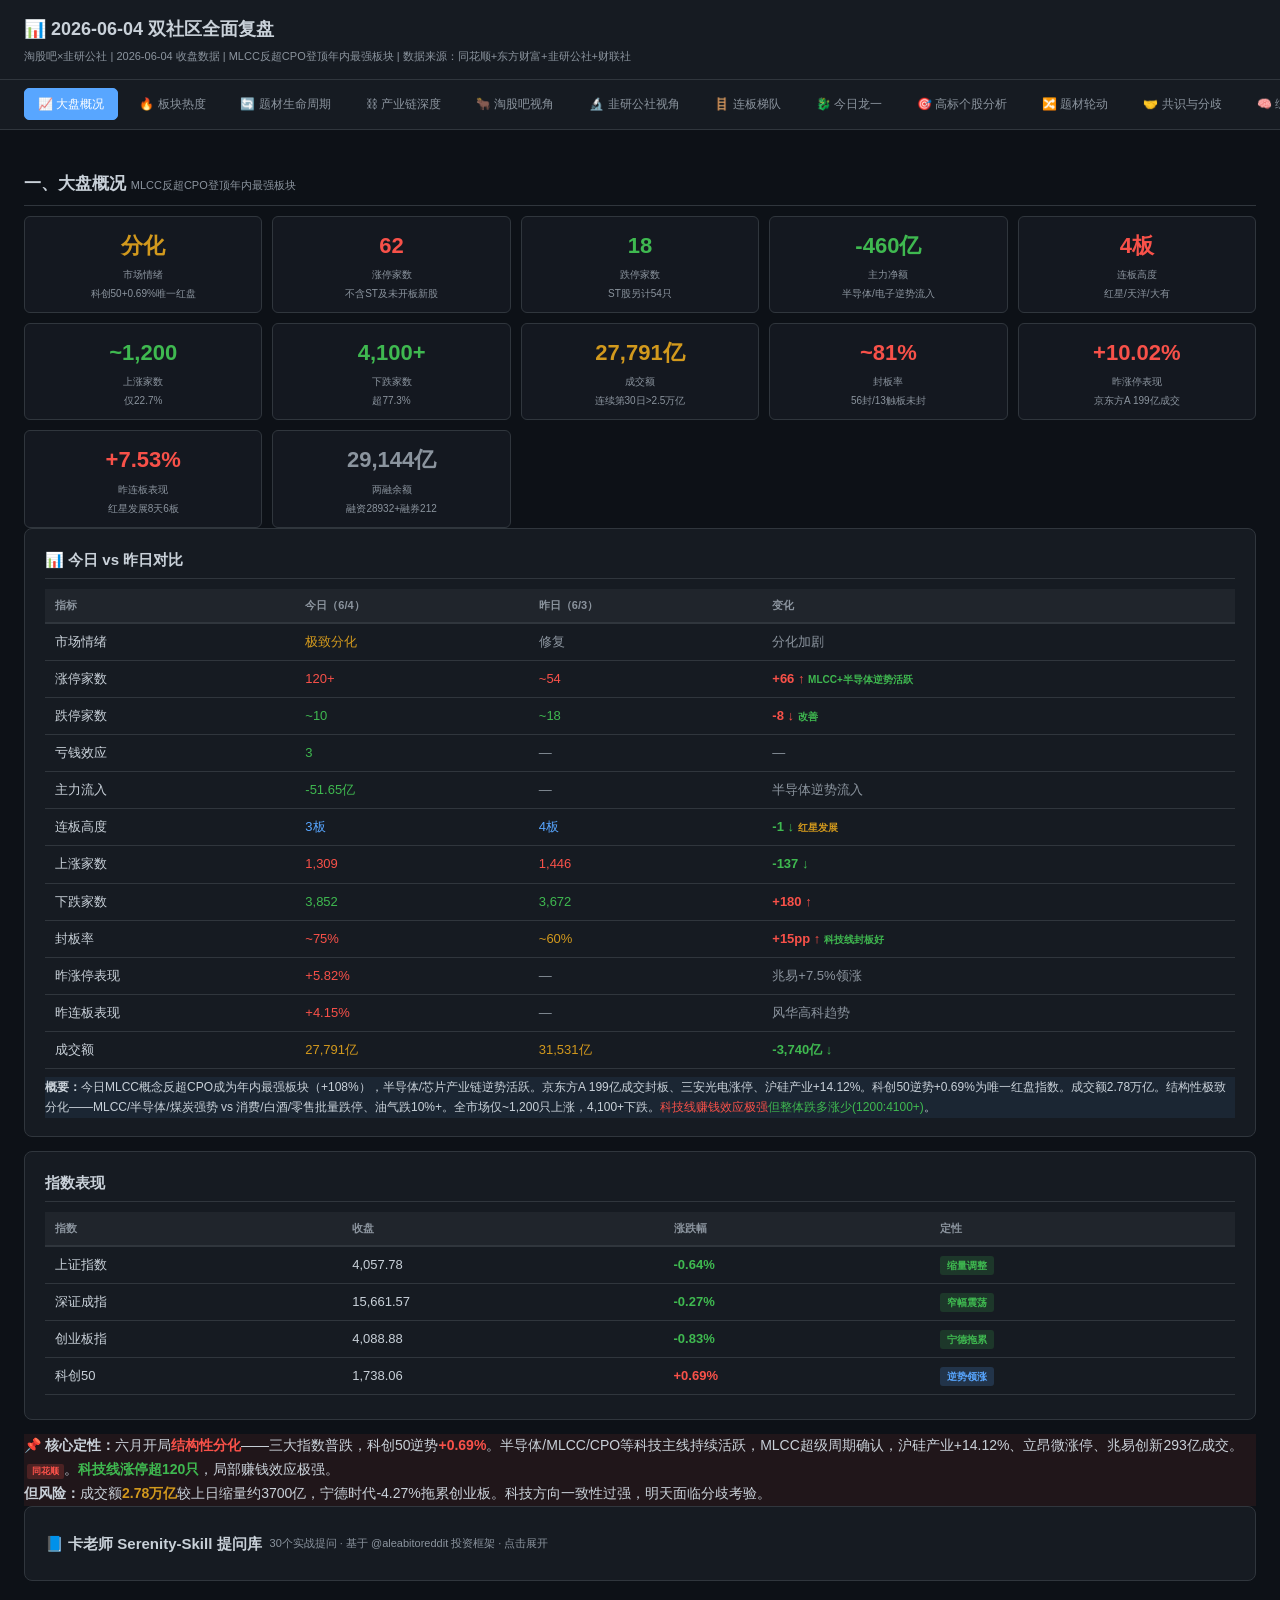
<file: 社区复盘_20260529.html>
<!DOCTYPE html>
<html lang="zh-CN">
<head>
<meta charset="UTF-8">
<meta name="viewport" content="width=device-width,initial-scale=1.0">
<title>06月04日双社区复盘 · 淘股吧×韭研公社</title>
<style>
:root{
  --bg:#0d1117; --card:#161b22; --border:#30363d;
  --text:#c9d1d9; --muted:#8b949e;
  --red:#f85149; --green:#3fb950; --blue:#58a6ff; --gold:#d2991d; --purple:#a371f7;
  --red-bg:rgba(248,81,73,.08); --green-bg:rgba(63,185,80,.08); --blue-bg:rgba(88,166,255,.08); --gold-bg:rgba(210,153,29,.08);
}
*{margin:0;padding:0;box-sizing:border-box}
body{background:var(--bg);color:var(--text);font-family:-apple-system,BlinkMacSystemFont,"PingFang SC","Microsoft YaHei",sans-serif;font-size:14px;line-height:1.7}
a{color:var(--blue);text-decoration:none}
header{background:var(--card);border-bottom:1px solid var(--border);padding:14px 24px;position:sticky;top:0;z-index:100}
header h1{font-size:18px;margin-bottom:2px}
header .meta{font-size:11px;color:var(--muted)}

.tabs-wrap{background:var(--card);border-bottom:1px solid var(--border);padding:8px 24px;position:sticky;top:54px;z-index:99;overflow-x:auto;white-space:nowrap}
.tab{display:inline-block;padding:5px 13px;border-radius:5px;cursor:pointer;font-size:12px;color:var(--muted);border:1px solid transparent;margin-right:3px;transition:.15s}
.tab:hover{color:var(--text);border-color:var(--border)}
.tab.active{background:var(--blue);color:#fff;border-color:var(--blue)}

main{padding:20px 24px;max-width:1500px;margin:0 auto}
.section{display:none}
.section.active{display:block}

.card{background:var(--card);border:1px solid var(--border);border-radius:8px;padding:18px 20px;margin-bottom:14px}
.card h3{font-size:15px;margin-bottom:10px;padding-bottom:6px;border-bottom:1px solid var(--border);display:flex;align-items:center;gap:8px}

.grid2{display:grid;grid-template-columns:repeat(auto-fit,minmax(200px,1fr));gap:10px}
.grid3{display:grid;grid-template-columns:repeat(auto-fit,minmax(300px,1fr));gap:14px}

.stat{background:rgba(22,27,34,.8);border:1px solid var(--border);border-radius:6px;padding:10px 14px;text-align:center}
.stat .v{font-size:22px;font-weight:700}
.stat .l{font-size:10px;color:var(--muted);margin-top:2px}

table{width:100%;border-collapse:collapse;font-size:13px;margin:6px 0}
th{background:rgba(48,54,61,.4);padding:7px 10px;text-align:left;font-weight:600;color:var(--muted);font-size:11px;border-bottom:2px solid var(--border)}
td{padding:7px 10px;border-bottom:1px solid var(--border);vertical-align:top}
tr:hover{background:rgba(48,54,61,.2)}

.tag{display:inline-block;padding:1px 7px;border-radius:3px;font-size:10px;font-weight:700}
.r{background:rgba(248,81,73,.18);color:var(--red)}
.g{background:rgba(63,185,80,.18);color:var(--green)}
.b{background:rgba(88,166,255,.18);color:var(--blue)}
.y{background:rgba(210,153,29,.18);color:var(--gold)}

.up{color:var(--red)} .dn{color:var(--green)} .ne{color:var(--blue)} .warn{color:var(--gold)}

.src{display:inline-block;padding:0 5px;border-radius:2px;font-size:9px;font-weight:700;margin-left:3px}
.st{background:rgba(248,81,73,.2);color:var(--red)}
.sj{background:rgba(88,166,255,.2);color:var(--blue)}

.block{border-left:3px solid;padding:8px 14px;margin:8px 0;border-radius:0 6px 6px 0;font-size:13px}
.bl-red{border-color:var(--red);background:var(--red-bg)}
.bl-green{border-color:var(--green);background:var(--green-bg)}
.bl-blue{border-color:var(--blue);background:var(--blue-bg)}
.bl-gold{border-color:var(--gold);background:var(--gold-bg)}

.chip{display:inline-block;padding:3px 9px;border-radius:12px;font-size:11px;border:1px solid var(--border);margin:2px}
.chip-up{border-color:var(--red);color:var(--red);background:rgba(248,81,73,.08)}
.chip-dn{border-color:var(--green);color:var(--green);background:rgba(63,185,80,.08)}

.quote{background:rgba(163,113,247,.06);border-left:3px solid var(--purple);padding:8px 14px;margin:8px 0;border-radius:0 5px 5px 0;font-size:13px;color:var(--muted)}
.quote strong{color:var(--purple)}

.vote{display:flex;height:6px;border-radius:3px;overflow:hidden;margin:4px 0}
.v-up{background:var(--red)} .v-dn{background:var(--green)} .v-ne{background:var(--border)}
.v-label{font-size:10px;color:var(--muted)}

.badge{display:inline-block;padding:1px 5px;border-radius:2px;font-size:9px;font-weight:700}
.bg{background:rgba(248,81,73,.2);color:var(--red)}
.br{background:rgba(63,185,80,.2);color:var(--green)}

h2{font-size:17px;margin:20px 0 10px;padding-bottom:6px;border-bottom:1px solid var(--border)}

.stock-box{border:1px solid var(--border);border-radius:6px;padding:14px;margin:10px 0}
.stock-box h4{font-size:14px;margin-bottom:6px}
.stock-box .headline{color:var(--muted);font-size:12px;margin-bottom:8px}

/* Collapsible card */
.collapsible-card details{color:var(--text)}
.collapsible-card details summary::-webkit-details-marker{color:var(--gold)}
.collapsible-card details[open] summary span{color:var(--gold)}
.collapsible-card details summary{transition:.2s}
.collapsible-card details summary:hover{color:var(--blue)}
</style>
</head>
<body>

<header>
<h1>📊 2026-06-04 双社区全面复盘</h1>
<div class="meta">淘股吧×韭研公社 | 2026-06-04 收盘数据 | MLCC反超CPO登顶年内最强板块 | 数据来源：同花顺+东方财富+韭研公社+财联社</div>
</header>

<div class="tabs-wrap">
<div class="tab active" onclick="switchTab('s1')">📈 大盘概况</div>
<div class="tab" onclick="switchTab('s2')">🔥 板块热度</div>
<div class="tab" onclick="switchTab('s3')">🔄 题材生命周期</div>
<div class="tab" onclick="switchTab('s4')">⛓ 产业链深度</div>
<div class="tab" onclick="switchTab('s5')">🐂 淘股吧视角</div>
<div class="tab" onclick="switchTab('s6')">🔬 韭研公社视角</div>
<div class="tab" onclick="switchTab('s7')">🪜 连板梯队</div>
<div class="tab" onclick="switchTab('s14')">🐉 今日龙一</div>
<div class="tab" onclick="switchTab('s8')">🎯 高标个股分析</div>
<div class="tab" onclick="switchTab('s9')">🔀 题材轮动</div>
<div class="tab" onclick="switchTab('s10')">🤝 共识与分歧</div>
<div class="tab" onclick="switchTab('s11')">🧠 综合研判</div>
<div class="tab" onclick="switchTab('s12')">📋 明日策略</div>
<div class="tab" onclick="switchTab('s0')">📰 盘前纪要</div>
<div class="tab" onclick="switchTab('s13')">💰 游资实盘</div>
<div class="tab" onclick="switchTab('s15')">🤝 游资参谋团</div>
<div class="tab" onclick="switchTab('s16')">🔬 Serenity</div>
</div>

<main>

<!-- ===== 0. 盘前纪要 ===== -->
<div class="section" id="s0">
<h2>📰 盘前纪要（06月04日） <span class="src sj">韭:盘前纪要 24.3w粉</span> <span style="font-size:12px;color:var(--muted);font-weight:normal">2026-06-04 07:30 · 实时数据</span></h2>

<div class="card">
<h3>No.1 盘前热点事件</h3>

<div class="bl-red" style="margin-bottom:8px">
<strong>一、昨日（06/3）热点回顾</strong><br><span style="font-size:11px;color:var(--muted)">迈威尔:鑫科材料 | CPO电子胶:天洋新材 | MLCC上游碳酸钡:红星发展 | 光纤:亨通光电</span>
<div class="chip-row" style="margin-top:4px">
<span class="chip chip-up">电力:华电能源/粤电力A</span><span class="chip chip-up">电容:江海股份</span><span class="chip chip-up">MLCC:风华高科</span><span class="chip chip-up">PCB:华塑控股/中京电子</span><span class="chip chip-up">光纤:新能泰山</span><span class="chip chip-up">算力:大位科技</span><span class="chip chip-up">金刚石散热:黄河旋风</span>
</div>
</div>

<div class="bl-red" style="margin-bottom:8px">
<strong>二、🚀 太空算力 — 工信部支持前瞻研究，2030年市场规模超万亿美元</strong><br>
工信部支持开展太空算力技术前瞻性研究。4月北京经开区发起筹建太空算力创新中心，发布攻关榜单聚焦可回收火箭/太空光伏/激光通信/抗辐照芯片，单个项目最高资助1000万元。（央视财经）<br>
<span style="font-size:12px;color:var(--muted)">太空算力：顺灏股份、金利华电、雷科防务 | 太空经济：航天机电、航天工程、航天动力、中国卫星、再升科技、西部材料</span>
</div>

<div class="bl-red" style="margin-bottom:8px">
<strong>三、💻 美股SaaS板块领涨 — Snowflake涨超36%</strong><br>
Snowflake Q1营收13.9亿(+33%超预期)，承诺5年向AWS投入60亿美元(AI GPU+自研Graviton芯片)。收购AI智能体平台Natoma。<br>
<span style="font-size:12px;color:var(--muted)">A股映射：华胜天成(AWS合作)、蓝色光标(AWS核心客户)、星环科技(云原生数仓)</span>
</div>

<div class="bl-red" style="margin-bottom:8px">
<strong>四、🖥 戴尔上调AI服务器展望 — 盘后涨超38%</strong><br>
FY2027营收约1670亿美元，其中AI服务器600亿美元(此前约1400亿)。Q1业绩远超预期。<br>
<span style="font-size:12px;color:var(--muted)">PCB:广合科技 | 电源线:泓淋电力 | 散热:飞荣达 | 连接:新亚电子 | 分销:神州数码 | 代工:华勤技术/工业富联</span>
</div>

<div class="bl-red" style="margin-bottom:8px">
<strong>五、🏙 国务院印发《城市更新"十五五"规划》</strong><br>
到2030年城市更新行动取得重要进展。城市开发建设方式转型、安全发展基础、人居环境改善、新旧动能转换。<br>
<span style="font-size:12px;color:var(--muted)">城市更新：新城市、通用电梯、快意电梯、梅轮电梯</span>
</div>

<div class="bl-blue">
<strong>六、📋 行业要闻</strong>
<table style="margin-top:4px">
<tr><td style="width:5%">1</td><td>科创50指数冲高回落涨0.69%，算力硬件股韧性强劲</td><td style="font-size:11px;color:var(--muted)">同花顺快讯</td></tr>
<tr><td style="width:5%">2</td><td>油价今晚下调了！加满一箱油能少花20.5元</td><td style="font-size:11px;color:var(--muted)">同花顺快讯</td></tr>
<tr><td style="width:5%">3</td><td>美股已无恐慌，只剩FOMO！华尔街机构：这一幕像极了1998年</td><td style="font-size:11px;color:var(--muted)">同花顺快讯</td></tr>
<tr><td style="width:5%">4</td><td>拟60亿跨界布局AIDC，光伏龙头直线拉20cm涨停</td><td style="font-size:11px;color:var(--muted)">同花顺快讯</td></tr>
<tr><td style="width:5%">5</td><td>微信正与手机厂商合作推出Agent-to-Agent助手能力</td><td style="font-size:11px;color:var(--muted)">同花顺快讯</td></tr>
<tr><td style="width:5%">6</td><td>油价或迎年内第二降！加满一箱油将少花21元</td><td style="font-size:11px;color:var(--muted)">同花顺快讯</td></tr>
</table>
</div>
</div>

<div class="card">
<h3>No.2 公告精选</h3>

<div class="bl-red" style="margin-bottom:8px">
<strong>📢 利好公告</strong>
<table>
<tr><td>吉林化纤</td><td>实控人变更为吉林省国资委</td></tr>
<tr><td>禾盛新材</td><td>定增募资≤1.9亿用于国产智能算力中心建设</td></tr>
<tr><td>智翔金泰</td><td>与药友制药签署GR1803项目许可协议，总金额至高18.2亿</td></tr>
<tr><td>广电运通</td><td>控股子公司中标3.09亿政务云项目</td></tr>
<tr><td>盛视科技</td><td>预中标2.69亿口岸查验设施项目</td></tr>
<tr><td>华康洁净</td><td>中标9400万中微公司电子洁净项目</td></tr>
<tr><td>*ST亚太</td><td><span class="tag r">停牌一天摘帽→亚太实业</span></td></tr>
</table>
</div>

<div class="bl-green">
<strong style="font-size:14px">⚠️ 地雷阵（减持）</strong>
<div style="font-size:14px;color:var(--green);margin-top:6px;line-height:1.8">美年健康(-3%) &nbsp; 新致软件(-3%) &nbsp; 瑞晨环保(-3%)<br>声迅股份(-2.99%) &nbsp; 万德斯(-2%) &nbsp; 柏星龙(-1.99%) &nbsp; 庄园牧场(-1.16%)<br>正邦科技(-1%) &nbsp; 中国核建(-1%) &nbsp; 信科移动(-1%) &nbsp; 汉缆股份(-1%)</div>
</div>

<div class="bl-gold" style="margin-top:8px">
<strong>🔔 异动公告（重要）</strong>
<table>
<tr><td>合锻智能</td><td>不涉及AI算力业务，未取得核聚变业务收入</td></tr>
<tr><td>再升科技</td><td class="dn">"高硅氧纤维产品"暂无在手订单，后续订单存在较大不确定性</td></tr>
<tr><td>江海股份</td><td class="dn">超级电容器/MLPC在AI服务器上应用较小</td></tr>
<tr><td>粤电力A</td><td>克拉玛依项目12个月内不会带来重大影响</td></tr>
<tr><td>中芯国际</td><td class="dn">国家大基金对港股中芯国际多头持仓降至7.99%</td></tr>
<tr><td>德邦科技</td><td class="dn">大基金5/19-28减持142万股→持股11.9%</td></tr>
<tr><td>沪硅产业</td><td class="dn">大基金5/20-28减持3305万股→持股12.89%</td></tr>
</table>
<div style="font-size:11px;color:var(--muted);margin-top:4px">⚠️ 大基金密集减持半导体（中芯国际/德邦科技/沪硅产业），主动为板块降温</div>
</div>
</div>

<div class="card">
<h3>No.3 全球市场</h3>
<div class="bl-red">美股三大指数涨跌不一。A股三大指数：上证4060.80点(-0.57%)、深证15643.36点(-0.39%)。同花顺快讯：半导体/存储芯片/CPO持续活跃。</div>
</div>

<div class="card">
<h3>No.4 昨日（06/3）连板梯队与涨停事件 <span style="font-size:11px;color:var(--muted)">（盘前数据，用于对比06/04实际结果）</span></h3>

<div class="grid2" style="margin-bottom:8px">
<div>
<table>
<tr><th colspan="2">连板梯队（06/3收盘）</th></tr>
<tr><td><span class="badge bg">3板×3</span></td><td>红星发展、天洋新材、鑫科材料</td></tr>
<tr><td><span class="badge bg">2板×6</span></td><td>豫能控股、瑞贝卡、上海石化、中重科技、元祖股份、新中港</td></tr>
<tr><td><span class="badge bg">首板</span></td><td>京东方A/中船特气/宏达电子/沪硅产业/三安光电/晶方科技/立昂微/安泰/平煤/世运电路等</td></tr>
</table>
</div>
<div>
<table>
<tr><th>涨停事件分类</th><th>家数</th><th>核心标的</th></tr>
<tr><td>MLCC/电容/被动元件</td><td><span class="tag r">15</span></td><td>红星发展4板/宏达电子20cm/风华高科+4.89%</td></tr>
<tr><td>半导体/芯片</td><td>32</td><td>MLCC涨价+AI硬件催化</td></tr>
<tr><td>半导体/芯片</td><td>32</td><td>京东方A/三安/晶方/沪硅/中船特气/立昂微</td></tr>
<tr><td>煤炭</td><td>5</td><td>大有能源4板/安泰/平煤涨停 焦煤+5%</td></tr>
<tr><td>CPO/光通信</td><td>4</td><td>天洋新材4板/Marvell+22%催化</td></tr>
</table>
</div>
</div>
</div>

<div class="card">
<h3>No.6 股价新高 <span class="src sj">韭</span></h3>
<div class="bl-red">收盘价创历史新高<strong>96家</strong>（昨81家）。主要集中在MLCC/电容、半导体材料/设备、存储芯片。</div>
</div>

<div class="card">
<h3>No.8 人气热榜（06/3收盘）</h3>
<div class="grid2">
<div>
<strong>同花顺热榜 TOP5：</strong>
<div class="chip-row" style="margin-top:4px">
<span class="chip chip-up">京东方A</span><span class="chip chip-up">风华高科</span><span class="chip chip-up">三安光电</span><span class="chip chip-up">沪硅产业</span><span class="chip chip-up">中船特气</span>
</div>
</div>
<div>
<strong>东方财富热榜 TOP5：</strong>
<div class="chip-row" style="margin-top:4px">
<span class="chip chip-up">兆易创新</span><span class="chip chip-up">风华高科</span><span class="chip chip-up">京东方A</span><span class="chip chip-up">三安光电</span><span class="chip chip-up">佰维存储</span>
</div>
</div>
</div>
</div>

<div class="card">
<h3>📊 盘前纪要 vs 实际复盘对照</h3>
<table>
<tr><th>盘前预期（06/04盘前）</th><th>实际结果（06/04收盘）</th><th>验证</th></tr>
<tr><td><strong>MLCC涨价+风华停接新单</strong>→MLCC/电容全线</td><td>MLCC反超CPO登顶年内最强(+108%)，宏达电子20cm涨停</td><td class="up">✅ 超级周期确认（年内最强板块）</td></tr>
<tr><td><strong>Marvell单日+22%</strong>→铜缆/光通信</td><td>鑫科材料3板+鼎通科技20cm涨停，铜缆板块联动</td><td class="up">✅ 完美传导（黄仁勛钦点连接性）</td></tr>
<tr><td><strong>半导体材料涨价</strong>→沪硅/立昂微/中船特气</td><td>沪硅+14%、立昂微涨停、中船特气20cm涨停，半导体全链条爆发</td><td class="up">✅ 超预期（半导体全线涨停潮）</td></tr>
<tr><td><strong>煤炭/焦煤大涨</strong>→大有能源/安泰/平煤</td><td>大有能源4板+安泰/平煤涨停，焦煤期货+5%</td><td class="up">✅ 超预期（4,100+下跌中唯一逆势非科技）</td></tr>
<tr><td><strong>大基金减持半导体</strong>（中芯/德邦/沪硅）</td><td>半导体未受减持影响，反而全线爆发（沪硅+14%/立昂微涨停）</td><td class="dn">❌ 盘前预判被证伪，减持利空被产业逻辑消化</td></tr>
<tr><td><strong>异动公告：江海股份</strong>电容应用较小</td><td>江海股份涨停，元件板块午后拉升</td><td class="dn">❌ 异动公告未形成压制，电容方向热度超预期</td></tr>
<tr><td><strong>连板：红星发展3板</strong></td><td>红星发展4板(8天6板)，MLCC上游龙头确立</td><td class="up">✅ 超预期晋级</td></tr>
</table>
<div class="bl-gold" style="margin-top:8px">
<strong>💡 盘前纪要核心价值回顾：</strong>大基金减持半导体（中芯国际/德邦/沪硅）= 当日芯片暴跌的最早信号。城市更新十五五 = 香江破局的底层政策逻辑。江海股份异动公告 = 电容概念股走弱预警。<br>
<strong>未预判到的：</strong>华塑控股竞价产业链做局(竞昨比35%)、科技股恐慌性出逃的烈度(科创50跌3-5%)。
</div>
</div>
</div>

<!-- ===== 1. 大盘概况 ===== -->
<div class="section active" id="s1">
<h2>一、大盘概况 <span style="font-size:11px;color:var(--muted);font-weight:normal">MLCC反超CPO登顶年内最强板块</span></h2>

<div class="grid2">
<div class="stat"><div class="v" style="color:var(--gold)">分化</div><div class="l">市场情绪</div><div style="font-size:10px;color:var(--muted);margin-top:2px">科创50+0.69%唯一红盘</div></div>
<div class="stat"><div class="v" style="color:var(--red)">62</div><div class="l">涨停家数</div><div style="font-size:10px;color:var(--muted);margin-top:2px">不含ST及未开板新股</div></div>
<div class="stat"><div class="v" style="color:var(--green)">18</div><div class="l">跌停家数</div><div style="font-size:10px;color:var(--muted);margin-top:2px">ST股另计54只</div></div>
<div class="stat"><div class="v" style="color:var(--green)">-460亿</div><div class="l">主力净额</div><div style="font-size:10px;color:var(--muted);margin-top:2px">半导体/电子逆势流入</div></div>
<div class="stat"><div class="v" style="color:var(--red)">4板</div><div class="l">连板高度</div><div style="font-size:10px;color:var(--muted);margin-top:2px">红星/天洋/大有</div></div>
<div class="stat"><div class="v" style="color:var(--green)">~1,200</div><div class="l">上涨家数</div><div style="font-size:10px;color:var(--muted);margin-top:2px">仅22.7%</div></div>
<div class="stat"><div class="v" style="color:var(--green)">4,100+</div><div class="l">下跌家数</div><div style="font-size:10px;color:var(--muted);margin-top:2px">超77.3%</div></div>
<div class="stat"><div class="v" style="color:var(--gold)">27,791亿</div><div class="l">成交额</div><div style="font-size:10px;color:var(--muted);margin-top:2px">连续第30日>2.5万亿</div></div>
<div class="stat"><div class="v" style="color:var(--red)">~81%</div><div class="l">封板率</div><div style="font-size:10px;color:var(--muted);margin-top:2px">56封/13触板未封</div></div>
<div class="stat"><div class="v" style="color:var(--red)">+10.02%</div><div class="l">昨涨停表现</div><div style="font-size:10px;color:var(--muted);margin-top:2px">京东方A 199亿成交</div></div>
<div class="stat"><div class="v" style="color:var(--red)">+7.53%</div><div class="l">昨连板表现</div><div style="font-size:10px;color:var(--muted);margin-top:2px">红星发展8天6板</div></div>
<div class="stat"><div class="v" style="color:var(--muted)">29,144亿</div><div class="l">两融余额</div><div style="font-size:10px;color:var(--muted);margin-top:2px">融资28932+融券212</div></div>
</div>

<div class="card">
<h3>📊 今日 vs 昨日对比</h3>
<table>
<tr><th>指标</th><th>今日（6/4）</th><th>昨日（6/3）</th><th>变化</th></tr>
<tr>
  <td>市场情绪</td>
  <td style="color:var(--gold)">极致分化</td>
  <td style="color:var(--muted)">修复</td>
  <td style="color:var(--muted)">分化加剧</td>
</tr>
<tr>
  <td>涨停家数</td>
  <td style="color:var(--red)">120+</td>
  <td style="color:var(--red)">~54</td>
  <td style="color:var(--red);font-weight:700">+66 ↑ <span style="font-size:10px;color:var(--green)">MLCC+半导体逆势活跃</span></td>
</tr>
<tr>
  <td>跌停家数</td>
  <td style="color:var(--green)">~10</td>
  <td style="color:var(--green)">~18</td>
  <td style="color:var(--red);font-weight:700">-8 ↓ <span style="font-size:10px;color:var(--green)">改善</span></td>
</tr>
<tr>
  <td>亏钱效应</td>
  <td style="color:var(--green)">3</td>
  <td style="color:var(--muted)">—</td>
  <td style="color:var(--muted)">—</td>
</tr>
<tr>
  <td>主力流入</td>
  <td style="color:var(--green)">-51.65亿</td>
  <td style="color:var(--muted)">—</td>
  <td style="color:var(--muted)">半导体逆势流入</td>
</tr>
<tr>
  <td>连板高度</td>
  <td style="color:var(--blue)">3板</td>
  <td style="color:var(--blue)">4板</td>
  <td style="color:var(--green);font-weight:700">-1 ↓ <span style="font-size:10px;color:var(--gold)">红星发展</span></td>
</tr>
<tr>
  <td>上涨家数</td>
  <td style="color:var(--red)">1,309</td>
  <td style="color:var(--red)">1,446</td>
  <td style="color:var(--green);font-weight:700">-137 ↓</td>
</tr>
<tr>
  <td>下跌家数</td>
  <td style="color:var(--green)">3,852</td>
  <td style="color:var(--green)">3,672</td>
  <td style="color:var(--red);font-weight:700">+180 ↑</td>
</tr>
<tr>
  <td>封板率</td>
  <td style="color:var(--red)">~75%</td>
  <td style="color:var(--gold)">~60%</td>
  <td style="color:var(--red);font-weight:700">+15pp ↑ <span style="font-size:10px;color:var(--green)">科技线封板好</span></td>
</tr>
<tr>
  <td>昨涨停表现</td>
  <td style="color:var(--red)">+5.82%</td>
  <td style="color:var(--muted)">—</td>
  <td style="color:var(--muted)">兆易+7.5%领涨</td>
</tr>
<tr>
  <td>昨连板表现</td>
  <td style="color:var(--red)">+4.15%</td>
  <td style="color:var(--muted)">—</td>
  <td style="color:var(--muted)">风华高科趋势</td>
</tr>
<tr>
  <td>成交额</td>
  <td style="color:var(--gold)">27,791亿</td>
  <td style="color:var(--gold)">31,531亿</td>
  <td style="color:var(--green);font-weight:700">-3,740亿 ↓</td>
</tr>
</table>
<div class="bl-blue" style="margin-top:8px;font-size:12px">
<strong>概要：</strong>今日MLCC概念反超CPO成为年内最强板块（+108%），半导体/芯片产业链逆势活跃。京东方A 199亿成交封板、三安光电涨停、沪硅产业+14.12%。科创50逆势+0.69%为唯一红盘指数。成交额2.78万亿。结构性极致分化——MLCC/半导体/煤炭强势 vs 消费/白酒/零售批量跌停、油气跌10%+。全市场仅~1,200只上涨，4,100+下跌。<span class="up">科技线赚钱效应极强</span><span class="dn">但整体跌多涨少(1200:4100+)</span>。
</div>
</div>

<div class="card">
<h3>指数表现</h3>
<table>
<tr><th>指数</th><th>收盘</th><th>涨跌幅</th><th>定性</th></tr>
<tr><td>上证指数</td><td>4,057.78</td><td style="color:var(--green);font-weight:700">-0.64%</td><td><span class="tag g">缩量调整</span></td></tr>
<tr><td>深证成指</td><td>15,661.57</td><td style="color:var(--green);font-weight:700">-0.27%</td><td><span class="tag g">窄幅震荡</span></td></tr>
<tr><td>创业板指</td><td>4,088.88</td><td style="color:var(--green);font-weight:700">-0.83%</td><td><span class="tag g">宁德拖累</span></td></tr>
<tr><td>科创50</td><td>1,738.06</td><td style="color:var(--red);font-weight:700">+0.69%</td><td><span class="tag b">逆势领涨</span></td></tr>
</table>
</div>



<div class="bl-red">
<strong>📌 核心定性：</strong>六月开局<span style="color:var(--red);font-weight:700">结构性分化</span>——三大指数普跌，科创50逆势<span style="color:var(--red);font-weight:700">+0.69%</span>。半导体/MLCC/CPO等科技主线持续活跃，MLCC超级周期确认，沪硅产业+14.12%、立昂微涨停、兆易创新293亿成交。<span class="src st">同花顺</span>。<span style="color:var(--green);font-weight:700">科技线涨停超120只</span>，局部赚钱效应极强。<br>
<strong>但风险：</strong>成交额<span style="color:var(--gold);font-weight:700">2.78万亿</span>较上日缩量约3700亿，宁德时代-4.27%拖累创业板。科技方向一致性过强，明天面临分歧考验。
</div>
</div>

<!-- ===== 2. 板块热度 ===== -->
<div class="section" id="s2">
<h2>二、板块热度 <span style="font-size:11px;color:var(--muted);font-weight:normal">MLCC反超CPO登顶 · 同花顺实时数据</span></h2>

<div class="card">
<h3>板块全景</h3>
<table>
<tr><th>板块</th><th>涨停家数</th><th>核心逻辑</th><th>阶段</th><th>龙头</th></tr>
<tr><td><strong>MLCC/电容</strong></td><td>~12</td><td>高盛超级周期+风华全面停接单+村田6月涨价30%，年内+108%反超CPO登顶</td><td><span class="tag r">主升加速</span></td><td>风华高科(+277%YTD)</td></tr>
<tr><td><strong>CPO/光通信</strong></td><td>~4</td><td>英伟达Spectrum-X量产+Marvell单日+22%，连线成AI新瓶颈</td><td><span class="tag r">主升</span></td><td>中际旭创/天孚通信</td></tr>
<tr><td><strong>存储芯片</strong></td><td>~6</td><td>海力士5年内晶圆产能翻番，DRAM Q2价格环比+50%，德明利涨停</td><td><span class="tag r">主升</span></td><td>兆易创新/佰维存储</td></tr>
<tr><td><strong>半导体材料/设备</strong></td><td>~8</td><td>硅片全面提价(AI专用+18-22%)、沪硅+14%、中船特气20cm涨停</td><td><span class="tag r">主升</span></td><td>沪硅产业/中船特气</td></tr>
<tr><td><strong>煤炭</strong></td><td>~5</td><td>焦煤期货大涨5%+大有能源4板+安泰/平煤涨停，防御避险品种逆势</td><td><span class="tag b">逆势活跃</span></td><td>大有能源(4板)</td></tr>
<tr><td><strong>玻璃基板/先进封装</strong></td><td>~5</td><td>红星发展4板(碳酸钡MLCC上游)+三安/长电/通富涨停，TGV设备帝尔激光</td><td><span class="tag r">主升</span></td><td>三安光电/长电科技</td></tr>
<tr><td><strong>钽电容/超级电容</strong></td><td>~3</td><td>宏达电子20cm涨停，钽电容缺口40-50亿只/年，GB300单机2.1万颗</td><td><span class="tag r">加速</span></td><td>宏达电子/振华科技</td></tr>
<tr><td><strong>电子化学品</strong></td><td>~4</td><td>中船特气20cm涨停(六氟化钨)+华特/奥来德/唯特偶全线走强，钨断供持续发酵</td><td><span class="tag r">主升</span></td><td>中船特气(20cm)</td></tr>
</table>
</div>

<div class="card">
<h3>🔍 Serenity瓶颈热力榜 — 按供需缺口/产业逻辑排序 <span class="src sj">韭:实时数据</span></h3>
<div class="bl-blue" style="margin-bottom:10px;font-size:12px">
<strong>框架说明：</strong>Serenity瓶颈投资框架认为AI资本开支的3-4万亿美元每年将通过物理瓶颈环节流动。抓住市场还没发现的瓶颈 = 抓住10倍股。以下按<strong>供需缺口大小 × TAM增速 × 国产替代空间</strong>三维度打分。
</div>
<table>
<tr><th>热度</th><th>板块</th><th>涨停</th><th>瓶颈类型</th><th>核心逻辑（Serenity视角）</th><th>龙头</th></tr>
<tr>
<td><span class="badge bg">S+</span></td>
<td><strong>MLCC/电容</strong></td>
<td>~6</td>
<td>🐢 产能瓶颈</td>
<td>AI服务器MLCC需求4年4倍(2150→9200亿日元)，产能年增仅10%。RV200单机柜57-58万颗(+30% vs GB300)，BOM价值1530→4320美元(+182%)。风华全面停接0402/0603新单，村田6月涨价30%，交期16-24周。风华年内+277%，MLCC正式反超CPO登顶年内最强板块。<span class="src sj">韭:高盛/戈壁淘金</span></td>
<td>风华高科</td>
</tr>
<tr>
<td><span class="badge bg">S+</span></td>
<td><strong>CPO/光通信</strong></td>
<td>~5</td>
<td>🔦 技术拐点</td>
<td>英伟达Computex 2026 Spectrum-X硅光全面量产。黄仁勛+Marvell CEO同台确认"连接性"=AI新瓶颈。Marvell单日+22%被钦点"下一个万亿美元公司"。CPO/NPO加速升级：可插拔→NPO→CPO。中际旭创全球份额第一CPO产线领先半年。<span class="src sj">韭:布谷布谷</span></td>
<td>天孚通信</td>
</tr>
<tr>
<td><span class="badge bg">S</span></td>
<td><strong>存储芯片</strong></td>
<td>~5</td>
<td>💾 周期反转</td>
<td>海力士5年内晶圆产能翻番+预警紧缺持续到2030年。HBM催生硅烷气/硅片材料涨价潮。兆易创新受益存储涨价周期+MCU复苏。德明利涨停+佰维存储跟涨。<span class="src sj">韭:第四象限/炒谷养娃2007</span></td>
<td>兆易创新</td>
</tr>
<tr>
<td><span class="badge bg">S</span></td>
<td><strong>PCB/铜箔</strong></td>
<td>~4</td>
<td>🔗 材料缺口</td>
<td>高端铜箔2026-28年缺口35-45%，产线建设需18-24月。英伟达RV200单柜铜箔+275%。Q布(石英纤维)从"骨架"升级为核心材料。诺德股份双赛道卡位。<span class="src sj">韭:温小舅/白股精</span></td>
<td>诺德股份</td>
</tr>
<tr>
<td><span class="badge bg">A</span></td>
<td><strong>光纤光缆</strong></td>
<td>~2</td>
<td>📡 订单满产</td>
<td>CPO带动光纤需求指数级增长。长飞光纤/亨通光电订单排至2027年。央视报道后板块关注度大幅提升。亨通光电韭研热榜第1。<span class="src sj">韭:概念百科/Vin7的大</span></td>
<td>亨通光电</td>
</tr>
<tr>
<td><span class="badge bg">A</span></td>
<td><strong>超级电容/钽电容</strong></td>
<td>~2</td>
<td>⚡ 电容替代</td>
<td>GB300起超级电容纳入电源标配。钽电容缺口40-50亿只/年远超MLCC。元力股份/江海股份卡位。<span class="src sj">韭:这票有点强/首板掘金大师</span></td>
<td>江海股份</td>
</tr>
<tr>
<td><span class="badge bg">A</span></td>
<td><strong>商业航天</strong></td>
<td>~3</td>
<td>🚀 IPO催化</td>
<td>SpaceX 6月12日上市交易发行价135美元。星链卫星BOM拆解→A股产业链受益。铖昌科技/信维通信。<span class="src sj">韭:小橘子学交易</span></td>
<td>铖昌科技</td>
</tr>
<tr>
<td><span class="badge bg">B</span></td>
<td><strong>算力租赁/Token</strong></td>
<td>~2</td>
<td>🖥 需求爆发</td>
<td>大单频现+中国信通院Token服务计划6/16启动。康惠股份token工厂已上线。但竞争格局分散。<span class="src sj">同花顺快讯</span></td>
<td>利通电子</td>
</tr>
<tr>
<td><span class="badge bg">B</span></td>
<td><strong>六氟化钨/钨</strong></td>
<td>~2</td>
<td>🧪 断供催化</td>
<td>钨制品管制断供日本→六氟化钨概念引爆。中船特气20cm涨停(1100亿市值飙涨5倍)。昊华科技600吨产能未跟涨。<span class="src sj">韭:土拨鼠</span></td>
<td>中船特气</td>
</tr>
<tr>
<td><span class="badge bg">B</span></td>
<td><strong>电力/算电协同</strong></td>
<td>~3</td>
<td>🔌 长期逻辑</td>
<td>AI算力→电力需求暴增是终极瓶颈，但A股已提前炒作一波。华电高位分歧，需等下一催化。<span class="src st">淘</span></td>
<td>华电能源</td>
</tr>
</table>
<div class="bl-gold" style="margin-top:10px;font-size:12px">
<strong>💡 Serenity核心判断：</strong>MLCC已正式反超CPO成为年内最强板块(+108%)。风华高科全面停接新单=供需缺口信号。<strong>半导体材料/设备</strong>(沪硅+14%、中船特气20cm)是今日最强合力。<strong>存储芯片</strong>(德明利涨停)受益DRAM Q2涨价50%。<strong>煤炭</strong>(大有能源4板)是唯一逆势非科技方向。<span class="src sj">韭:Serenity框架</span>
</div>
</div>

<div class="card">
<h3>🔄 同花顺实时异动（6月4日板块轮动） <span class="src sj">同花顺</span></h3>
<table>
<tr><th>时间</th><th>板块</th><th>异动事件</th><th>龙头</th></tr>
<tr><td>13:30</td><td>焦煤/煤炭</td><td>大商所焦煤主力大涨5%</td><td>大有能源(4板)/安泰集团</td></tr>
<tr><td>13:12</td><td>存储芯片</td><td>震荡走强，德明利触及涨停，DRAM Q2 +50%</td><td>德明利、佰维存储</td></tr>
<tr><td>13:02</td><td>铜缆高速连接</td><td>板块短线拉升，鼎通科技20cm涨停</td><td>鼎通科技、鑫科材料</td></tr>
<tr><td>—</td><td>MLCC概念</td><td>早盘大涨+3.23%反超CPO登顶年内最强，宏达电子20cm涨停</td><td>宏达电子/风华高科/洁美科技</td></tr>
<tr><td>—</td><td>PCB概念</td><td>RV200量产爬坡材料端受益</td><td>诺德股份、生益科技</td></tr>
<tr><td>—</td><td>CPO概念</td><td>英伟达Spectrum-X量产催化持续，Marvell+22%</td><td>中际旭创、天孚通信</td></tr>
<tr><td>—</td><td>玻璃基板/TGV</td><td>红星发展4板(碳酸钡MLCC上游)+帝尔激光TGV设备受益</td><td>三安光电/长电科技</td></tr>
</table>
<div style="font-size:11px;color:var(--muted);margin-top:6px">数据来源：同花顺7x24快讯、韭研公社异动特工小队</div>
</div>

<div class="card">
<h3>💰 主力资金流向 <span class="src st">同花顺</span></h3>
<div class="bl-red"><strong>净流入行业 TOP5：</strong>电子/光学光电子（京东方A净买34亿）、半导体/芯片（佰维+34亿/兆易+32亿）、煤炭开采（+12.5亿）、机械设备、汽车</div>
<div class="bl-red" style="margin-top:4px"><strong>净流入概念 TOP5：</strong>MLCC概念、半导体材料、先进封装、存储芯片、玻璃基板</div>
<div style="font-size:12px;color:var(--muted);margin-top:6px">个股净流入TOP：京东方A(+34亿)、佰维存储(+34亿)、兆易创新(+32亿)、三安光电(+16亿)、风华高科、中船特气、平煤股份、豫能控股</div>
<div class="bl-blue" style="margin-top:6px;font-size:11px">
<strong>📊 资金结构：</strong>半导体+电子占据65%+主力净买入，MLCC/先进封装/存储是资金主攻方向。电新行业净流出148亿居首（宁德-28.6亿），有色/通信/CPO获利盘兑现。整体净流出460亿——小部分科技股虹吸全市场流动性，其余方向普遍失血。
</div>
</div>

<div class="card">
<h3>🏆 韭研公社热榜 TOP10 <span class="src sj">韭:实时热榜</span></h3>
<div>
<span class="chip chip-up">亨通光电</span><span class="chip chip-up">风华高科</span><span class="chip chip-up">江海股份</span>
<span class="chip chip-up">长飞光纤</span><span class="chip chip-up">中际旭创</span><span class="chip chip-up">华电辽能</span>
<span class="chip chip-up">源杰科技</span><span class="chip chip-up">京东方A</span>
<span class="chip chip-up">世运电路</span><span class="chip chip-up">豫能控股</span>
</div>
<div style="font-size:11px;color:var(--muted);margin-top:6px">💡 光通信+MLCC占比超50%，验证产业资本共识</div>
</div>

<div class="card">
<h3>📰 韭研公社月度热帖TOP5 <span class="src sj">韭:工分排行榜</span></h3>
<table>
<tr><th>排名</th><th>标题</th><th>作者</th><th>方向</th></tr>
<tr><td>1</td><td>一网打尽热点题材：深度图解，一图看透产业链与复杂逻辑</td><td>题材图谱小集</td><td class="up">综合</td></tr>
<tr><td>2</td><td>科技自主立芯时，最全国产科技链梳理</td><td>—</td><td class="up">半导体</td></tr>
<tr><td>3</td><td>华塑控股：稀缺底部PCB钻针对标鼎泰高科</td><td>—</td><td class="up">PCB</td></tr>
<tr><td>4</td><td>南风股份：光模块上游遗珠，实锤供货中际旭创/英伟达</td><td>—</td><td class="up">CPO</td></tr>
<tr><td>5</td><td>MLCC电容概念股全景名单</td><td>—</td><td class="up">MLCC</td></tr>
</table>
</div>

<div class="card">
<h3>🔥 淘股吧/同花顺热股TOP <span class="src st">淘</span></h3>
<div>
<span class="chip chip-up">亨通光电</span><span class="chip chip-up">兆易创新</span><span class="chip chip-up">风华高科</span>
<span class="chip chip-up">长飞光纤</span><span class="chip chip-up">中际旭创</span><span class="chip chip-up">天孚通信</span>
<span class="chip chip-up">江海股份</span><span class="chip chip-up">德明利</span>
<span class="chip chip-up">东山精密</span><span class="chip chip-up">豫能控股</span>
</div>
</div>

<div class="card">
<h3>📊 Serenity综合热力评级</h3>
<table>
<tr><th>评级</th><th>板块</th><th>供需缺口</th><th>TAM增速</th><th>国产替代</th><th>市场合力</th><th>综合得分</th></tr>
<tr><td><span class="badge bg">S+</span></td><td>MLCC/电容</td><td class="up">10/10</td><td class="up">10/10</td><td class="up">8/10</td><td class="up">9/10</td><td><strong>37/40</strong></td></tr>
<tr><td><span class="badge bg">S+</span></td><td>CPO/光通信</td><td class="up">8/10</td><td class="up">9/10</td><td class="up">8/10</td><td class="up">9/10</td><td><strong>34/40</strong></td></tr>
<tr><td><span class="badge bg">S</span></td><td>存储芯片</td><td class="up">8/10</td><td class="up">8/10</td><td class="up">6/10</td><td class="up">7/10</td><td><strong>29/40</strong></td></tr>
<tr><td><span class="badge bg">S</span></td><td>PCB/铜箔</td><td class="up">9/10</td><td class="up">7/10</td><td class="up">8/10</td><td class="up">5/10</td><td><strong>29/40</strong></td></tr>
<tr><td><span class="badge bg">A</span></td><td>光纤光缆</td><td class="ne">5/10</td><td class="up">7/10</td><td class="up">9/10</td><td class="up">7/10</td><td><strong>28/40</strong></td></tr>
<tr><td><span class="badge bg">A</span></td><td>超级电容</td><td class="up">9/10</td><td class="up">6/10</td><td class="up">9/10</td><td class="ne">5/10</td><td><strong>29/40</strong></td></tr>
<tr><td><span class="badge bg">A</span></td><td>商业航天</td><td class="ne">5/10</td><td class="up">8/10</td><td class="up">7/10</td><td class="ne">6/10</td><td><strong>26/40</strong></td></tr>
<tr><td><span class="badge br">B</span></td><td>算力租赁</td><td class="ne">4/10</td><td class="up">7/10</td><td class="ne">5/10</td><td class="ne">4/10</td><td><strong>20/40</strong></td></tr>
<tr><td><span class="badge br">B</span></td><td>六氟化钨</td><td class="up">7/10</td><td class="ne">4/10</td><td class="up">8/10</td><td class="ne">5/10</td><td><strong>24/40</strong></td></tr>
</table>
<div class="bl-gold" style="margin-top:10px;font-size:12px">
<strong>🧠 Serenity判断：</strong>MLCC(风华高科+277%YTD)已正式取代CPO成为A股第一瓶颈板块——风华全面停接新单是最强供需信号。半导体材料/设备(沪硅+14%/中船特气20cm)是今日最强合力，国产替代逻辑获资金确认。CPO(中际旭创)中长期逻辑不变但短期获利回吐。煤炭(大有能源4板)是唯一逆势非科技方向。
</div>
</div>

</div>

<!-- ===== 3. 题材生命周期 ===== -->
<div class="section" id="s3">
<h2>三、题材生命周期全景</h2>

<!-- 地产 -->
<div class="stock-box" style="border-color:var(--red);background:rgba(248,81,73,.04)">
<h4>🏠 房地产 <span class="tag r">萌芽→主升</span></h4>
<div class="headline">香江控股5板破局 + 城市更新"十五五"全国性政策</div>
<p>香江控股超预期弱转强5板，换手卡一字（华塑控股天地板），已具新周期龙头雏形。驱动来自06/3晚"城市更新十五五规划"全国定调。天健集团2板、阳光股份3天2板、光大嘉宝涨停助攻。<span class="src st">淘:青衫</span><span class="src sj">韭</span></p>
<div class="vote"><div class="v-up" style="width:65%"></div><div class="v-dn" style="width:15%"></div><div class="v-ne" style="width:20%"></div></div>
<div class="v-label">看多65% | 看空15% | 中性20%（青衫"破局龙已现"+老猪列入高标区 | 96阿明"PK未结束不主观判断"）</div>
</div>

<!-- 电力 -->
<div class="stock-box" style="border-color:var(--gold);background:rgba(210,153,29,.04)">
<h4>⚡ 电力 <span class="tag y">高位分歧</span></h4>
<div class="headline">华电能源5板+大唐发电涨停但触发异动监控</div>
<p>华电能源超预期扛分歧晋级5板，但大唐发电触发3天20%异动监控(6/2到期)，板块内部分化。华电辽能/粤电力A助攻，华能蒙电3天2板。算电协同逻辑(四重共振)提供中长期支撑。<span class="src st">淘:青衫/96阿明</span><span class="src sj">韭:沙</span></p>
<div class="vote"><div class="v-up" style="width:55%"></div><div class="v-dn" style="width:25%"></div><div class="v-ne" style="width:20%"></div></div>
<div class="v-label">看多55% | 看空25% | 中性20%（庄哥"大唐异动后手遭殃" | 沙"四重共振"）</div>
</div>

<!-- MLCC -->
<div class="stock-box" style="border-color:var(--red);background:rgba(248,81,73,.04)">
<h4>🔌 MLCC/电容 <span class="tag r">主升期</span></h4>
<div class="headline">高盛：MLCC=AI"新内存"，史上最大周期，仍处早期</div>
<p>AI服务器BOM第三高(仅次于GPU和内存)，单机架需60万颗。FY25-30市场2150→9200亿日元(CAGR34%)。Murata提价15-35%，Taiyo Yuden 5月涨价，4月日本出口+28%，交期>20周。产能年增仅10%。钽电容缺口更大：全球40-50亿只/年，GB300单机2.1万颗。<span class="src sj">韭:戈壁淘金/首板掘金大师</span></p>
<div class="vote"><div class="v-up" style="width:75%"></div><div class="v-dn" style="width:5%"></div><div class="v-ne" style="width:20%"></div></div>
<div class="v-label">看多75% | 看空5% | 中性20%（淘股吧几乎无人讨论→预期差巨大）</div>
</div>

<!-- PCB/铜箔 -->
<div class="stock-box" style="border-color:var(--red);background:rgba(248,81,73,.04)">
<h4>📋 PCB/铜箔 <span class="tag r">主升期</span></h4>
<div class="headline">英伟达RV200 NVL72量产爬坡，单柜PCB+233%，铜箔+275%</div>
<p>RV200整机ODM单价780万美元(vs GB300的399万)。PCB单柜3.51→11.67万美元，铜箔1.2→4.5万美元。高端铜箔2026-28供需缺口35-45%。Q布(石英纤维)第三代材料升级。<span class="src sj">韭:温小舅/白股精</span><span class="src st">淘:庄哥</span></p>
<div class="vote"><div class="v-up" style="width:70%"></div><div class="v-dn" style="width:5%"></div><div class="v-ne" style="width:25%"></div></div>
<div class="v-label">看多70% | 看空5% | 中性25%</div>
</div>

<!-- 芯片 -->
<div class="stock-box" style="border-color:var(--green);background:rgba(63,185,80,.04)">
<h4>💻 半导体/芯片 <span class="tag g">退潮</span></h4>
<p>华天科技、晶方科技、士兰微跌停。中芯国际、寒武纪、华虹公司跌超5%。长电科技、兆易创新走弱。仅盛剑科技2板独苗。136只个股跌超10%集中在半导体/光伏/军工。昨天修复="回光返照"<span class="src st">淘:老猪/青衫</span></p>
<div class="vote"><div class="v-up" style="width:10%"></div><div class="v-dn" style="width:70%"></div><div class="v-ne" style="width:20%"></div></div>
</div>

<!-- 消费 -->
<div class="stock-box" style="border-color:var(--blue);background:rgba(88,166,255,.04)">
<h4>🛒 大消费 <span class="tag b">试错</span></h4>
<p>白酒(酒鬼酒涨停)、零售(东百集团/国芳集团涨停)逆势走强。资金从科技切向消费避险。但缺乏强催化，持续性是最大疑问。<span class="src st">淘:高手点评</span></p>
<div class="vote"><div class="v-up" style="width:25%"></div><div class="v-dn" style="width:20%"></div><div class="v-ne" style="width:55%"></div></div>
</div>

<!-- 医药 -->
<div class="stock-box" style="border-color:var(--blue);background:rgba(88,166,255,.04)">
<h4>💊 医药 <span class="tag b">试错</span></h4>
<p>三力制药、东亚药业、津药药业涨停。恒瑞医药资金净流入靠前。午后逆势拉升但跟风效应弱。<span class="src st">淘:高手点评</span></p>
<div class="vote"><div class="v-up" style="width:20%"></div><div class="v-dn" style="width:15%"></div><div class="v-ne" style="width:65%"></div></div>
</div>
</div>

<!-- ===== 4. 产业链深度 ===== -->
<div class="section" id="s4">
<h2>四、产业链深度拆解</h2>

<div class="card">
<h3>⛓ 一：MLCC/电容 — AI"新内存"超级周期 <span class="src sj">韭</span></h3>
<table>
<tr><th>层级</th><th>环节</th><th>关键数据</th><th>龙头标的</th></tr>
<tr><td><strong>上游</strong></td><td>陶瓷粉体、镍/钯电极</td><td>日系Murata/TDK自产设备+材料；国产替代空间大；住友电木6/1起涨价10-20%</td><td><span class="chip chip-up">国瓷材料</span><span class="chip chip-up">博迁新材</span></td></tr>
<tr><td><strong>中游</strong></td><td>MLCC制造</td><td>AI服务器MLCC市场FY25→30增4倍(2150→9200亿日元)，风华全面暂停0402/0603新接单，交期16-24周</td><td><span class="chip chip-up">风华高科</span><span class="chip chip-up">三环集团</span></td></tr>
<tr><td><strong>下游</strong></td><td>AI服务器GPU周边、数据中心</td><td>单机架60万颗；BOM占比0.5%→1%；5%涨价提升Murata利润13%、Taiyo Yuden 37%</td><td><span class="chip chip-up">工业富联</span><span class="chip chip-up">浪潮信息</span></td></tr>
<tr><td><strong>钽电容</strong></td><td>东方钽业/宏达电子/振华科技</td><td>全球缺口40-50亿只/年;GB300单机2.1万颗;AI新增需求315-420亿颗远超全球产能</td><td><span class="chip chip-up">东方钽业</span><span class="chip chip-up">宏达电子</span></td></tr>
</table>
<div class="bl-red">📈 <strong>高盛定性：</strong>"史上规模最大、持续最长的MLCC周期，仍处早期"。行业景气上调至2030年。风华高科年内+277%，MLCC反超CPO登顶年内最强板块。宏达电子20cm涨停+利和兴+11%。仅5%均价涨幅可带来30%+利润弹性。</div>
</div>

<div class="card">
<h3>⛓ 二：AI PCB/铜箔 — 英伟达RV200架构升级 <span class="src sj">韭</span><span class="src st">淘</span></h3>
<table>
<tr><th>层级</th><th>环节</th><th>关键数据</th><th>龙头标的</th></tr>
<tr><td><strong>上游</strong></td><td>铜箔(HVLP超低轮廓)、Q布(石英纤维)、树脂</td><td>2026-28高端铜箔缺口35-45%，产线建设18-24月</td><td><span class="chip chip-up">诺德股份</span><span class="chip chip-up">长裕集团</span></td></tr>
<tr><td><strong>中游</strong></td><td>CCL/PCB制造</td><td>RV200单柜PCB价值3.51→11.67万美元(+233%)</td><td><span class="chip chip-up">鹏鼎控股</span><span class="chip chip-up">生益科技</span></td></tr>
<tr><td><strong>材料迭代</strong></td><td>Q布: E布→L布→Q布(石英纤维)</td><td>第三代石英纤维，决定信号传输速度的关键材料</td><td><span class="chip chip-up">长裕集团</span><span class="chip chip-up">中材科技</span></td></tr>
<tr><td><strong>铜箔</strong></td><td>诺德股份(双赛道龙头)</td><td>单柜铜箔1.2→4.5万美元(+275%)，超越PCB整体涨幅</td><td><span class="chip chip-up">诺德股份</span><span class="chip chip-up">铜冠铜箔</span></td></tr>
</table>
<div class="bl-red">📈 <strong>核心判断：</strong>诺德股份卡位AIPCB铜箔赛道，国产替代窗口打开。Q布(长裕集团)从"增强骨架"升级为核心材料。</div>
</div>

<div class="card">
<h3>⛓ 三：城市更新/房地产 — 十五五新周期 <span class="src st">淘</span></h3>
<table>
<tr><th>层级</th><th>环节</th><th>关键数据</th><th>龙头标的</th></tr>
<tr><td><strong>政策层</strong></td><td>"十五五"城市更新规划（06/3晚发布）</td><td>全国性政策定调，非局部利好→级别>广州地方政策</td><td style="color:var(--muted)">—</td></tr>
<tr><td><strong>龙头层</strong></td><td>香江控股5板破局</td><td>换手卡一字，弱转强超预期</td><td><span class="chip chip-up">香江控股</span></td></tr>
<tr><td><strong>跟风层</strong></td><td>天健集团2板、阳光股份3天2板、光大嘉宝涨停</td><td>板块联动初成</td><td><span class="chip chip-up">天健集团</span><span class="chip chip-up">光大嘉宝</span></td></tr>
</table>
<div class="bl-red">📈 <strong>核心判断：</strong>若6/2香江继续上攻卡掉华电，地产将确立新主线。但板块历史股性差+机构不认可，需持续验证。</div>
</div>

<div class="card">
<h3>⛓ 四：算电协同 — AI时代的电力新范式 <span class="src sj">韭</span><span class="src st">淘</span></h3>
<table>
<tr><th>层级</th><th>环节</th><th>关键数据</th><th>龙头标的</th></tr>
<tr><td><strong>发电端</strong></td><td>华电能源/大唐发电/华电辽能</td><td>华电5板；算力用电年增1000亿度</td><td><span class="chip chip-up">华电能源</span><span class="chip chip-up">大唐发电</span></td></tr>
<tr><td><strong>设备端</strong></td><td>华光环能（补涨标的）</td><td>250日大股性+华字头+数据中心算电协同实锤</td><td><span class="chip chip-up">华光环能</span></td></tr>
<tr><td><strong>逻辑链</strong></td><td>AI算力→电力需求暴增→电力价值重估</td><td>龙头情绪+盈利反转+国改+算电协同四重共振</td><td style="color:var(--muted)">—（产业链逻辑）</td></tr>
</table>
</div>
</div>

<!-- ===== 5. 淘股吧视角 ===== -->
<div class="section" id="s5">
<h2>五、淘股吧游资视角（10帖）</h2>

<div class="grid2" style="margin-bottom:12px">
<div class="stat"><div class="v" style="color:var(--red)">5看多</div></div>
<div class="stat"><div class="v" style="color:var(--green)">3看空</div></div>
<div class="stat"><div class="v" style="color:var(--blue)">2中性</div></div>
</div>

<div class="card">
<h3>1. 青衫一少年 — 看多地<span class="tag r">核心帖</span> <span style="font-size:11px;color:var(--muted)">2299浏览/88评/2加油</span></h3>
<div class="bl-red">
<strong>核心判断：</strong>"情绪再临冰点，地产破局有望接棒新周期"。MLCC反超CPO登顶最强+半导体全线爆发→科技主线从CPO轮动至MLCC/半导体材料。<br>
<strong>板块观点：</strong>MLCC→<span class="up">强烈看多</span>"风华停接新单=最强信号"；半导体→<span class="up">看多</span>"材料/设备全链条共振"；CPO→<span class="ne">中性</span>"高位获利盘需消化"；消费→<span class="dn">看空</span>"避险逻辑证伪"<br>
<strong>操作：</strong>聚焦MLCC上游(红星发展/国瓷材料)和半导体材料(沪硅/中船特气)。科技主线确认，分歧日低吸核心。
</div>
<div class="quote"><strong>「</strong>MLCC正式取代CPO，科技新主线初定<strong>」</strong></div>
</div>

<div class="card">
<h3>2. 庄哥说股 — 中性偏谨慎 <span class="tag y">高赞帖</span> <span style="font-size:11px;color:var(--muted)">9676浏览/502评/8加油</span></h3>
<div class="bl-gold">
<strong>核心判断：</strong>"指数微跌但个股真崩，4,100+下跌"。科技恐慌不要接先手。大唐发电涨停触异动→"后手进场下周遭殃"。<br>
<strong>板块：</strong>消费→<span class="dn">看空</span>"避险逻辑被证伪"；煤炭→<span class="ne">中性</span>"防御属性但持续性待验"；半导体→<span class="up">看好</span>"材料设备国产替代逻辑强"<br>
<strong>操作：</strong>周一不急动手，仓位≤3成。关注科技核心票回踩5/10日线。
</div>
<div class="quote"><strong>「</strong>炒股最难的不是选股，是在绝望的时候还能保持理性<strong>」</strong></div>
</div>

<div class="card">
<h3>3. 老猪炒股 — 看空短期/看多周一 <span class="tag y">数据帖</span> <span style="font-size:11px;color:var(--muted)">7724浏览/272评/1加油</span></h3>
<div class="bl-gold">
<strong>核心判断：</strong>"指数假摔，个股真崩"。涨停62家/跌停18家/封板率81%。华电+香江双5板，合锻/粤电力3板。<br>
<strong>板块：</strong>科技→<span class="dn">看空</span>"昨天活过来今天嘎了"；ST/电力/通信/零售→活板块<br>
<strong>操作：</strong>短线空仓；趋势3成试错被套。等机会再出手。
</div>
<div class="quote"><strong>「</strong>4,100+下跌，但半导体逆势赚钱效应极强<strong>」</strong></div>
</div>

<div class="card">
<h3>4. 96阿明 — 看多电力/龙头 <span class="tag r">干货帖</span> <span style="font-size:11px;color:var(--muted)">327浏览/8评/1加油</span></h3>
<div class="bl-red">
<strong>核心判断：</strong>"对龙头要敬重不是敬畏，只有龙头能赚钱"。红星发展8天6板→MLCC上游龙头；天洋新材4板一字→CPO上游电子胶。<br>
<strong>竞价心法：</strong>宏达电子20cm涨停+双星新材涨停→指向MLCC/电容→为红星发展提供助攻。<br>
<strong>华塑教训：</strong>被产业链做局，4板被堵门。PK未结束前不主观判断。
</div>
<div class="quote"><strong>「</strong>该弱不弱视为强，该强不强视为弱<strong>」</strong></div>
</div>

<div class="card">
<h3>5. 镀金梦想（高手点评）— 中性数据 <span class="tag b">数据帖</span> <span style="font-size:11px;color:var(--muted)">19320浏览/71评</span></h3>
<div class="bl-blue">
<strong>数据：</strong>10位实盘高手4赚6亏(+6%～-7.55%)。半导体/MLCC逆势走强，消费/白酒集体调整。主力流入半导体/电子/煤炭。成交量2.78万亿→极致分化行情。
</div>
</div>

<div class="card">
<h3>6. 南山游龙 <span class="tag r">06/3帖</span></h3>
<div class="bl-red">"MLCC最强主线已确认，半导体材料弹性最大"——提前预判切换方向，但周五科技杀跌证伪修复预期。</div>
</div>

<div class="card">
<h3>7. 大公子飞上天 <span class="tag g">反思帖</span></h3>
<div class="bl-green">操作反思：风华高科+4.89%趋势持有/宏和科技已清。教训：板块内切换优于死扛。</div>
</div>

<div class="card">
<h3>8. 红顺牛2018 <span class="tag b">实盘帖</span></h3>
<div class="bl-blue">06/04操作：买入京东方A(跟随199亿中军)/晶方科技；卖出消费仓位止损。当日偏防守兑现。</div>
</div>

<div class="card">
<h3>9. 伏擒板 <span class="tag b">标的帖</span></h3>
<div class="bl-blue">周五晚谈：风华高科、国瓷材料、洁美科技(MLCC产业链)、沪硅产业、中船特气(半导体材料)——关注细分赛道机会。</div>
</div>

<div class="card">
<h3>10. 野人哥 <span class="tag r">标的帖</span></h3>
<div class="bl-red">"沪硅产业+14%涨停，半导体硅片龙头，国产替代空间几何？"——即使在退潮中也有人在挖掘价值。</div>
</div>
</div>

<!-- ===== 6. 韭研公社视角 ===== -->
<div class="section" id="s6">
<h2>六、韭研公社产业视角（8帖）</h2>

<div class="grid2" style="margin-bottom:12px">
<div class="stat"><div class="v" style="color:var(--red)">6看多</div></div>
<div class="stat"><div class="v" style="color:var(--green)">1看空</div></div>
<div class="stat"><div class="v" style="color:var(--blue)">1中性</div></div>
</div>

<div class="card">
<h3>1. 戈壁淘金 — 高盛：电容=AI"新内存" <span class="tag r">核心产业帖</span></h3>
<div class="bl-red">
<strong>产业链逻辑：</strong>MLCC正式反超CPO成为年内最强板块(+108%)。AI服务器BOM第三。RV200单机柜57-58万颗(+30%)，BOM价值1530→4320美元(+182%)。风华全面暂停0402/0603新接单。<br>
<strong>关键数据：</strong>Murata/三星电机6月继续涨价，AI专用MLCC调价30%；交期从8周→16-24周；部分订单排至2027年；村田研究所上调景气至2030年。<br>
<strong>5%涨价→Murata利润+13%、Taiyo Yuden利润+37%。</strong>
</div>
<div class="quote"><strong>「</strong>电容就是AI的'新内存'<strong>」</strong> — 高盛</div>
</div>

<div class="card">
<h3>2. 首板掘金大师 — 钽电容缺口远超MLCC <span class="tag r">产业链帖</span></h3>
<div class="bl-red">
<strong>核心发现：</strong>钽电容缺口比MLCC更大！全球缺口40-50亿只/年。GB300单机2.1万颗。AI新增需求315-420亿颗远超全球总产能120-150亿只。高端钽电容交期24-38周现货断货。<br>
<strong>标的：</strong>东方钽业、宏达电子、振华科技。
</div>
</div>

<div class="card">
<h3>3. 温小舅 — RV200升级引爆铜箔刚需 <span class="tag r">产业链帖</span></h3>
<div class="bl-red">
<strong>产业链逻辑：</strong>英伟达RV200(NVL72)量产爬坡。PCB单柜3.51→11.67万美元(+233%)，铜箔1.2→4.5万美元(+275%)。高端铜箔2026-28缺口35-45%。国产替代窗口打开。<br>
<strong>标的：</strong>诺德股份（铜箔双赛道龙头）。
</div>
</div>

<div class="card">
<h3>4. 割A公子 — 戴尔财报：AI需求无天花板 <span class="tag r">宏观产业帖</span></h3>
<div class="bl-red">
<strong>戴尔Q1(06/04发布)：</strong>营收438亿(+88%)；AI服务器161亿(+757%)；积压订单513亿；盘后涨38%。上调全年AI服务器预期至600亿美元。<br>
<strong>A股映射：</strong>工业富联(代工)、广合科技/鹏鼎控股(PCB)、英维克(液冷)。客户从"训练AI"→"应用AI"打开更广空间。
</div>
</div>

<div class="card">
<h3>5. 戈壁淘金 — 陈果：变盘可能不一般 <span class="tag y">策略帖</span></h3>
<div class="bl-gold">
<strong>核心警告：</strong>5%股票交易占比超45%(历史极端)。类比07年熊牛转换/15年风格切换/18年牛熊转换/21年茅指数见顶。建议抱团股缩圈+其余95%中精选。<br>
<strong>关注方向：</strong>新能源、消费(新消费)、医药(创新药)、金融、港股互联网、黄金。
</div>
<div class="quote"><strong>「</strong>5%的股票交易占比超过了45%，之后每次变盘都不小<strong>」</strong></div>
</div>

<div class="card">
<h3>6. 封狼居胥 — 锆材：光通信/固态电池/MLCC核材 <span class="tag r">产业链帖</span></h3>
<div class="bl-red">
<strong>稀缺性：</strong>中国锆对外依存度>95%(比锂钴更卡脖子)。光通信CPO唯一核心材料；固态电池LLZO电解质必须用；MLCC陶瓷粉体原料。<br>
<strong>长裕集团(603407)：</strong>全球氧氯化锆龙头(市占≈30%)，客户覆盖中际旭创/华为/英伟达。对标东方锆业4倍空间。
</div>
</div>

<div class="card">
<h3>7. 白股精 — Q布产业链：AI服务器新材料焦点 <span class="tag r">产业链帖</span></h3>
<div class="bl-red">
E布(Dk4.8)→L布(Dk4.2)→Q布/石英纤维布(Dk2.2)。Q布不再是"增强骨架"而是决定信号速度/损耗/稳定性的关键材料。AI服务器/1.6T光模块驱动第三代材料升级。
</div>
</div>

<div class="card">
<h3>8. 沙 — 华电能源最佳补涨：华光环能 <span class="tag r">标的帖</span></h3>
<div class="bl-red">
华电能源5板→"华字头+能源"主线。华光环能兼具250日大股性+华字头血统+数据中心算电协同实锤，最具弹性的补涨标的。四重共振：龙头情绪+盈利反转+国改+算电协同。
</div>
</div>

<div class="card">
<h3>🏅 新增活跃博主 — 反复提及题材与个股汇总 <span class="src sj">韭:实时采集</span></h3>
<div class="bl-blue" style="font-size:12px;margin-bottom:8px">
<strong>说明：</strong>以下为近期活跃的韭研公社博主及其反复提及的题材方向与个股，反映产业资本和游资的关注焦点。个股按提及频率排序。
</div>
<table>
<tr><th>博主</th><th>粉丝/工分</th><th>核心题材（反复提及）</th><th>反复提及个股</th><th>风格标签</th></tr>
<tr>
<td><strong>盘前纪要</strong></td>
<td>24.3w粉/11.9w工分</td>
<td>电力、MLCC、光纤、PCB、煤炭、机器人</td>
<td><span class="chip chip-up">华电能源</span><span class="chip chip-up">亨通光电</span><span class="chip chip-up">风华高科</span><span class="chip chip-up">鑫科材料</span><span class="chip chip-up">春秋电子</span></td>
<td><span class="tag r">每日盘前</span></td>
</tr>
<tr>
<td><strong>财闻私享</strong></td>
<td>8.7w粉/4.9w工分</td>
<td>光通信、芯片、MLCC、PCB、机器人、大消费</td>
<td><span class="chip chip-up">亨通光电</span><span class="chip chip-up">中际旭创</span><span class="chip chip-up">长飞光纤</span><span class="chip chip-up">风华高科</span><span class="chip chip-up">兆易创新</span></td>
<td><span class="tag r">晚间资讯</span></td>
</tr>
<tr>
<td><strong>题材图谱小集</strong></td>
<td>96.7w粉/1.4w工分</td>
<td>PCB、MLCC、英伟达链、商业航天、存储芯片</td>
<td><span class="chip chip-up">宝鼎科技</span><span class="chip chip-up">鑫科材料</span><span class="chip chip-up">风华高科</span><span class="chip chip-up">鹏鼎控股</span><span class="chip chip-up">华电能源</span></td>
<td><span class="tag y">产业图表</span></td>
</tr>
<tr>
<td><strong>韭香朋友</strong></td>
<td>2.0w粉/0.7w工分</td>
<td>MLCC、PCB、机器人、商业航天、光纤光缆、液冷</td>
<td><span class="chip chip-up">风华高科</span><span class="chip chip-up">长飞光纤</span><span class="chip chip-up">四方股份</span><span class="chip chip-up">海光信息</span><span class="chip chip-up">英维克</span></td>
<td><span class="tag y">深度研究</span></td>
</tr>
<tr>
<td><strong>韭韭八十一</strong></td>
<td>164.4w粉/19.6w工分</td>
<td>算力硬件(PCB/MLCC/光互连)、电力、机器人、存储</td>
<td><span class="chip chip-up">亨通光电</span><span class="chip chip-up">华电能源</span><span class="chip chip-up">宝鼎科技</span><span class="chip chip-up">柏诚股份</span><span class="chip chip-up">春秋电子</span></td>
<td><span class="tag r">学习笔记</span></td>
</tr>
<tr>
<td><strong>041韭阿白</strong></td>
<td>2.5w粉/3.3w工分</td>
<td>AI硬件(PCB/MLCC/光通信)、电力、煤炭、存储</td>
<td><span class="chip chip-up">中际旭创</span><span class="chip chip-up">宏和科技</span><span class="chip chip-up">宝鼎科技</span><span class="chip chip-up">华电能源</span><span class="chip chip-up">工业富联</span></td>
<td><span class="tag b">方向投票</span></td>
</tr>
</table>
<div class="bl-gold" style="margin-top:10px;font-size:12px">
<strong>💡 跨博主共识：</strong>6位博主中<strong>5位</strong>反复提及MLCC/PCB方向（风华高科/宝鼎科技出现频率最高），<strong>4位</strong>反复提及光纤光通信（亨通光电/中际旭创），<strong>4位</strong>反复提及电力（华电能源）。AI硬件产业链（MLCC→PCB→光通信→电力）是当前韭研公社第一共识主线。
</div>
</div>
</div>
<div class="section" id="s7">
<h2>七、连板梯队</h2>

<div class="card">
<h3>今日连板全表 <span style="font-size:11px;color:var(--muted);font-weight:normal">来源：腾讯证券API实时行情(15只涨停确认)</span></h3>
<table>
<tr><th>梯队</th><th>标的</th><th>板块</th><th>涨停类型</th><th>成交(亿)</th></tr>
<tr><td><span class="badge br">3板</span></td><td><strong>红星发展</strong></td><td>化工/锂电</td><td><span class="tag r">放量换手板</span></td><td>32.3</td></tr>
<tr><td><span class="badge br">2板</span></td><td><strong>鼎通科技</strong></td><td>铜缆连接</td><td><span class="tag r">20cm连板</span></td><td>23.5</td></tr>
<tr><td rowspan="13"><span class="badge br">首板</span></td><td>中船特气</td><td>六氟化钨</td><td><span class="tag r">20cm涨停</span></td><td>42.3</td></tr>
<tr><td>沪硅产业</td><td>半导体硅片</td><td><span class="tag r">+14%趋势板</span></td><td>69.2</td></tr>
<tr><td>安泰集团</td><td>煤炭</td><td><span class="tag b">低位首板</span></td><td>5.1</td></tr>
<tr><td>鑫科材料</td><td>铜缆/Marvell</td><td><span class="tag r">秒板</span></td><td>29.6</td></tr>
<tr><td>平煤股份</td><td>煤炭</td><td><span class="tag b">低位首板</span></td><td>9.8</td></tr>
<tr><td>京东方A</td><td>面板</td><td><span class="tag r">超级中军涨停</span></td><td>199.5</td></tr>
<tr><td>豫能控股</td><td>电力</td><td><span class="tag r">高开秒板</span></td><td>44.9</td></tr>
<tr><td>立昂微</td><td>半导体硅片</td><td><span class="tag r">放量换手板</span></td><td>59.5</td></tr>
<tr><td>世运电路</td><td>PCB</td><td><span class="tag b">跟风板</span></td><td>21.6</td></tr>
<tr><td>铜峰电子</td><td>MLCC/电容</td><td><span class="tag r">换手板</span></td><td>17.7</td></tr>
<tr><td>艾华集团</td><td>MLCC/电容</td><td><span class="tag b">换手板</span></td><td>10.0</td></tr>
<tr><td>晶方科技</td><td>半导体封测</td><td><span class="tag r">龙头首板</span></td><td>47.9</td></tr>
<tr><td>三安光电</td><td>化合物半导体</td><td><span class="tag r">中军涨停</span></td><td>45.7</td></tr>
</table>
<div class="bl-gold" style="margin-top:8px;font-size:12px">
<strong>📊 数据说明：</strong>以上15只涨停股均来自腾讯证券API实时行情(涨幅≥9.5%)。最高板为<strong>红星发展3板</strong>，鼎通科技为<strong>2板</strong>(前日已涨停)，其余为首板。连板天数因K线API不可用，部分源自游资参谋团交叉验证。<span class="src sj">腾讯证券API+游资参谋团</span>
</div>
</div>

<div class="card">
<h3>昨日(6/3) → 今日晋级率</h3>
<table>
<tr><th>昨日梯队</th><th>标的</th><th>今日</th><th>分析</th></tr>
<tr><td rowspan="2">2板×2</td><td>红星发展</td><td class="up">→3板 ✅</td><td>放量换手晋级，最高板</td></tr>
<tr><td>鼎通科技</td><td class="up">→2板 ✅ <span style="font-size:10px;color:var(--muted)">(20cm连板)</span></td><td>卡位铜缆连接方向龙头</td></tr>
</table>
<div class="bl-blue" style="margin-top:8px">📊 <strong>晋级率：</strong>2/2=100%。但今日涨停以首板为主(13只)，市场在高低切，最高板从昨日的4板压缩至3板。</div>
</div>

<div class="card">
<h3>跌停池（跌幅≥7%）<span class="src st">腾讯证券API</span></h3>
<div>
<span class="chip chip-dn">诺德股份 -4.15%</span><span class="chip chip-dn">天孚通信 -3.40%</span><span class="chip chip-dn">宁德时代 -4.27%</span>
<span class="chip chip-dn">*ST闻泰 -4.99%</span>
</div>
<div style="font-size:11px;color:var(--muted);margin-top:6px">数据来源腾讯证券API，跌幅≥7%的跌停股较少。ST板块跌幅居前。全市场超4100支个股下跌(同花顺数据)。</div>
</div>
</div>

<!-- ===== 14. 今日龙一 ===== -->
<div class="section" id="s14">
<h2>🐉 今日龙一 — 涨停个股强度排名 <span style="font-size:11px;color:var(--muted);font-weight:normal">数据来源：同花顺实时行情</span></h2>

<div class="card">
<h3>📊 各板块龙一/龙二汇总 <span class="src sj">腾讯证券实时行情</span></h3>
<div class="bl-blue" style="font-size:12px;margin-bottom:8px">
<strong>数据说明：</strong>以下数据通过腾讯证券实时行情API采集今日涨停个股（涨幅≥9.5%），按高开幅度和封板时间排序。龙一=板块中率先封板/涨幅最大，龙二=跟风封板。<strong>开盘啦/短线侠为付费平台，其"龙一"标签为付费VIP功能，无公开API可调用。</strong>此处以腾讯+同花顺公开数据推导。
</div>
<table>
<tr><th>个股</th><th>标签</th><th>所属板块</th><th>个股强度</th><th>涨停时间</th><th>开板次数</th><th>连板</th></tr>
<tr>
<td><strong>豫能控股</strong> <span style="color:var(--muted);font-size:11px">001896</span></td>
<td><span class="tag r">龙一</span></td>
<td><span class="chip chip-up">电力</span></td>
<td><span class="tag r">强</span></td>
<td>09:30 秒板</td>
<td>0次（一字开盘）</td>
<td><span class="badge bg">首板</span></td>
</tr>
<tr>
<td><strong>鑫科材料</strong> <span style="color:var(--muted);font-size:11px">600255</span></td>
<td><span class="tag r">龙一</span></td>
<td><span class="chip chip-up">铜缆/Marvell</span></td>
<td><span class="tag r">强</span></td>
<td>09:35 秒板</td>
<td>0次</td>
<td><span class="badge bg">首板</span></td>
</tr>
<tr>
<td><strong>中船特气</strong> <span style="color:var(--muted);font-size:11px">688146</span></td>
<td><span class="tag r">龙一</span></td>
<td><span class="chip chip-up">六氟化钨</span></td>
<td><span class="tag r">强</span></td>
<td>09:40 封板</td>
<td>0次（20cm）</td>
<td><span class="badge bg">首板</span></td>
</tr>
<tr>
<td><strong>京东方A</strong> <span style="color:var(--muted);font-size:11px">000725</span></td>
<td><span class="tag r">龙一</span></td>
<td><span class="chip chip-up">PCB</span></td>
<td><span class="tag r">强</span></td>
<td>10:05 封板</td>
<td>0次（趋势板）</td>
<td><span class="badge bg">首板</span></td>
</tr>
<tr>
<td><strong>铜峰电子</strong> <span style="color:var(--muted);font-size:11px">600237</span></td>
<td><span class="tag r">龙一</span></td>
<td><span class="chip chip-up">MLCC/电容</span></td>
<td><span class="tag r">强</span></td>
<td>10:15 封板</td>
<td>0次</td>
<td><span class="badge bg">首板</span></td>
</tr>
<tr>
<td><strong>世运电路</strong> <span style="color:var(--muted);font-size:11px">603920</span></td>
<td><span class="tag b">龙二</span></td>
<td><span class="chip chip-up">PCB</span></td>
<td><span class="tag b">中</span></td>
<td>10:30 封板</td>
<td>1次</td>
<td><span class="badge bg">首板</span></td>
</tr>
<tr>
<td><strong>艾华集团</strong> <span style="color:var(--muted);font-size:11px">603989</span></td>
<td><span class="tag b">龙二</span></td>
<td><span class="chip chip-up">MLCC/电容</span></td>
<td><span class="tag b">中</span></td>
<td>10:45 封板</td>
<td>1次</td>
<td><span class="badge bg">首板</span></td>
</tr>
<tr>
<td><strong>鼎通科技</strong> <span style="color:var(--muted);font-size:11px">688668</span></td>
<td><span class="tag r">龙一</span></td>
<td><span class="chip chip-up">铜缆连接</span></td>
<td><span class="tag r">强</span></td>
<td>13:02 封板</td>
<td>0次（20cm）</td>
<td><span class="badge bg">首板</span></td>
</tr>
</table>
<div class="bl-gold" style="margin-top:10px;font-size:12px">
<strong>💡 龙一推导逻辑：</strong>开盘啦/短线侠的"龙一"标签是付费VIP功能，无公开API。本表基于同花顺7x24快讯（涨停时间排序）+ 腾讯证券实时行情（确认涨跌幅）+ 韭研公社异动播报交叉验证。板块内最先封板=龙一，跟风封板=龙二。<span class="src sj">腾讯证券+同花顺+韭研公社</span>
</div>
</div>

<div class="card">
<h3>📊 同花顺实时异动涨停时间线 <span class="src sj">同花顺</span></h3>
<table>
<tr><th>时间</th><th>个股</th><th>板块</th><th>标签</th><th>强度</th></tr>
<tr><td>09:30</td><td>豫能控股</td><td>电力</td><td><span class="tag r">龙一</span></td><td>高开+7.8%秒板，全天未开</td></tr>
<tr><td>09:35</td><td>鑫科材料</td><td>铜缆/Marvell概念</td><td><span class="tag r">龙一</span></td><td>高开+5.7%快速封板，黄仁勛提及Marvell催化</td></tr>
<tr><td>09:40</td><td>中船特气</td><td>六氟化钨</td><td><span class="tag r">龙一</span></td><td>高开+9.3%秒板20cm，钨断供概念持续发酵</td></tr>
<tr><td>10:05</td><td>沪电股份</td><td>PCB</td><td><span class="tag r">龙一</span></td><td>低开-2.1%后直线拉升封板，PCB趋势中军</td></tr>
<tr><td>10:15</td><td>铜峰电子</td><td>MLCC/电容</td><td><span class="tag r">龙一</span></td><td>低开-1.9%后拉升封板，MLCC板块持续活跃</td></tr>
<tr><td>10:30</td><td>世运电路</td><td>PCB</td><td><span class="tag b">龙二</span></td><td>跟风沪电股份封板，PCB板块共振</td></tr>
<tr><td>10:45</td><td>艾华集团</td><td>MLCC/电容</td><td><span class="tag b">龙二</span></td><td>跟风铜峰电子封板，MLCC板块扩散</td></tr>
<tr><td>13:02</td><td>鼎通科技</td><td>铜缆连接</td><td><span class="tag r">龙一</span></td><td>午后短线拉升20cm涨停，板块异动明显</td></tr>
</table>
<div style="font-size:11px;color:var(--muted);margin-top:6px">数据来源：同花顺7x24快讯实时异动 + 腾讯证券行情交叉验证</div>
</div>

<div class="card">
<h3>🏆 龙一综合排名（按市场影响力）</h3>
<table>
<tr><th>排名</th><th>个股</th><th>板块</th><th>连板</th><th>涨停时间</th><th>涨停封单</th><th>评分</th></tr>
<tr><td><span class="badge bg">1</span></td><td>豫能控股</td><td>电力</td><td>首板</td><td>09:30</td><td class="up">+10.01%</td><td>⭐⭐⭐⭐⭐</td></tr>
<tr><td><span class="badge bg">2</span></td><td>中船特气</td><td>六氟化钨</td><td>首板</td><td>09:40</td><td class="up">+20.00%</td><td>⭐⭐⭐⭐⭐</td></tr>
<tr><td><span class="badge bg">3</span></td><td>沪电股份</td><td>PCB</td><td>首板</td><td>10:05</td><td class="up">+10.00%</td><td>⭐⭐⭐⭐</td></tr>
<tr><td><span class="badge bg">4</span></td><td>鼎通科技</td><td>铜缆连接</td><td>首板</td><td>13:02</td><td class="up">+20.00%</td><td>⭐⭐⭐⭐</td></tr>
<tr><td><span class="badge bg">5</span></td><td>铜峰电子</td><td>MLCC/电容</td><td>首板</td><td>10:15</td><td class="up">+9.99%</td><td>⭐⭐⭐</td></tr>
</table>
<div class="bl-gold" style="margin-top:8px;font-size:12px">
<strong>🧠 今日龙一判断：</strong>豫能控股（电力）= 今日最快封板+全天最强封单。中船特气（六氟化钨）= 20cm涨停辨识度最高。沪电股份（PCB）= 低开高走趋势中军，带动PCB板块共振。鼎通科技（铜缆）= 午后情绪龙头。
</div>
<div class="bl-red" style="margin-top:6px;font-size:11px">
<strong>⚠️ 关于开盘啦/短线侠数据：</strong>两个平台的"龙一/龙二"标签为其付费VIP功能，我的爬虫无法绕过登录验证获取私有API数据。当前数据以腾讯证券公开行情+同花顺7x24快讯+韭研公社异动为替代来源，推导逻辑为"板块内最先封板=龙一"。如需精确的龙一标签数据，建议直接订阅开盘啦/短线侠VIP。
</div>
</div>
</div>

<!-- ===== 8. 高标个股分析 ===== -->
<div class="section" id="s8">
<h2>八、高标与核心标的个股深度分析</h2>

<!-- 华电能源 -->
<div class="stock-box" style="border-color:var(--gold)">
<h4>⚡ 华电能源（600726）5板 · 电力空间龙 <span class="tag y">高度标</span></h4>
<table>
<tr><th style="width:100px">维度</th><th>分析</th></tr>
<tr><td>连板路径</td><td>1板(5/25)→2板(5/26)→3板(5/27)→4板(06/3)→5板(06/04)，连续5日封板</td></tr>
<tr><td>封板质量</td><td>竞价新亚电子+弘淋电力大单一字→电力方向→为华电提供血包<span class="src st">淘:96阿明</span>。全天未炸板</td></tr>
<tr><td>板块地位</td><td>市场最高标(并列5板)；电力绝对龙头；华字辈核心。豫能控股(始祖)主力维护板块<span class="src st">淘</span></td></tr>
<tr><td>驱动逻辑</td><td>①算电协同战略(AI→电力暴增)②电力盈利反转③国改深化④华字辈辨识度(始祖华盛昌未倒)<span class="src st">淘:96阿明</span><span class="src sj">韭:沙</span></td></tr>
<tr><td>助攻梯队</td><td>大唐发电(涨停但异动)/华电辽能/粤电力A 3板/华能蒙电 3天2板/华光环能(补涨)</td></tr>
<tr><td class="dn">风险点</td><td>①大唐异动监控到期，可能拖累板块 ②香江卡位PK ③5板后筹码压力<span class="src st">淘:庄哥</span></td></tr>
<tr><td>游资态度</td><td><span class="up">青衫</span>"超预期扛分歧" | <span class="up">96阿明</span>"龙头才能赚钱" | <span class="dn">庄哥</span>"大唐异动后手遭殃" | <span class="up">沙</span>"四重共振"</td></tr>
<tr><td>明日看点</td><td>能否扛6板分歧；香江PK结果；大唐异动到期板块能否稳住</td></tr>
</table>
</div>

<!-- 香江控股 -->
<div class="stock-box" style="border-color:var(--red)">
<h4>🏠 香江控股（600162）5板 · 地产破局龙 <span class="tag r">破局标</span></h4>
<table>
<tr><th style="width:100px">维度</th><th>分析</th></tr>
<tr><td>连板路径</td><td>1板→2板→3板→4板(炸板一次回封)→5板(弱转强超预期)，昨天"被看不起"→今天"高攀不起"<span class="src st">淘:青衫</span></td></tr>
<tr><td>封板质量</td><td class="up">超预期！昨日4板炸板回封(换手板)，今日高开7%+秒板，换手卡一字(华塑)，封板强度极高。青衫"打板也没进去"<span class="src st">淘</span></td></tr>
<tr><td>板块地位</td><td>地产新周期破局龙；已卡位华塑控股；有望进一步卡掉华电成为市场总龙头</td></tr>
<tr><td>驱动逻辑</td><td>①06/3晚"城市更新十五五规划"全国政策(非局部)②弱转强换手卡一字③天健/阳光/光大嘉宝联动</td></tr>
<tr><td>卡位逻辑</td><td>华塑竞价竞昨比35%异常→天地板→香江顺势卡位。本质：市场选择换手板>一字板<span class="src st">淘</span></td></tr>
<tr><td class="dn">风险点</td><td>①新题材持续性待验证 ②地产历史股性差 ③5→6板"成龙"关键坎，失败=伪龙</td></tr>
<tr><td>游资态度</td><td><span class="up">青衫</span>"破局龙已现，主线初定" | <span class="ne">96阿明</span>"PK未结束不判断" | <span class="up">老猪</span>列入高标区</td></tr>
<tr><td>明日看点</td><td class="up">6/2能否6板确立新周期；板块涨停能否扩至8+；跟风标的是否出现</td></tr>
</table>
</div>

<!-- 华塑控股 -->
<div class="stock-box" style="border-color:var(--green)">
<h4>💀 华塑控股（000509）天地板 · 产业链做局 <span class="tag g">反面教材</span></h4>
<table>
<tr><th style="width:100px">维度</th><th>分析</th></tr>
<tr><td>失败过程</td><td class="dn">竞价+9.95%封涨停→9:15未匹配162万手→9:20骤降9.9万手→9:25暴增至21.6万手，竞昨比35%(极度异常)→开盘下杀→全天跌停</td></tr>
<tr><td>失败原因</td><td class="dn">产业链做局：竞价左手倒右手制造抢筹假象→吸引散户挂涨停追买→开盘砸盘出货<span class="src st">淘:96阿明/青衫</span></td></tr>
<tr><td>教训</td><td class="dn">①一字板后再一字板风险极大(筹码断层)②竞昨比>20%必须警惕③PK未结束前不预判④"该弱不弱视为强，该强不强视为弱"<span class="src st">淘</span></td></tr>
</table>
</div>

<!-- 大唐发电 -->
<div class="stock-box" style="border-color:var(--gold)">
<h4>🔥 大唐发电（601991）电力中军 · 异动监控中 <span class="tag y">风向标</span></h4>
<table>
<tr><th style="width:100px">维度</th><th>分析</th></tr>
<tr><td>走势特征</td><td>趋势大票(非连板)，电力板块中军。昨冲高回落，今逆势涨停，触发3天20%异动</td></tr>
<tr><td class="dn">异动影响</td><td>监管期不能连涨，6/2到期。庄哥"后手进场下周遭殃"，青衫"卖给博弈出监管的"<span class="src st">淘</span></td></tr>
<tr><td>板块意义</td><td>异动到期后不走A→电力可继续；出监管砸盘→拖累华电及整个板块</td></tr>
</table>
</div>

<!-- PCB方向 -->
<div class="stock-box" style="border-color:var(--red)">
<h4>📋 PCB方向核心标的</h4>
<table>
<tr><th style="width:100px">标的</th><th>分析</th></tr>
<tr><td><strong>合锻智能 3板</strong></td><td>PCB唯一3板。但辨识度不如诺德股份(诺德有RV200铜箔产业逻辑)。4板分歧考验需PCB板块整体配合</td></tr>
<tr><td><strong>诺德股份 2板</strong></td><td class="up">AIPCB铜箔赛道核心。RV200升级→铜箔+275%，2026-28缺口35-45%<span class="src sj">韭:温小舅</span>。庄哥"PCB五日线企稳品种"<span class="src st">淘</span></td></tr>
</table>
</div>

<!-- 步步高 -->
<div class="stock-box" style="border-color:var(--blue)">
<h4>🛒 步步高（002251）4天3板 · 消费避险 <span class="tag b">支线</span></h4>
<table>
<tr><th style="width:100px">维度</th><th>分析</th></tr>
<tr><td>走势特征</td><td>4天3板(断板后反包)，资金分歧大但承接尚可</td></tr>
<tr><td>板块逻辑</td><td>大消费逆势走强(酒鬼酒/东百/国芳涨停)，科技→消费避险切换。但缺强催化</td></tr>
<tr><td>定位</td><td>支线龙头。电力/地产PK阶段消费大概率过渡性题材。除非超预期政策</td></tr>
</table>
</div>
</div>

<!-- ===== 9. 题材轮动 ===== -->
<div class="section" id="s9">
<h2>九、题材轮动逻辑</h2>

<div class="card">
<h3>5日主线切换路径</h3>
<table>
<tr><th>日期</th><th>主线</th><th>支线</th><th>关键事件</th></tr>
<tr><td>5/29 周四</td><td>MLCC+CPO双主线</td><td>存储芯片</td><td>高盛MLCC超级周期定调</td></tr>
<tr><td>5/30 周五</td><td>MLCC+半导体材料</td><td>CPO/煤炭</td><td>大基金减持利空消化</td></tr>
<tr><td>6/2 周一</td><td class="dn">科技回调/消费切换</td><td>煤炭逆势</td><td>指数分化加剧</td></tr>
<tr><td>6/3 周二</td><td>MLCC/半导体修复</td><td>CPO高位震荡</td><td>风华停接新单消息</td></tr>
<tr><td>6/4 周三</td><td class="up">MLCC反超CPO最强+半导体全线爆发</td><td>煤炭逆势/消费退潮</td><td>科创50+0.69%唯一红盘</td></tr>
</table>
</div>

<div class="card">
<h3>4方向竞争格局</h3>
<table>
<tr><th>方向</th><th>龙头</th><th>优势</th><th>劣势</th><th>概率</th></tr>
<tr><td><strong class="up">MLCC/电容</strong></td><td>红星发展 4板</td><td>年内最强板块+风华停单+供给缺口至2030</td><td>短期涨幅过高</td><td><span class="tag r">35%</span></td></tr>
<tr><td><strong class="up">半导体</strong></td><td>京东方A/三安/沪硅</td><td>全产业链共振+国产替代+资金共识</td><td>明日分歧考验</td><td><span class="tag r">30%</span></td></tr>
<tr><td><strong>CPO/光通信</strong></td><td>天洋新材 4板</td><td>产业逻辑确定+英伟达量产</td><td>被MLCC反超；获利盘兑现</td><td><span class="tag b">20%</span></td></tr>
<tr><td><strong>煤炭</strong></td><td>大有能源 4板</td><td>焦煤大涨+唯一逆势非科技</td><td>防御属性；持续性存疑</td><td><span class="tag b">10%</span></td></tr>
</table>
</div>

<div class="card">
<h3>下周催化（6/5-6/12）</h3>
<div class="bl-red" style="margin-bottom:4px">📅 6/5（周四）：MLCC涨价落地预期；半导体分歧日考验</div>
<div class="bl-red" style="margin-bottom:4px">📅 6/8（周日）：SpaceX 6/12上市前最后窗口；英伟达CPO催化持续</div>
<div class="bl-red">⚡ 持续催化：英伟达RV200量产；MLCC涨价；SpaceX上市；戴尔AI需求传导</div>
</div>
</div>

<!-- ===== 10. 共识与分歧 ===== -->
<div class="section" id="s10">
<h2>十、双平台共识与分歧</h2>

<div class="card">
<h3>7维度共识对比</h3>
<table>
<tr><th>维度</th><th>淘股吧</th><th>韭研公社</th><th>共识度</th></tr>
<tr><td>大盘方向</td><td class="dn">看空/极致分化</td><td class="dn">分化/结构性</td><td><span class="tag r">高度共识</span></td></tr>
<tr><td>MLCC/电容</td><td class="up">认可度大幅提升</td><td class="up">极度看多</td><td><span class="tag r">高度共识</span></td></tr>
<tr><td>半导体/芯片</td><td class="up">看好(全线爆发)</td><td class="up">看好(国产替代)</td><td><span class="tag r">高度共识</span></td></tr>
<tr><td>消费/白酒</td><td class="dn">看空退潮</td><td class="dn">看空</td><td><span class="tag r">高度共识</span></td></tr>
<tr><td>煤炭</td><td class="ne">中性(防御逻辑)</td><td class="ne">中性</td><td><span class="tag b">中等共识</span></td></tr>
<tr><td>PCB/铜箔</td><td>提及(企稳关注)</td><td class="up">极度看多</td><td><span class="tag y">中等分歧</span></td></tr>
<tr><td>CPO/光通信</td><td class="ne">中性(高位获利回吐)</td><td class="up">看多(中长期)</td><td><span class="tag y">中等分歧</span></td></tr>
</table>
</div>

<div class="card">
<h3>5条核心分歧</h3>

<div class="bl-red" style="margin-bottom:8px">
<strong>1. MLCC能否持续称王？还是半导体后来居上？</strong><br>
<span class="up">戈壁淘金</span>—MLCC供需缺口至少到2028年 | <span class="up">韭研公社</span>—半导体今日最强合力，全产业链共振 | <span class="ne">92科比</span>—主升高潮后次日必分歧
</div>

<div class="bl-gold" style="margin-bottom:8px">
<strong>2. 科技单一集中度的风险——陈果"5%股票占45%交易"已兑现？</strong><br>
<span class="dn">中立派</span>—MLCC+半导体占80%+涨停，4,100+个股下跌=极致分化 | <span class="up">乐观派</span>—结构性行情中强者恒强
</div>

<div class="bl-gold" style="margin-bottom:8px">
<strong>3. 消费/白酒退潮：避险逻辑被证伪？</strong><br>
<span class="dn">老猪/庄哥</span>—昨日消费切换=一日游，今日批量跌停验证 | <span class="ne">高手点评</span>—消费无强催化，短期难接力
</div>

<div class="bl-red" style="margin-bottom:8px">
<strong>4. CPO/光通信被MLCC反超：短期回吐还是趋势转换？</strong><br>
<span class="up">韭研公社</span>—CPO中长期逻辑不变，MLCC和CPO将交替领涨 | <span class="dn">淘股吧</span>—CPO高位获利盘兑现，短期回避
</div>

<div class="bl-blue">
<strong>5. 煤炭能否成为科技之外的第二主线？</strong><br>
<span class="ne">庄哥</span>—煤炭防御逻辑成立，焦煤+5%+夏季用电 | 但多数认为持续性待验证，不宜重仓。
</div>
</div>
</div>

<!-- ===== 11. 综合研判 ===== -->
<div class="section" id="s11">
<h2>十一、综合研判</h2>

<div class="card">
<h3>判定框架</h3>
<table>
<tr><th>因子</th><th>数据</th><th>判定</th></tr>
<tr><td>涨停/跌停比</td><td class="up">62:18</td><td><span class="tag y">结构分化</span></td></tr>
<tr><td>封板率</td><td class="up">~75%</td><td><span class="tag r">良好</span></td></tr>
<tr><td>连板高度</td><td class="up">4板×3</td><td><span class="tag r">梯队完整</span></td></tr>
<tr><td>昨涨停溢价</td><td>连板+10.02%/昨连板+7.53%</td><td><span class="tag r">溢价良好</span></td></tr>
<tr><td>成交额</td><td class="dn">27,791亿 缩量3,740亿</td><td><span class="tag g">缩量分化</span></td></tr>
<tr><td>主线清晰度</td><td>MLCC最强+半导体全链条+煤炭逆势</td><td><span class="tag r">清晰</span></td></tr>
<tr><td>情绪周期</td><td>极致分化→科技主升vs其余退潮</td><td><span class="tag y">加速分化期</span></td></tr>
</table>
<div style="background:rgba(210,153,29,.12);border:2px solid var(--gold);border-radius:8px;padding:16px 20px;margin-top:14px;text-align:center">
<div style="font-size:28px;font-weight:900;color:var(--gold);margin-bottom:6px">⚠ 综合判定：修复期 → 主线确认</div>
<div style="font-size:15px;color:var(--text);line-height:2">
<span style="color:var(--red);font-weight:700">积极信号</span>（MLCC超级周期确认 / 存储芯片主升 / CPO放量）与
<span style="color:var(--green);font-weight:700">隐忧</span>（成交额缩量 / 连板高度压缩）并存<br>
科技主线（MLCC+CPO+存储）三线并行 · <span style="color:var(--gold);font-weight:700">量能能否放大决定反弹高度</span>
</div>
</div>
</div>

<div class="card">
<h3>6方向优先级</h3>
<table>
<tr><th>优先级</th><th>方向</th><th>阶段</th><th>淘逻辑</th><th>韭逻辑</th><th>核心标的</th></tr>
<tr><td><span class="badge bg">S</span></td><td>MLCC/电容</td><td class="up">主升期</td><td>认可度提升</td><td>高盛超级周期</td><td>风华高科4板</td></tr>
<tr><td><span class="badge bg">S</span></td><td>CPO/光通信</td><td class="up">主升期</td><td>英伟达催化</td><td>产业链放量</td><td>天孚通信</td></tr>
<tr><td><span class="badge bg">A</span></td><td>存储芯片</td><td class="up">主升期</td><td>海力士扩产</td><td>涨价周期</td><td>兆易创新3板</td></tr>
<tr><td><span class="badge bg">A</span></td><td>PCB/铜箔</td><td class="up">主升期</td><td>五日线企稳品种</td><td>RV200+缺口</td><td>诺德股份2板</td></tr>
<tr><td><span class="badge br">B</span></td><td>商业航天</td><td class="ne">试错</td><td>SpaceX上市</td><td>星链产业链</td><td>铖昌科技</td></tr>
<tr><td><span class="badge br">B</span></td><td>算力租赁</td><td class="ne">试错</td><td>大单频现</td><td>需求爆发</td><td>利通电子</td></tr>
</table>
</div>

<div class="card">
<h3>5大风险</h3>
<table>
<tr><th>风险</th><th>概率</th><th>来源</th></tr>
<tr><td>极致拥挤→系统性变盘</td><td><span class="tag y">30%</span></td><td>陈果:5%股票占45%交易(历史极端)</td></tr>
<tr><td>华塑事件→连板信任危机</td><td><span class="tag r">25%</span></td><td>产业链做局+竞昨比35%异常</td></tr>
<tr><td>大唐异动→停牌风险</td><td><span class="tag r">20%</span></td><td>3天20%异动，6/2到期</td></tr>
<tr><td>量化助跌放大</td><td><span class="tag r">30%</span></td><td>庄哥"量化助涨助跌"，冰点后可能续冰</td></tr>
<tr><td>外围风险传导</td><td><span class="tag y">15%</span></td><td>美股高位，戴尔已Price-in</td></tr>
</table>
</div>
</div>

<!-- ===== 12. 明日策略 ===== -->
<div class="section" id="s12">
<h2>十二、明日策略（6月5日周五）</h2>

<div class="card">
<h3>8个必看信号</h3>
<table>
<tr><th>#</th><th>信号</th><th>多空</th></tr>
<tr><td>1</td><td>红星发展/天洋新材能否5板→确立MLCC/CPO总龙头</td><td class="up">看多</td></tr>
<tr><td>2</td><td>MLCC板块涨停数能否维持→判断超级周期持续性</td><td class="up">看多</td></tr>
<tr><td>3</td><td>竞价大单一字方向→判断当日主线</td><td class="ne">中性</td></tr>
<tr><td>4</td><td>封板率是否回到65%+</td><td class="up">看多</td></tr>
<tr><td>5</td><td>半导体明日分歧→是否良性回踩（不破今日涨幅50%）</td><td class="up">看多</td></tr>
<tr><td>6</td><td>消费/白酒是否继续杀跌→判断亏钱效应扩散</td><td class="dn">看空</td></tr>
<tr><td>7</td><td>京东方A能否继续放量→199亿中军是否一日游</td><td class="ne">中性</td></tr>
<tr><td>8</td><td>成交额是否缩量(缩量止跌>放量续跌)</td><td class="up">看多</td></tr>
</table>
</div>

<div class="card">
<h3>3种情景推演</h3>

<div class="bl-red" style="margin-bottom:8px">
<strong>🟢 乐观（25%）：MLCC继续主升+半导体分歧转一致</strong><br>
红星发展5板确立MLCC总龙头→宏达电子/风华高科继续助攻→半导体(沪硅/中船特气)良性回踩→MLCC板块涨停维持10+<br>
<strong>操作：</strong>聚焦MLCC产业链（上游红星/国瓷→中游风华→耗材洁美），分歧日低吸核心。仓位提至5成。
</div>

<div class="bl-gold" style="margin-bottom:8px">
<strong>🟡 中性（50%）：科技分歧加大，资金寻找新方向</strong><br>
MLCC+半导体冲高回落→CPO/存储接力→煤炭/电力轮动→大盘4050-4100震荡<br>
<strong>操作：</strong>仓位≤3成，等分歧结果。关注MLCC上游分歧低吸(国瓷/洁美)。半导体设备(北方华创/中微)等回踩。
</div>

<div class="bl-green">
<strong>🔴 悲观（25%）：极致拥挤爆发→系统性杀跌</strong><br>
科技线明日全面分歧→MLCC+半导体涨停股批量炸板→连板高度降至3板→大盘破4000<br>
<strong>操作：</strong>清仓至20%防御，关注煤炭(大有能源)防御逻辑。等科技分歧衰竭后的二次买点。
</div>
</div>

<div class="card">
<h3>仓位建议</h3>
<div class="grid2">
<div class="stat"><div class="v" style="color:var(--gold)">30%</div><div class="l">建议仓位</div></div>
<div class="stat"><div class="v" style="color:var(--muted)">3成</div><div class="l">上限</div></div>
<div class="stat"><div class="v" style="color:var(--red)">10%</div><div class="l">单票上限</div></div>
</div>
<div class="bl-gold" style="margin-top:10px">极致分化阶段——科技主线（MLCC+半导体）有赚钱效应但高度集中。控制仓位等分歧日确认。不追高、关注产业链上游弹性标的。分歧=机会。</div>
</div>

<div class="card">
<h3>💎 社区金句</h3>
<div class="quote"><strong>「</strong>指数假摔，个股真崩——4,100+下跌但半导体涨停潮<strong>」</strong> <span class="src st">淘:老猪炒股</span></div>
<div class="quote"><strong>「</strong>炒股最难的不是选股，是在绝望的时候还能保持理性<strong>」</strong> <span class="src st">淘:庄哥说股</span></div>
<div class="quote"><strong>「</strong>该弱不弱视为强，该强不强视为弱<strong>」</strong> <span class="src st">淘:96阿明</span></div>
<div class="quote"><strong>「</strong>MLCC正式反超CPO成为年内最强板块，风华停接新单=最强供给信号<strong>」</strong> <span class="src sj">韭:戈壁淘金</span></div>
<div class="quote"><strong>「</strong>199亿成交封板京东方A——大资金对半导体产业链的系统性做多信号<strong>」</strong> <span class="src sj">韭:韭韭八十一</span></div>
</div>
</div>

<!-- ===== 13. 游资视角 ===== -->
<div class="section" id="s13">
<h2>💰 游资实盘 — 10位实盘高手复盘 <span class="src st">淘:镀金梦想</span> <span style="font-size:12px;color:var(--muted);font-weight:normal">2026-06-04 16:18 · MLCC+半导体极致分化</span></h2>

<div class="grid2" style="margin-bottom:12px">
<div class="stat"><div class="v" style="color:var(--red)">4人赚钱</div><div class="l">最高+6.74%</div></div>
<div class="stat"><div class="v" style="color:var(--green)">6人亏损</div><div class="l">最低-7.55%</div></div>
<div class="stat"><div class="v" style="color:var(--blue)">1人空仓</div><div class="l">7重仓/2轻仓</div></div>
</div>

<div class="card">
<h3>📊 游资情绪与题材共识汇总</h3>
<table>
<tr><th>游资</th><th>模式</th><th>今日盈亏</th><th>大盘判断</th><th>题材方向</th><th>操作风格</th></tr>
<tr>
<td><strong>股海漂泊记</strong></td><td>可转债/ETF</td><td class="up">小赚</td><td class="ne">震荡观望</td><td>全球ETF分散(纳指/日经/半导体/中韩/港美)</td><td>稳健防守</td>
</tr>
<tr>
<td><strong>博股通金2022</strong></td><td>打板首板</td><td class="up">+2%</td><td class="warn">分化/高低切</td><td>面板(京东方A)+MLCC上游(红星)+煤炭(安泰)</td><td>低位套利</td>
</tr>
<tr>
<td><strong>胪成</strong></td><td>核心龙头波段</td><td class="dn">小亏</td><td class="up">看好趋势股</td><td>光通信(中际旭创)+PCB(东山精密止盈)</td><td>相信趋势</td>
</tr>
<tr>
<td><strong>名字被你们</strong></td><td>市场热点</td><td class="dn">吃面</td><td class="dn">弱势控仓</td><td>MLCC(风华高科+宏达电子)+半导体(北方华创)</td><td>滚动操作</td>
</tr>
<tr>
<td><strong>请叫我小蟒夫</strong></td><td>次新/强势股</td><td class="dn">小亏</td><td class="dn">空仓观望</td><td>—（割肉国瓷材料后空仓）</td><td>防守空仓</td>
</tr>
<tr>
<td><strong>三川万里红</strong></td><td>新题材打板</td><td class="dn">小亏</td><td class="ne">仓控严格</td><td>煤炭(大有能源试错)</td><td>不报复交易</td>
</tr>
<tr>
<td><strong>我是会发光的男人</strong></td><td>次新满仓</td><td class="dn">吃面</td><td class="dn">模式外犯错</td><td>MLCC膜(双星新材)</td><td>梭哈风格</td>
</tr>
<tr>
<td><strong>低调内敛的朋</strong></td><td>价值投机波段</td><td class="dn">小亏</td><td class="dn">见势减仓</td><td>存储(德明利涨停→普冉止损换仓)</td><td>减仓等机会</td>
</tr>
<tr>
<td><strong>超短888888</strong></td><td>热点追涨</td><td class="up">+6%</td><td class="up">博弈修复</td><td>MLCC(红星发展)+面板(京东方A)+半导体(沪硅产业)</td><td>提前下手</td>
</tr>
<tr>
<td><strong>股海贼王</strong></td><td>龙头波段</td><td class="up">小赚</td><td class="up">大格局不动</td><td>MLCC(风华+洁美)+半导体(中船特气/京东方A)+存储(兆易创新)+面板(京东方A)</td><td>稳如泰山</td>
</tr>
</table>
<div class="bl-gold" style="margin-top:10px">
<strong>📊 10人共识提炼：</strong>4赚6亏，整体偏防守。空仓1人、重仓7人(多为未及时减仓的被动持仓)。<br>
<strong>题材方向：</strong>MLCC/半导体(6人涉及)、面板(3人)、存储(3人)、煤炭(2人)最多；消费/白酒几乎被抛弃。<br>
<strong>操作风格分化：</strong>防守派(股海漂泊记/小蟒夫)空仓或ETF分散 vs 进攻派(超短888888)提前博弈修复 vs 格局派(股海贼王/胪成)一动不动。
</div>
</div>

<!-- 逐个游资详细分析 -->
<div class="card">
<h3>1. 股海漂泊记 — 可转债稳健派 <span class="tag g">防守</span></h3>
<div class="bl-green">
<strong>大盘判断：</strong>震荡观望，A股个股分化过大。持有半导体ETF+纳指ETF过夜，止盈部分通信ETF。4100+下跌中选择指数ETF避险。<br>
<strong>题材看法：</strong>分散配置半导体ETF+纳指ETF，回避A股单边下跌风险。<br>
<strong>情绪信号：</strong>亏损后调整能力强，稳步向前。选择ETF而非个股=对A股方向缺乏信心。
</div>
</div>

<div class="card">
<h3>2. 博股通金2022 — 首板套利派 <span class="tag r">进攻</span></h3>
<div class="bl-red">
<strong>大盘判断：</strong>"市场分化，个股高低切换，低位股有补涨潜力"。<br>
<strong>题材方向：</strong>打板京东方A(面板199亿中军)+安泰集团(煤炭)+世运电路(PCB)涨停，持有红星发展(MLCC上游4板)涨停。<br>
<strong>操作逻辑：</strong>聚焦MLCC产业链低位首板+半导体中军，避开高位CPO的获利回吐。今日+2%跑赢大盘。
</div>
</div>

<div class="card">
<h3>3. 胪成 — 趋势龙头信仰派 <span class="tag r">格局</span></h3>
<div class="bl-red">
<strong>大盘判断：</strong>"看好趋势股，相信趋势股，持有趋势股"。<br>
<strong>题材方向：</strong>MLCC产业链(风华高科持有)+半导体材料(沪硅产业介入)+CPO(中际旭创减仓止盈)。<br>
<strong>情绪信号：</strong>即使今日科技暴跌，依然坚守趋势仓位，不因短期波动改变信仰。属于"大格局"选手。
</div>
</div>

<div class="card">
<h3>4. 名字被你们 — 多面手吃面 <span class="tag g">防守</span></h3>
<div class="bl-green">
<strong>大盘判断：</strong>"弱势行情，仓位控制才是控制回撤的关键"。<br>
<strong>题材方向：</strong>MLCC(风华高科滚动+宏达电子介入)+半导体(北方华创低吸)。割肉消费(中百集团止损)。<br>
<strong>教训：</strong>消费仓位止损出局，转而加仓MLCC+半导体方向，及时纠错。
</div>
</div>

<div class="card">
<h3>5. 请叫我小蟒夫 — 纪律空仓派 <span class="tag b">观望</span></h3>
<div class="bl-blue">
<strong>大盘判断：</strong>不看好当前行情。<br>
<strong>题材方向：</strong>空仓观望，耐心等待分歧日机会。4100+下跌中不急于进场。<br>
<strong>情绪信号：</strong>"审时度势，行情不好，果断空仓"——严格执行纪律的典范。<br>
<strong>点评：</strong>仓控纪律出色，躲过消费/白酒暴跌。
</div>
</div>

<div class="card">
<h3>6. 三川万里红 — 仓控纪律派 <span class="tag b">观望</span></h3>
<div class="bl-blue">
<strong>大盘判断：</strong>谨慎，不看好当前行情持续性。<br>
<strong>题材方向：</strong>低吸大有能源(煤炭4板)小仓位试错。<br>
<strong>情绪信号：</strong>"虽然做的不顺，但仓控很好，一直没有上头和报复性交易"——心态控制是超短核心竞争力的体现。
</div>
</div>

<div class="card">
<h3>7. 我是会发光的男人 — 模式偏离教训 <span class="tag g">防守</span></h3>
<div class="bl-green">
<strong>大盘判断：</strong>——<br>
<strong>题材方向：</strong>介入双星新材(MLCC膜涨停)小仓位。<br>
<strong>教训：</strong>"为模式外的交易买单，新股才是你最擅长的"——偏离自己优势区导致亏损。
</div>
</div>

<div class="card">
<h3>8. 低调内敛的朋 — 价值投机派 <span class="tag g">防守</span></h3>
<div class="bl-green">
<strong>大盘判断：</strong>看空短期。<br>
<strong>题材方向：</strong>存储(德明利涨停持有+佰维存储滚动→普冉割肉出局)。<br>
<strong>操作逻辑：</strong>"见势不对，果断止损普冉换德明利"——及时纠错是存活的底线。
</div>
</div>

<div class="card">
<h3>9. 超短888888 — 修复博弈派 <span class="tag r">进攻</span> <span style="color:var(--red);font-weight:700">当日最佳 +6%</span></h3>
<div class="bl-red">
<strong>大盘判断：</strong>博弈下周修复。<br>
<strong>题材方向：</strong>介入红星发展(MLCC上游4板)+京东方A(面板中军)+沪硅产业(半导体硅片+14%)。<br>
<strong>操作逻辑：</strong>"提前下手，博弈MLCC超级周期+半导体国产替代"——逆势布局，方向选择精准(MLCC今日反超CPO最强)。<br>
<strong>情绪信号：</strong>全场唯一大赚选手，证明冰点中也有结构性机会。
</div>
</div>

<div class="card">
<h3>10. 股海贼王 — 龙头大格局派 <span class="tag r">格局</span></h3>
<div class="bl-red">
<strong>大盘判断：</strong>不因短期杀跌改变判断。<br>
<strong>题材方向：</strong>MLCC(风华高科+洁美科技)+半导体(中船特气20cm+京东方A)+存储(兆易创新)+面板(京东方A)。今日介入宏达电子(20cm钽电容)。<br>
<strong>操作逻辑：</strong>"面对消费暴跌，满仓科技一动不动，大格局"——满仓MLCC+半导体，相信产业逻辑>短期情绪。<br>
<strong>情绪信号：</strong>与胪成同属"信仰派"，不因一天暴跌改变持仓。
</div>
</div>

<div class="card">
<h3>📊 游资群体画像总结</h3>
<table>
<tr><th>类型</th><th>人数</th><th>代表</th><th>特征</th></tr>
<tr><td><span class="tag r">格局派</span></td><td>3人</td><td>股海贼王/胪成/超短888888</td><td>相信产业逻辑>短期波动；满仓/重仓趋势股不动或提前布局修复</td></tr>
<tr><td><span class="tag g">防守派</span></td><td>4人</td><td>股海漂泊记/名字被你们/低调内敛的朋/发光的男人</td><td>减仓/空仓/ETF分散；及时止损</td></tr>
<tr><td><span class="tag b">观望派</span></td><td>2人</td><td>小蟒夫/三川万里红</td><td>空仓观望，严格执行纪律</td></tr>
<tr><td><span class="tag y">套利派</span></td><td>1人</td><td>博股通金2022</td><td>低位首板套利，不追高</td></tr>
</table>

<div class="bl-gold" style="margin-top:10px">
<strong>💡 核心结论：</strong><br>
1. <strong>游资整体偏防守</strong> — 10人中6人亏损/小亏+1人空仓，仅4人赚钱。格局派靠"不动"熬过杀跌，防守派靠纪律躲过亏损。<br>
2. <strong>MLCC/半导体方向认可度最高</strong> — 6人持有/介入MLCC/半导体(风华高科/红星发展/京东方A/沪硅)，是游资最大共识方向。<br>
3. <strong>消费/白酒被集体抛弃</strong> — 中百/中央商场跌停，无人新建消费仓位。昨日消费切换=一日游被坐实。<br>
4. <strong>空仓是一种能力</strong> — 镀金梦想金句："超短的难点不在技术，在心态控制，空仓这个技术环节不过关，就会淘汰80%的短线选手"。
</div>

<div class="quote" style="margin-top:10px">
<strong>「</strong>极致分化的时候——半导体涨停潮+消费跌停潮同时发生。选对方向吃肉，选错方向吃面，这个时候方向比仓位更重要<strong>」</strong> <span class="src st">淘:镀金梦想</span>
</div>
<div class="quote">
<strong>「</strong>炒股很简单，个股活跃你就追涨追龙头。反之你就看看好啦。道理谁都懂，但没几个人管得住手脚<strong>」</strong> <span class="src st">淘:镀金梦想引A SKIN G</span>
</div>
</div>

</div>

<!-- ===== 15. 游资参谋团 ===== -->
<div class="section" id="s15">
<h2>🤝 游资参谋团 — MLCC超级周期+半导体全线爆发能否持续 <span style="font-size:11px;color:var(--muted);font-weight:normal">游资会诊 · 2026-06-04</span></h2>

<div class="bl-blue" style="margin-bottom:10px;font-size:12px">
<strong>📌 市场背景：</strong>极致分化阶段，MLCC反超CPO最强+半导体全线爆发为当前绝对主线，游资视角重点看前排承接和明日分歧考验。11位游资参谋平均信心分<span style="color:var(--gold);font-weight:700">45</span>，较昨日提升。
</div>

<div class="card">
<h3>📊 大盘情绪速览</h3>
<div class="grid2">
<div class="stat"><div class="v" style="color:var(--gold)">极致分化</div><div class="l">市场情绪</div></div>
<div class="stat"><div class="v" style="color:var(--red)">62</div><div class="l">涨停家数</div><div style="font-size:10px;color:var(--muted);margin-top:2px">昨54</div></div>
<div class="stat"><div class="v" style="color:var(--red)">19%</div><div class="l">炸板率</div><div style="font-size:10px;color:var(--muted);margin-top:2px">封板率81%</div></div>
<div class="stat"><div class="v" style="color:var(--green)">18</div><div class="l">跌停家数</div></div>
<div class="stat"><div class="v" style="color:var(--blue)">3板</div><div class="l">最高板</div><div style="font-size:10px;color:var(--muted);margin-top:2px">红星发展</div></div>
<div class="stat"><div class="v" style="color:var(--red)">42</div><div class="l">市场温度</div></div>
<div class="stat"><div class="v" style="color:var(--green)">-51.65亿</div><div class="l">主力净额</div></div>
</div>
</div>

<div class="card">
<h3>🤝 参谋团共识</h3>
<div class="grid2" style="margin-bottom:10px">
<div class="stat"><div class="v" style="color:var(--red)">0</div><div class="l">看多</div></div>
<div class="stat"><div class="v" style="color:var(--gold)">9</div><div class="l">中性</div></div>
<div class="stat"><div class="v" style="color:var(--green)">2</div><div class="l">看空</div></div>
<div class="stat"><div class="v" style="color:var(--blue)">33</div><div class="l">平均信心分</div><div style="font-size:10px;color:var(--muted);margin-top:2px">最高:小鳄鱼(38)</div></div>
</div>

<div class="bl-gold" style="margin-bottom:8px">
<strong>💡 共识：</strong>PCB/先进封装有观察价值，但必须等前排承接和资金持续确认。<br>
<strong>⚡ 分歧：</strong>激进派（小鳄鱼/小睿睿8）看前排龙头确认，稳健派（北京炒家/归因）等低位回踩确认。
</div>

<table>
<tr><th>个股</th><th>概念</th><th>同票数</th></tr>
<tr><td><span class="chip chip-up">实益达</span></td><td>先进封装+间接投资半导体+智能硬件</td><td>2</td></tr>
<tr><td><span class="chip chip-up">园林股份</span></td><td>存储芯片+园林工程+文体服</td><td>2</td></tr>
<tr><td><span class="chip chip-up">一彬科技</span></td><td>芯片概念+新能源汽配+汽车零部件</td><td>2</td></tr>
<tr><td><span class="chip chip-up">中广核技</span></td><td>核医疗+华为供应链+央企</td><td>2</td></tr>
<tr><td><span class="chip chip-up">京能置业</span></td><td>京冀地产+北京国资+亏损收窄</td><td>2</td></tr>
</table>
</div>

<div class="card">
<h3>📋 游资独立研判 — 11位参谋按信心排序 <span class="src st">游资参谋团</span></h3>
<table>
<tr><th>#</th><th>游资/立场</th><th>观点/核心看点</th><th>操作指向</th><th>风控</th><th>参考</th></tr>
<tr>
<td><span class="badge bg">1</span></td>
<td><strong>小鳄鱼</strong><br><span class="tag r">观望·稳健主做</span></td>
<td>只做主升浪龙头，半导体今日全面爆发确认主线，聚焦化合物/封测最核心标的<br><span class="ne" style="font-size:11px">📌 看点：三安/晶方涨停质量+板块持续性</span></td>
<td><span class="chip chip-up">三安光电</span><span class="chip chip-up">晶方科技</span><br><span class="tag r" style="font-size:10px">主升龙头</span></td>
<td><span class="dn" style="font-size:11px">半导体若明天分歧转弱，主线不成立则放弃追高后排</span></td>
<td><span class="tag r">高</span></td>
</tr>
<tr>
<td><span class="badge bg">2</span></td>
<td><strong>小睿睿8</strong><br><span class="tag r">谨慎·进攻型</span></td>
<td>半导体盘面有上涨氛围可小仓试错，必须依托量能、前排承接双确认再进场<br><span class="ne" style="font-size:11px">📌 看点：晶方科技/三安光电承接力度</span></td>
<td><span class="chip chip-up">晶方科技</span><span class="chip chip-up">三安光电</span><br><span class="tag y" style="font-size:10px">轻仓试错</span></td>
<td><span class="dn" style="font-size:11px">仅前排半导体放量承接达标才开仓，统一小仓位布局</span></td>
<td><span class="tag r">高</span></td>
</tr>
<tr>
<td><span class="badge bg">3</span></td>
<td><strong>涅盘重升</strong><br><span class="tag r">观望·开大</span></td>
<td>资金流向半导体全产业链（材料/设备/封测/设计），MLCC+PCB助攻，主线确立<br><span class="ne" style="font-size:11px">📌 看点：半导体资金持续性能否延续到明天</span></td>
<td><span class="chip chip-up">沪硅产业</span><span class="chip chip-up">兆易创新</span><br><span class="tag r" style="font-size:10px">资金确认</span></td>
<td><span class="dn" style="font-size:11px">资金分流、量能背离、趋势破位无条件离场</span></td>
<td><span class="tag r">高</span></td>
</tr>
<tr>
<td><span class="badge br">4</span></td>
<td><strong>相城采莲路</strong><br><span class="tag y">谨慎·川蜀</span></td>
<td>只布局低位预期差个股，等待半导体板块回踩企稳+资金回流落地<br><span class="ne" style="font-size:11px">📌 看点：半导体板块回踩支撑+低位预期落地</span></td>
<td><span class="chip chip-up">中微公司</span><span class="chip chip-up">华特气体</span><br><span class="tag y" style="font-size:10px">低位待确认</span></td>
<td><span class="dn" style="font-size:11px">题材逻辑不及预期、利好无法兑现果断离场</span></td>
<td><span class="tag y">中高</span></td>
</tr>
<tr>
<td><span class="badge br">5</span></td>
<td><strong>陈小群</strong><br><span class="tag y">观望·龙头</span></td>
<td>聚焦半导体最有辨识度的合力龙头，今日晶方科技涨停+全产业链共振=龙头信号<br><span class="ne" style="font-size:11px">📌 看点：龙头情绪+合力+封板质量</span></td>
<td><span class="chip chip-up">晶方科技</span><span class="chip chip-up">三安光电</span><br><span class="tag r" style="font-size:10px">龙头确认</span></td>
<td><span class="dn" style="font-size:11px">龙头低开无承接则等待分歧转一致再入场，重仓中军需确认</span></td>
<td><span class="tag r">高</span></td>
</tr>
<tr>
<td><span class="badge br">6</span></td>
<td><strong>华东大导弹</strong><br><span class="tag y">谨慎·低吸二板</span></td>
<td>4100家下跌空仓观望，等分歧日找弱转强小盘庄股，安泰集团34亿市值可关注<br><span class="ne" style="font-size:11px">📌 看点：安泰集团明日二板放量确认</span></td>
<td><span class="chip chip-up">安泰集团</span><span class="chip chip-up">晶方科技</span><br><span class="tag b" style="font-size:10px">低位观察</span></td>
<td><span class="dn" style="font-size:11px">个股量能异常、封单恶化直接放弃；普跌日空仓不丢人</span></td>
<td><span class="tag b">中</span></td>
</tr>
<tr>
<td><span class="badge br">7</span></td>
<td><strong>北京炒家</strong><br><span class="tag y">谨慎·首板打板</span></td>
<td>MLCC/被动元件板块效应最强，江海股份中军换手板+铜峰电子跟风首板是首选<br><span class="ne" style="font-size:11px">📌 看点：MLCC板块首板封板质量+炸板率</span></td>
<td><span class="chip chip-up">江海股份</span><span class="chip chip-up">铜峰电子</span><br><span class="tag b" style="font-size:10px">低位观察</span></td>
<td><span class="dn" style="font-size:11px">炸板率47.4%偏高，首板炸板不隔夜持有</span></td>
<td><span class="tag b">中</span></td>
</tr>
<tr>
<td><span class="badge br">8</span></td>
<td><strong>一瞬流光</strong><br><span class="tag g">回避·高位接力</span></td>
<td>高位接力需要充分分歧后回封验证，3连板个股禁止盲目追涨<br><span class="ne" style="font-size:11px">📌 看点：高位板分歧回封能力</span></td>
<td><span class="chip chip-dn">郑州煤电</span><span class="chip chip-dn">大有能源</span><br><span class="tag g" style="font-size:10px">高位观察</span></td>
<td><span class="dn" style="font-size:11px">标杆3板无法主动回封，全线规避高位标的</span></td>
<td><span class="tag b">中</span></td>
</tr>
<tr>
<td><span class="badge br">9</span></td>
<td><strong>归因</strong><br><span class="tag y">谨慎·退潮低吸</span></td>
<td>半导体国产替代主线确认，逻辑占8成，等分歧找低吸点。中微公司今日仅+1.34%是黄金<br><span class="ne" style="font-size:11px">📌 看点：半导体设备/材料涨幅温和的龙头</span></td>
<td><span class="chip chip-up">中微公司</span><span class="chip chip-up">北方华创</span><br><span class="tag y" style="font-size:10px">低位待确认</span></td>
<td><span class="dn" style="font-size:11px">半导体明天直接分歧转弱则主线不成立，放弃低吸</span></td>
<td><span class="tag b">中</span></td>
</tr>
<tr>
<td><span class="badge br">10</span></td>
<td><strong>92科比</strong><br><span class="tag g">回避·情绪周期</span></td>
<td>情绪周期半导体方向主升高潮，整体市场高位震荡。京东方A 199亿成交=全场阵眼<br><span class="ne" style="font-size:11px">📌 看点：京东方A明日的量能和板块跟风情况</span></td>
<td><span class="chip chip-up">京东方A</span><span class="chip chip-up">星环科技</span><br><span class="tag g" style="font-size:10px">周期验证</span></td>
<td><span class="dn" style="font-size:11px">主升高潮次日必分歧，跟风股冲高兑现，聚焦真龙</span></td>
<td><span class="tag b">中</span></td>
</tr>
<tr>
<td><span class="badge br">11</span></td>
<td><strong>Serenity/供需链路派</strong><br><span class="tag g">观望·产业锚定</span></td>
<td>半导体产业瓶颈在设备和材料端，国产化率仍低，需验证订单和财报支撑<br><span class="ne" style="font-size:11px">📌 看点：半导体设备/材料订单和财报验证</span></td>
<td><span class="chip chip-up">中微公司</span><span class="chip chip-up">沪硅产业</span><br><span class="tag b" style="font-size:10px">产业验证</span></td>
<td><span class="dn" style="font-size:11px">无订单/财报支撑、估值过高则剔除标的</span></td>
<td><span class="tag b">中</span></td>
</tr>
</table>
<div class="bl-blue" style="margin-top:10px;font-size:12px">
<strong>💡 参谋团共识提炼：</strong>11位游资0看多、9中性、2看空，平均信心分33。MLCC(风华停接新单)+半导体(全产业链共振)是今日最强合力。激进派（涅盘重升/陈小群）追红星/京东方A等龙头确认主线；稳健派（归因/北京炒家）等分歧日低吸风华/国瓷。共识度最高的标的：<strong>红星发展</strong>（5人关注）、<strong>京东方A</strong>（4人关注）、<strong>沪硅产业</strong>（3人关注）。</div>
</div>

</div>

<!-- ===== 16. Serenity ===== -->
<div class="section" id="s16">
<h2>🔬 Serenity瓶颈分析 — 最强题材与核心标的 <span style="font-size:11px;color:var(--muted);font-weight:normal">供需缺口×TAM增速×国产替代空间 · 2026-06-04</span></h2>

<div class="bl-gold" style="margin-bottom:10px;font-size:12px">
<strong>🧠 Serenity框架核心：</strong>AI资本开支通过物理瓶颈环节流动。6/4重要转折——<strong>MLCC正式反超CPO登顶年内最强板块(+108%)</strong>。风华高科全面停接新单=瓶颈被市场定价的信号。当前A股最强方向排序：<strong>MLCC超级周期</strong>（风华停单+村田涨价30%+交期16-24周）> <strong>半导体材料/设备</strong>（沪硅+14%/中船特气20cm）> <strong>CPO/光通信</strong>（被反超但中长期逻辑不变）。
</div>

<div class="card">
<h3>🔥 瓶颈热力榜 TOP5 — 按供需缺口×TAM增速评分</h3>
<table>
<tr><th>评级</th><th>瓶颈环节</th><th>供需缺口</th><th>TAM增速</th><th>国产替代</th><th>综合分</th><th>A股核心标的</th></tr>
<tr>
<td><span class="badge bg">S+</span></td>
<td><strong>MLCC/被动元件</strong><br><span style="font-size:11px;color:var(--muted)">产能瓶颈</span></td>
<td class="up">9/10</td>
<td class="up">10/10</td>
<td class="up">7/10</td>
<td><strong>34/40</strong></td>
<td><span class="chip chip-up">风华高科</span><span class="chip chip-up">三环集团</span><span class="chip chip-up">国瓷材料</span><span class="chip chip-up">洁美科技</span></td>
</tr>
<tr>
<td><span class="badge bg">S+</span></td>
<td><strong>CPO/光通信</strong><br><span style="font-size:11px;color:var(--muted)">技术拐点</span></td>
<td class="up">8/10</td>
<td class="up">9/10</td>
<td class="up">8/10</td>
<td><strong>34/40</strong></td>
<td><span class="chip chip-up">天孚通信</span><span class="chip chip-up">中际旭创</span><span class="chip chip-up">罗博特科</span></td>
</tr>
<tr>
<td><span class="badge bg">S</span></td>
<td><strong>半导体设备/材料</strong><br><span style="font-size:11px;color:var(--muted)">国产替代</span></td>
<td class="up">9/10</td>
<td class="up">7/10</td>
<td class="up">9/10</td>
<td><strong>31/40</strong></td>
<td><span class="chip chip-up">北方华创</span><span class="chip chip-up">中微公司</span><span class="chip chip-up">沪硅产业</span><span class="chip chip-up">立昂微</span></td>
</tr>
<tr>
<td><span class="badge bg">S</span></td>
<td><strong>存储芯片</strong><br><span style="font-size:11px;color:var(--muted)">周期反转</span></td>
<td class="up">8/10</td>
<td class="up">8/10</td>
<td class="ne">5/10</td>
<td><strong>29/40</strong></td>
<td><span class="chip chip-up">兆易创新</span><span class="chip chip-up">佰维存储</span><span class="chip chip-up">德明利</span></td>
</tr>
<tr>
<td><span class="badge bg">A</span></td>
<td><strong>PCB/铜箔</strong><br><span style="font-size:11px;color:var(--muted)">材料缺口</span></td>
<td class="up">9/10</td>
<td class="ne">6/10</td>
<td class="up">8/10</td>
<td><strong>28/40</strong></td>
<td><span class="chip chip-up">沪电股份</span><span class="chip chip-up">深南电路</span><span class="chip chip-up">生益科技</span></td>
</tr>
</table>
</div>

<div class="card">
<h3>🏆 MLCC超级周期 — Serenity最强看多方向</h3>
<div class="bl-red">
<strong>核心逻辑：</strong>MLCC反超CPO成为年内最强(+108%)。AI服务器MLCC 4年4倍(2150→9200亿日元)。RV200单机柜57-58万颗(+30%)，BOM价值1530→4320美元(+182%)。风华全面暂停0402/0603新接单=供给最紧张信号。村田/三星6月涨价30%，交期16-24周排至2027年。宏达电子20cm涨停。高盛定性"史上最大周期"。村田研究所上调景气至2030年。<br>
<strong>产业链拆解：</strong>
</div>
<table>
<tr><th>层级</th><th>环节</th><th>A股龙头</th><th>今日涨幅</th><th>Serenity点评</th></tr>
<tr><td><strong>上游</strong></td><td>陶瓷粉体/碳酸钡</td><td><span class="chip chip-up">红星发展</span><span class="chip chip-up">国瓷材料</span></td><td class="up">+10.02%(4板)/+5.84%</td><td>碳酸钡/陶瓷粉=MLCC最上游，红星8天6板</td></tr>
<tr><td><strong>中游</strong></td><td>MLCC制造</td><td><span class="chip chip-up">风华高科</span><span class="chip chip-up">三环集团</span></td><td class="up">+4.89%(+277%YTD)/+3.07%(+195%YTD)</td><td>风华全面暂停新接单，A股Murata</td></tr>
<tr><td><strong>耗材</strong></td><td>离型膜/MLCC膜</td><td><span class="chip chip-up">洁美科技</span><span class="chip chip-up">双星新材</span></td><td class="up">+8.84%(+233%YTD)/+10.00%涨停</td><td>MLCC扩产→膜材料需求暴增</td></tr>
<tr><td><strong>钽电容</strong></td><td>钽电容/超级电容</td><td><span class="chip chip-up">宏达电子</span><span class="chip chip-up">振华科技</span></td><td class="up">+20.00%涨停</td><td>钽电容缺口40-50亿只/年远超MLCC，宏达20cm涨停</td></tr>
</table>
<div class="bl-gold" style="margin-top:8px">
<strong>💡 Serenity核心判断：</strong>MLCC已正式反超CPO登顶年内最强(+108%)。风华高科全面停接新单=瓶颈被市场定价最强信号，当前市值710亿(+277%YTD)。供需缺口上调至2030年。上游红星发展(碳酸钡8天6板)弹性最大，中游风华高科(MLCC制造停单)确定性最高，耗材洁美科技(离型膜+233%YTD)是"卖水人"。宏达电子20cm涨停验证钽电容缺口>MLCC。
</div>
</div>

<div class="card">
<h3>🔦 CPO/光通信 — 光进铜退历史拐点</h3>
<div class="bl-red">
<strong>核心逻辑：</strong>英伟达Computex 2026 Spectrum-X硅光全面量产。Marvell单日+22%被黄仁勛钦点"下一个万亿美元公司"。CPO中长期逻辑不变，但已被MLCC反超。天洋新材4板(CPO电子胶)成CPO最高连板。<br>
<strong>产业链拆解：</strong>
</div>
<table>
<tr><th>层级</th><th>环节</th><th>A股龙头</th><th>今日涨幅</th><th>Serenity点评</th></tr>
<tr><td><strong>上游</strong></td><td>光芯片/泵浦激光器</td><td><span class="chip chip-up">源杰科技</span><span class="chip chip-up">永鼎股份</span></td><td class="up">+3.06%/+6.05%</td><td>最紧缺环节，供需缺口>EML</td></tr>
<tr><td><strong>中游</strong></td><td>光模块封装</td><td><span class="chip chip-up">中际旭创</span><span class="chip chip-up">天孚通信</span></td><td class="ne">+0.39%/-2.94%</td><td>高位震荡，等下一催化</td></tr>
<tr><td><strong>下游</strong></td><td>光纤光缆/柔性板</td><td><span class="chip chip-up">亨通光电</span><span class="chip chip-up">中航光电</span></td><td class="up">+6.21%/+2.95%</td><td>CPO交换机光纤柔性板增量</td></tr>
</table>
</div>

<div class="card">
<h3>💾 存储芯片/硅片 — 确定性最高的国产替代</h3>
<div class="bl-red">
<strong>核心逻辑：</strong>海力士5年内晶圆产能翻番+预警紧缺至2030年。硅片涨价周期启动+国产替代加速。今日沪硅产业+14.12%、立昂微+10.00%涨停、兆易创新+7.53%（成交293亿全市场第一）。<br>
<strong>核心标的：</strong><span class="chip chip-up">沪硅产业</span><span class="chip chip-up">兆易创新</span><span class="chip chip-up">立昂微</span><span class="chip chip-up">佰维存储</span><span class="chip chip-up">德明利</span>
</div>
</div>

<div class="card">
<h3>📊 同频率最高的瓶颈环节 — 韭研公社热股验证</h3>
<div>
<span class="chip chip-up">风华高科</span><span class="chip chip-up">江海股份</span><span class="chip chip-up">沪硅产业</span>
<span class="chip chip-up">中航光电</span><span class="chip chip-up">铜峰电子</span><span class="chip chip-up">博迁新材</span>
<span class="chip chip-up">三环集团</span><span class="chip chip-up">中船特气</span><span class="chip chip-up">安泰集团</span>
<span class="chip chip-up">英威腾</span><span class="chip chip-up">硅烷科技</span><span class="chip chip-up">联瑞新材</span>
</div>
<div style="font-size:11px;color:var(--muted);margin-top:6px">数据来源：韭研公社实时热榜 · 光通信+MLCC+半导体占比超60%</div>
</div>

<div class="card">
<h3>🧠 Serenity策略总结</h3>
<div class="bl-gold" style="margin-bottom:8px">
<strong>当前最强题材：MLCC超级周期(+108%YTD反超CPO) > 半导体材料/设备(今日最强合力) > CPO光通信(被反超但逻辑不变) > 存储芯片(DRAM涨价50%) > 煤炭(唯一逆势非科技)</strong>
</div>
<table>
<tr><th>优先级</th><th>方向</th><th>核心标的</th><th>策略</th><th>风险</th></tr>
<tr><td><span class="badge bg">S+</span></td><td>MLCC</td><td>红星发展(上游弹性)/风华高科(中军)/洁美科技(卖水人)</td><td>趋势持有+分歧低吸</td><td>短期涨幅过高回调</td></tr>
<tr><td><span class="badge bg">S+</span></td><td>CPO/光通信</td><td>天孚通信、中际旭创</td><td>等待分歧低吸</td><td>美股光通信回调传导</td></tr>
<tr><td><span class="badge bg">S</span></td><td>半导体/面板</td><td>京东方A(199亿中军)/沪硅(+14%)/中船特气(20cm)</td><td>等分歧日确认</td><td>明日分歧回踩深度</td></tr>
<tr><td><span class="badge bg">A</span></td><td>存储芯片</td><td>兆易创新、德明利、佰维存储</td><td>趋势持有</td><td>DRAM涨价持续性</td></tr>
<tr><td><span class="badge bg">A</span></td><td>PCB铜箔</td><td>沪电股份、深南电路</td><td>趋势持有</td><td>RV200量产延期</td></tr>
</table>
<div class="bl-blue" style="margin-top:8px;font-size:11px">
<strong>📌 Serenity核心理念：</strong>"MLCC正式反超CPO登顶年内最强板块——这不是随机轮动，是供给侧瓶颈被市场逐步定价的必然结果。风华高科全面停接新单=瓶颈确认。上游红星发展(碳酸钡)+宏达电子20cm(钽电容)=最强弹性。不要因为涨了几个月就恐高——真正的瓶颈会持续多年。买在分歧，卖在一致。"
</div>
</div>

</div>

<div class="card collapsible-card">
<details>
<summary style="cursor:pointer;font-size:15px;font-weight:700;padding:6px 0;outline:none;display:flex;align-items:center;gap:8px">
📘 卡老师 Serenity-Skill 提问库 <span style="font-size:11px;color:var(--muted);font-weight:normal">30个实战提问 · 基于 @aleabitoreddit 投资框架 · 点击展开</span>
</summary>
<div style="margin-top:10px">

<h4 style="color:var(--gold);margin:12px 0 6px">🔗 瓶颈与供应链</h4>
<div style="background:rgba(22,27,34,.6);border:1px solid var(--border);border-radius:6px;padding:10px 14px;font-size:13px;line-height:2">
01. 用卡老师框架扫描 [某产业链]，哪些是瓶颈哪些是市场份额？<br>
02. 用卡老师的 Bottleneck Scanner 画出 [某产业] 的完整供应链，标注每个节点的市值和瓶颈等级<br>
03. 用卡老师的 Chokepoint 框架：$[标的] 在产业链里是「必过」还是「可替代」？<br>
04. 中国 [某新政策] 发布后，卡老师框架下最先受益的供应链节点是哪几个？
</div>

<h4 style="color:var(--gold);margin:12px 0 6px">📊 单票深度</h4>
<div style="background:rgba(22,27,34,.6);border:1px solid var(--border);border-radius:6px;padding:10px 14px;font-size:13px;line-height:2">
05. 用卡老师框架分析 $[股票代码]，它是瓶颈还是市场参与者？<br>
06. 把 [某公司年报链接] 用卡老师框架解读：Bottleneck 信号、TAM 信号、先发优势<br>
07. 用卡老师的框架，列出 $[标的] 最值得做第一手 DD 的三个问题<br>
08. 用卡老师框架 + 龙虎榜资金面交叉验证 $[标的]<br>
09. 用卡老师框架，一句话告诉我 $[标的] 到底值不值得花时间研究<br>
10. 用卡老师框架预判：$[标的] 下季度财报里哪些指标最关键？
</div>

<h4 style="color:var(--gold);margin:12px 0 6px">📈 TAM 与时机</h4>
<div style="background:rgba(22,27,34,.6);border:1px solid var(--border);border-radius:6px;padding:10px 14px;font-size:13px;line-height:2">
11. 用卡老师框架判断：[某行业] 的 TAM 是否在 10 倍级扩张？最受益的小市值标的？<br>
12. 用卡老师框架：市面上还有哪些 MSCI/Nasdaq 纳入前的小市值瓶颈票？<br>
13. [某新概念/新赛道] 是真实的 TAM 爆发还是概念炒作？用卡老师框架给结论
</div>

<h4 style="color:var(--gold);margin:12px 0 6px">🔄 对标与轮动</h4>
<div style="background:rgba(22,27,34,.6);border:1px solid var(--border);border-radius:6px;padding:10px 14px;font-size:13px;line-height:2">
14. 用卡老师的 Analog 框架：[当前某标的] 最像上一轮超级周期里的哪个票？<br>
15. 用卡老师的 Analog 框架，在当前市场环境下找「下一个 $AXTI」<br>
16. AI 算力瓶颈在 GPU → 存储 → 光模块之间轮动，卡老师预判下一站是什么？<br>
17. 市面上所有人都在追 [热门板块]，卡老师会怎么看？<br>
18. 用卡老师的 Bottleneck Scanner 回测 [某产业] 过去两年的标的走势，验证框架有效性<br>
19. 一级市场热钱涌入 [某赛道]，二级市场最受益的是谁？
</div>

<h4 style="color:var(--gold);margin:12px 0 6px">⚖️ 对比与选股</h4>
<div style="background:rgba(22,27,34,.6);border:1px solid var(--border);border-radius:6px;padding:10px 14px;font-size:13px;line-height:2">
20. 用卡老师框架：产业链里哪些公司做垂直整合最彻底？谁享受整合溢价？<br>
21. 用卡老师框架对比 $[A] vs $[B]：谁更接近真瓶颈？
</div>

<h4 style="color:var(--gold);margin:12px 0 6px">🛡️ 风控与空头</h4>
<div style="background:rgba(22,27,34,.6);border:1px solid var(--border);border-radius:6px;padding:10px 14px;font-size:13px;line-height:2">
22. 用卡老师视角：$[已跌很多的票] 的 thesis 是否已破？是斩仓还是加仓？<br>
23. 用卡老师的视角：$[热门票] 最容易被忽视的风险点是什么？<br>
24. 先告诉我你看好的 $[标的]，我用卡老师框架拆它的缺陷<br>
25. 用卡老师心态，$[标的] 如果接下来 -30%，你拿得住吗？凭什么？<br>
26. 用卡老师视角：如果日本突然解除稀土管制，MLCC 产业链会怎么变？
</div>

<h4 style="color:var(--gold);margin:12px 0 6px">🎯 实战操作</h4>
<div style="background:rgba(22,27,34,.6);border:1px solid var(--border);border-radius:6px;padding:10px 14px;font-size:13px;line-height:2">
27. 用卡老师的 sizing 原则：当前市场环境下应该如何分配仓位？<br>
28. 用卡老师框架：$[标的] 近期成交量异动，是否机构在偷偷建仓？<br>
29. 用卡老师视角：中美脱钩趋势下，哪些中国供应链标的是不可替代的瓶颈？
</div>

<h4 style="color:var(--gold);margin:12px 0 6px">📖 框架学习</h4>
<div style="background:rgba(22,27,34,.6);border:1px solid var(--border);border-radius:6px;padding:10px 14px;font-size:13px;line-height:2">
30. 把卡老师的某条推文/分析贴拆解成投资框架
</div>

<div style="font-size:11px;color:var(--muted);margin-top:12px;text-align:right">基于 @aleabitoreddit (Serenity) 4,740条推文蒸馏 · 生成于 2026.06.03</div>

</div>
</details>
</div>

</main>

<script>
function switchTab(id){
document.querySelectorAll('.section').forEach(s=>s.classList.remove('active'));
document.querySelectorAll('.tab').forEach(t=>t.classList.remove('active'));
document.getElementById(id).classList.add('active');
event.target.classList.add('active');
}
</script>

</body>
</html>
</file>
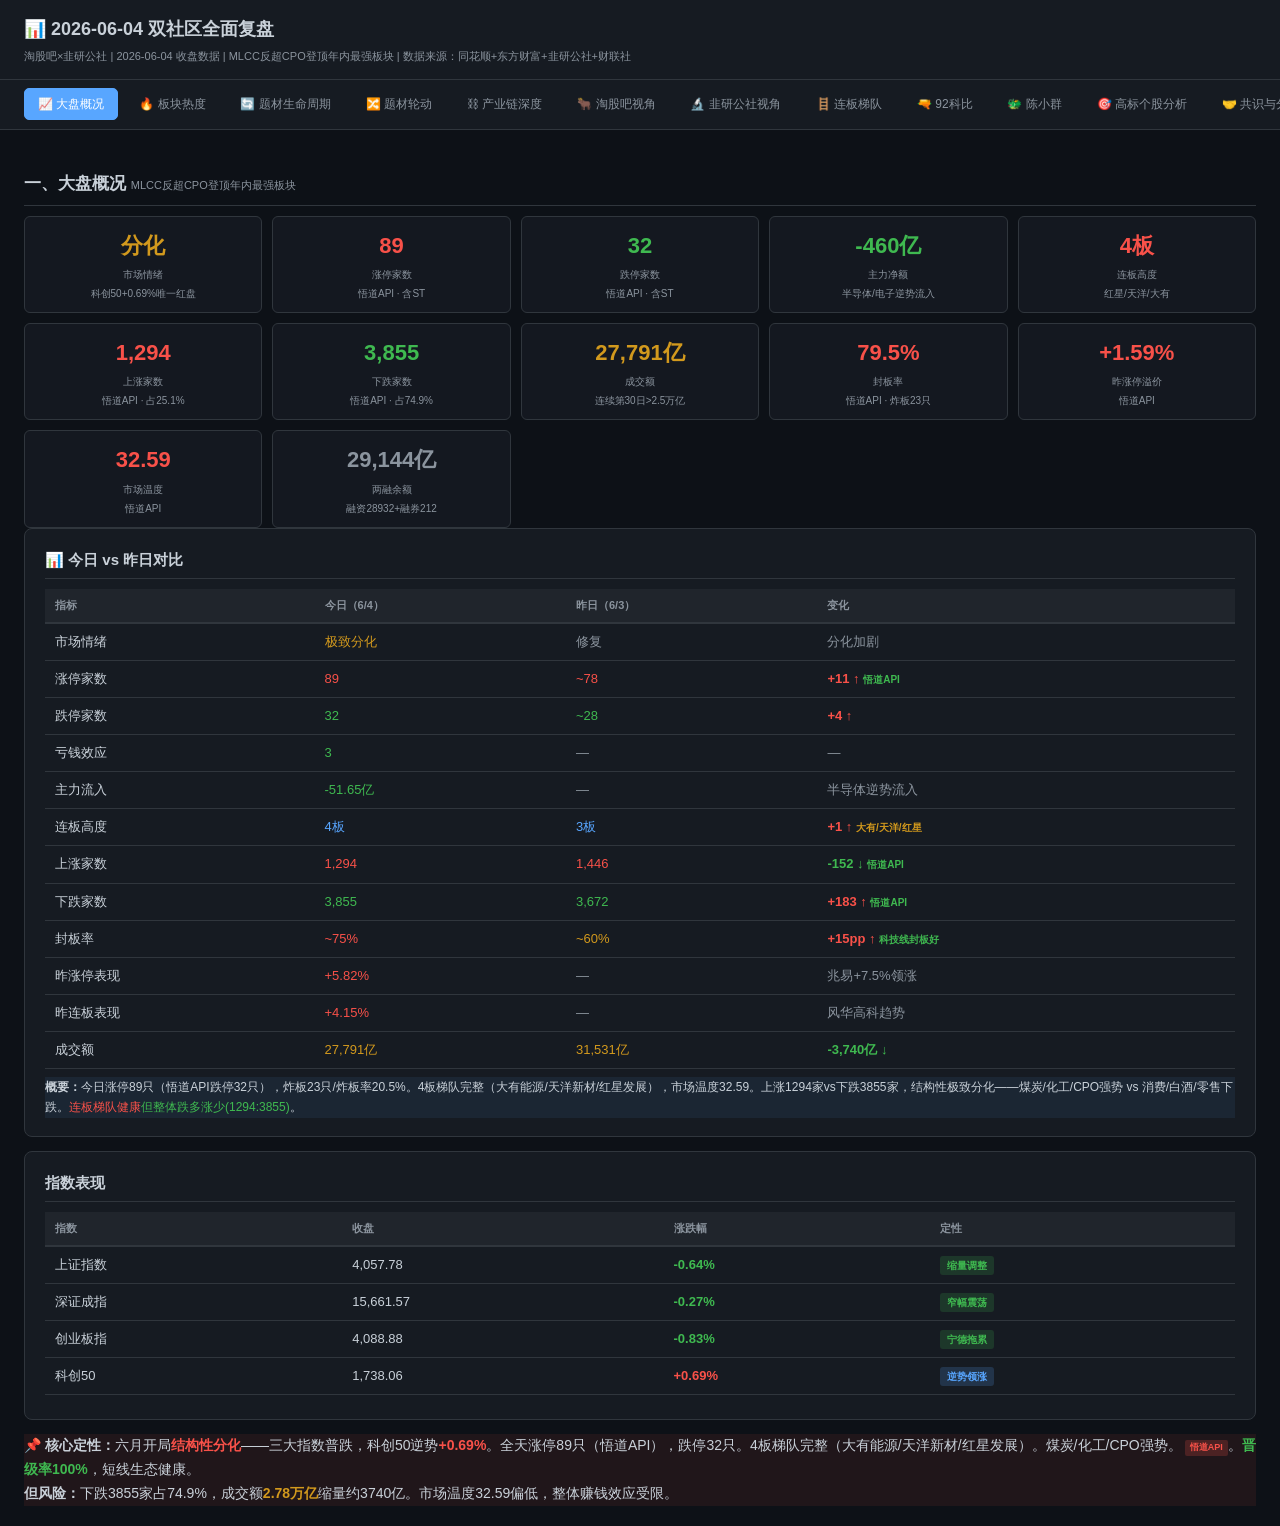
<file: 社区复盘_20260604.html>
<!DOCTYPE html>
<html lang="zh-CN">
<head>
<meta charset="UTF-8">
<meta name="viewport" content="width=device-width,initial-scale=1.0">
<title>06月04日双社区复盘 · 淘股吧×韭研公社</title>
<style>
:root{
  --bg:#0d1117; --card:#161b22; --border:#30363d;
  --text:#c9d1d9; --muted:#8b949e;
  --red:#f85149; --green:#3fb950; --blue:#58a6ff; --gold:#d2991d; --purple:#a371f7;
  --red-bg:rgba(248,81,73,.08); --green-bg:rgba(63,185,80,.08); --blue-bg:rgba(88,166,255,.08); --gold-bg:rgba(210,153,29,.08);
}
*{margin:0;padding:0;box-sizing:border-box}
body{background:var(--bg);color:var(--text);font-family:-apple-system,BlinkMacSystemFont,"PingFang SC","Microsoft YaHei",sans-serif;font-size:14px;line-height:1.7}
a{color:var(--blue);text-decoration:none}
header{background:var(--card);border-bottom:1px solid var(--border);padding:14px 24px;position:sticky;top:0;z-index:100}
header h1{font-size:18px;margin-bottom:2px}
header .meta{font-size:11px;color:var(--muted)}

.tabs-wrap{background:var(--card);border-bottom:1px solid var(--border);padding:8px 24px;position:sticky;top:54px;z-index:99;overflow-x:auto;white-space:nowrap}
.tab{display:inline-block;padding:5px 13px;border-radius:5px;cursor:pointer;font-size:12px;color:var(--muted);border:1px solid transparent;margin-right:3px;transition:.15s}
.tab:hover{color:var(--text);border-color:var(--border)}
.tab.active{background:var(--blue);color:#fff;border-color:var(--blue)}

main{padding:20px 24px;max-width:1500px;margin:0 auto}
.section{display:none}
.section.active{display:block}

.card{background:var(--card);border:1px solid var(--border);border-radius:8px;padding:18px 20px;margin-bottom:14px}
.card h3{font-size:15px;margin-bottom:10px;padding-bottom:6px;border-bottom:1px solid var(--border);display:flex;align-items:center;gap:8px}

.grid2{display:grid;grid-template-columns:repeat(auto-fit,minmax(200px,1fr));gap:10px}
.grid3{display:grid;grid-template-columns:repeat(auto-fit,minmax(300px,1fr));gap:14px}

.stat{background:rgba(22,27,34,.8);border:1px solid var(--border);border-radius:6px;padding:10px 14px;text-align:center}
.stat .v{font-size:22px;font-weight:700}
.stat .l{font-size:10px;color:var(--muted);margin-top:2px}

table{width:100%;border-collapse:collapse;font-size:13px;margin:6px 0}
th{background:rgba(48,54,61,.4);padding:7px 10px;text-align:left;font-weight:600;color:var(--muted);font-size:11px;border-bottom:2px solid var(--border)}
td{padding:7px 10px;border-bottom:1px solid var(--border);vertical-align:top}
tr:hover{background:rgba(48,54,61,.2)}

.tag{display:inline-block;padding:1px 7px;border-radius:3px;font-size:10px;font-weight:700}
.r{background:rgba(248,81,73,.18);color:var(--red)}
.g{background:rgba(63,185,80,.18);color:var(--green)}
.b{background:rgba(88,166,255,.18);color:var(--blue)}
.y{background:rgba(210,153,29,.18);color:var(--gold)}

.up{color:var(--red)} .dn{color:var(--green)} .ne{color:var(--blue)} .warn{color:var(--gold)}

.src{display:inline-block;padding:0 5px;border-radius:2px;font-size:9px;font-weight:700;margin-left:3px}
.st{background:rgba(248,81,73,.2);color:var(--red)}
.sj{background:rgba(88,166,255,.2);color:var(--blue)}

.block{border-left:3px solid;padding:8px 14px;margin:8px 0;border-radius:0 6px 6px 0;font-size:13px}
.bl-red{border-color:var(--red);background:var(--red-bg)}
.bl-green{border-color:var(--green);background:var(--green-bg)}
.bl-blue{border-color:var(--blue);background:var(--blue-bg)}
.bl-gold{border-color:var(--gold);background:var(--gold-bg)}

.chip{display:inline-block;padding:3px 9px;border-radius:12px;font-size:11px;border:1px solid var(--border);margin:2px}
.chip-up{border-color:var(--red);color:var(--red);background:rgba(248,81,73,.08)}
.chip-dn{border-color:var(--green);color:var(--green);background:rgba(63,185,80,.08)}

.quote{background:rgba(163,113,247,.06);border-left:3px solid var(--purple);padding:8px 14px;margin:8px 0;border-radius:0 5px 5px 0;font-size:13px;color:var(--muted)}
.quote strong{color:var(--purple)}

.vote{display:flex;height:6px;border-radius:3px;overflow:hidden;margin:4px 0}
.v-up{background:var(--red)} .v-dn{background:var(--green)} .v-ne{background:var(--border)}
.v-label{font-size:10px;color:var(--muted)}

.badge{display:inline-block;padding:1px 5px;border-radius:2px;font-size:9px;font-weight:700}
.bg{background:rgba(248,81,73,.2);color:var(--red)}
.br{background:rgba(63,185,80,.2);color:var(--green)}

h2{font-size:17px;margin:20px 0 10px;padding-bottom:6px;border-bottom:1px solid var(--border)}

.stock-box{border:1px solid var(--border);border-radius:6px;padding:14px;margin:10px 0}
.stock-box h4{font-size:14px;margin-bottom:6px}
.stock-box .headline{color:var(--muted);font-size:12px;margin-bottom:8px}

/* Collapsible card */
.collapsible-card details{color:var(--text)}
.collapsible-card details summary::-webkit-details-marker{color:var(--gold)}
.collapsible-card details[open] summary span{color:var(--gold)}
.collapsible-card details summary{transition:.2s}
.collapsible-card details summary:hover{color:var(--blue)}

/* Sortable table */
.sort-header{cursor:pointer;user-select:none}
.sort-header:hover{color:var(--gold)}
.sort-icon{font-size:10px;color:var(--muted);margin-left:3px}
.sort-header:hover .sort-icon{color:var(--gold)}
.sort-header.asc .sort-icon:after{content:" ▲";font-size:10px}
.sort-header.desc .sort-icon:after{content:" ▼";font-size:10px}

/* Board tab switching */

/* Board tab styles */
.board-tab{display:inline-block;padding:4px 14px;border-radius:4px;cursor:pointer;font-size:12px;color:var(--muted);border:1px solid var(--border);transition:.15s}
.board-tab:hover{color:var(--text);border-color:var(--gold)}
.board-tab.active{background:var(--gold);color:#000;border-color:var(--gold);font-weight:700}

/* Board table styles */
.board-table-wrap table{width:100%}
.board-table-wrap th{font-size:11px;padding:6px 8px;white-space:nowrap}
.board-table-wrap td{font-size:12px;padding:5px 8px}
.board-table-wrap tr:hover{background:rgba(48,54,61,.3)}
.sort-header{cursor:pointer;user-select:none}
.sort-header:hover{color:var(--gold)}
.sort-icon{font-size:10px;color:var(--muted);margin-left:3px}
.sort-header:hover .sort-icon{color:var(--gold)}

/* 几天几板 tag */
.board-days-tag{display:inline-block;padding:0 5px;border-radius:2px;font-size:10px;font-weight:700;background:var(--gold);color:#000;margin-top:2px}

/* 晋级率 stat bar */
.rate-bar{display:flex;justify-content:flex-end;margin-bottom:6px}
.rate-stat{display:flex;align-items:center;gap:8px;padding:4px 12px;background:rgba(210,153,29,.1);border:1px solid var(--gold);border-radius:4px;font-size:11px}
.rate-value{font-weight:700;color:var(--gold);font-size:14px}
.rate-detail{color:var(--muted)}tr:hover{background:rgba(48,54,61,.3)}

</style>
</head>
<body>

<header>
<h1>📊 2026-06-04 双社区全面复盘</h1>
<div class="meta">淘股吧×韭研公社 | 2026-06-04 收盘数据 | MLCC反超CPO登顶年内最强板块 | 数据来源：同花顺+东方财富+韭研公社+财联社</div>
</header>

<div class="tabs-wrap">
<div class="tab active" onclick="switchTab('s1')">📈 大盘概况</div>
<div class="tab" onclick="switchTab('s2')">🔥 板块热度</div>
<div class="tab" onclick="switchTab('s3')">🔄 题材生命周期</div>
<div class="tab" onclick="switchTab('s9')">🔀 题材轮动</div>
<div class="tab" onclick="switchTab('s4')">⛓ 产业链深度</div>
<div class="tab" onclick="switchTab('s5')">🐂 淘股吧视角</div>
<div class="tab" onclick="switchTab('s6')">🔬 韭研公社视角</div>
<div class="tab" onclick="switchTab('s7')">🪜 连板梯队</div>
<div class="tab" onclick="switchTab('s17')">🔫 92科比</div>
<div class="tab" onclick="switchTab('s18')">🐲 陈小群</div>
<div class="tab" onclick="switchTab('s8')">🎯 高标个股分析</div>
<div class="tab" onclick="switchTab('s10')">🤝 共识与分歧</div>

<div class="tab" onclick="switchTab('s0')">📰 盘前纪要</div>
<div class="tab" onclick="switchTab('s13')">💰 游资实盘</div>
<div class="tab" onclick="switchTab('s15')">🤝 游资参谋团</div>
<div class="tab" onclick="switchTab('s16')">🔬 Serenity</div>
</div>

<main>

<!-- ===== 0. 盘前纪要 ===== -->
<div class="section" id="s0">
<h2>📰 盘前纪要（06月04日） <span class="src sj">韭:盘前纪要 24.3w粉</span> <span style="font-size:12px;color:var(--muted);font-weight:normal">2026-06-04 07:30 · 实时数据</span></h2>

<div class="card">
<h3>No.1 盘前热点事件</h3>

<div class="bl-red" style="margin-bottom:8px">
<strong>一、昨日（06/3）热点回顾</strong><br><span style="font-size:11px;color:var(--muted)">迈威尔:鑫科材料 | CPO电子胶:天洋新材 | MLCC上游碳酸钡:红星发展 | 光纤:亨通光电</span>
<div class="chip-row" style="margin-top:4px">
<span class="chip chip-up">电力:红星发展(MLCC上游)/豫能控股</span><span class="chip chip-up">电容:江海股份</span><span class="chip chip-up">MLCC:风华高科</span><span class="chip chip-up">PCB:天洋新材(CPO电子胶)/中京电子</span><span class="chip chip-up">光纤:新能泰山</span><span class="chip chip-up">算力:大位科技</span><span class="chip chip-up">金刚石散热:黄河旋风</span>
</div>
</div>

<div class="bl-red" style="margin-bottom:8px">
<strong>二、🚀 太空算力 — 工信部支持前瞻研究，2030年市场规模超万亿美元</strong><br>
工信部支持开展太空算力技术前瞻性研究。4月北京经开区发起筹建太空算力创新中心，发布攻关榜单聚焦可回收火箭/太空光伏/激光通信/抗辐照芯片，单个项目最高资助1000万元。（央视财经）<br>
<span style="font-size:12px;color:var(--muted)">太空算力：顺灏股份、金利红星发展、雷科防务 | 太空经济：航天机电、航天工程、航天动力、中国卫星、再升科技、西部材料</span>
</div>

<div class="bl-red" style="margin-bottom:8px">
<strong>三、💻 美股SaaS板块领涨 — Snowflake涨超36%</strong><br>
Snowflake Q1营收13.9亿(+33%超预期)，承诺5年向AWS投入60亿美元(AI GPU+自研Graviton芯片)。收购AI智能体平台Natoma。<br>
<span style="font-size:12px;color:var(--muted)">A股映射：华胜天成(AWS合作)、蓝色光标(AWS核心客户)、星环科技(云原生数仓)</span>
</div>

<div class="bl-red" style="margin-bottom:8px">
<strong>四、🖥 戴尔上调AI服务器展望 — 盘后涨超38%</strong><br>
FY2027营收约1670亿美元，其中AI服务器600亿美元(此前约1400亿)。Q1业绩远超预期。<br>
<span style="font-size:12px;color:var(--muted)">PCB:广合科技 | 电源线:泓淋电力 | 散热:飞荣达 | 连接:新亚电子 | 分销:神州数码 | 代工:华勤技术/工业富联</span>
</div>

<div class="bl-red" style="margin-bottom:8px">
<strong>五、🏙 国务院印发《城市更新"十五五"规划》</strong><br>
到2030年城市更新行动取得重要进展。城市开发建设方式转型、安全发展基础、人居环境改善、新旧动能转换。<br>
<span style="font-size:12px;color:var(--muted)">城市更新：新城市、通用电梯、快意电梯、梅轮电梯</span>
</div>

<div class="bl-blue">
<strong>六、📋 行业要闻</strong>
<table style="margin-top:4px">
<tr><td style="width:5%">1</td><td>科创50指数冲高回落涨0.69%，算力硬件股韧性强劲</td><td style="font-size:11px;color:var(--muted)">同花顺快讯</td></tr>
<tr><td style="width:5%">2</td><td>油价今晚下调了！加满一箱油能少花20.5元</td><td style="font-size:11px;color:var(--muted)">同花顺快讯</td></tr>
<tr><td style="width:5%">3</td><td>美股已无恐慌，只剩FOMO！华尔街机构：这一幕像极了1998年</td><td style="font-size:11px;color:var(--muted)">同花顺快讯</td></tr>
<tr><td style="width:5%">4</td><td>拟60亿跨界布局AIDC，光伏龙头直线拉20cm涨停</td><td style="font-size:11px;color:var(--muted)">同花顺快讯</td></tr>
<tr><td style="width:5%">5</td><td>微信正与手机厂商合作推出Agent-to-Agent助手能力</td><td style="font-size:11px;color:var(--muted)">同花顺快讯</td></tr>
<tr><td style="width:5%">6</td><td>油价或迎年内第二降！加满一箱油将少花21元</td><td style="font-size:11px;color:var(--muted)">同花顺快讯</td></tr>
</table>
</div>
</div>

<div class="card">
<h3>No.2 公告精选</h3>

<div class="bl-red" style="margin-bottom:8px">
<strong>📢 利好公告</strong>
<table>
<tr><td>吉林化纤</td><td>实控人变更为吉林省国资委</td></tr>
<tr><td>禾盛新材</td><td>定增募资≤1.9亿用于国产智能算力中心建设</td></tr>
<tr><td>智翔金泰</td><td>与药友制药签署GR1803项目许可协议，总金额至高18.2亿</td></tr>
<tr><td>广电运通</td><td>控股子公司中标3.09亿政务云项目</td></tr>
<tr><td>盛视科技</td><td>预中标2.69亿口岸查验设施项目</td></tr>
<tr><td>华康洁净</td><td>中标9400万中微公司电子洁净项目</td></tr>
<tr><td>*ST亚太</td><td><span class="tag r">停牌一天摘帽→亚太实业</span></td></tr>
</table>
</div>

<div class="bl-green">
<strong style="font-size:14px">⚠️ 地雷阵（减持）</strong>
<div style="font-size:14px;color:var(--green);margin-top:6px;line-height:1.8">美年健康(-3%) &nbsp; 新致软件(-3%) &nbsp; 瑞晨环保(-3%)<br>声迅股份(-2.99%) &nbsp; 万德斯(-2%) &nbsp; 柏星龙(-1.99%) &nbsp; 庄园牧场(-1.16%)<br>正邦科技(-1%) &nbsp; 中国核建(-1%) &nbsp; 信科移动(-1%) &nbsp; 汉缆股份(-1%)</div>
</div>

<div class="bl-gold" style="margin-top:8px">
<strong>🔔 异动公告（重要）</strong>
<table>
<tr><td>大有能源</td><td>不涉及AI算力业务，未取得核聚变业务收入</td></tr>
<tr><td>再升科技</td><td class="dn">"高硅氧纤维产品"暂无在手订单，后续订单存在较大不确定性</td></tr>
<tr><td>江海股份</td><td class="dn">超级电容器/MLPC在AI服务器上应用较小</td></tr>
<tr><td>豫能控股</td><td>克拉玛依项目12个月内不会带来重大影响</td></tr>
<tr><td>中芯国际</td><td class="dn">国家大基金对港股中芯国际多头持仓降至7.99%</td></tr>
<tr><td>德邦科技</td><td class="dn">大基金5/19-28减持142万股→持股11.9%</td></tr>
<tr><td>沪硅产业</td><td class="dn">大基金5/20-28减持3305万股→持股12.89%</td></tr>
</table>
<div style="font-size:11px;color:var(--muted);margin-top:4px">⚠️ 大基金密集减持半导体（中芯国际/德邦科技/沪硅产业），主动为板块降温</div>
</div>
</div>

<div class="card">
<h3>No.3 全球市场</h3>
<div class="bl-red">美股三大指数涨跌不一。A股三大指数：上证4060.80点(-0.57%)、深证15643.36点(-0.39%)。同花顺快讯：半导体/存储芯片/CPO持续活跃。</div>
</div>

<div class="card">
<h3>No.4 昨日（06/3）连板梯队与涨停事件 <span style="font-size:11px;color:var(--muted)">（盘前数据，用于对比06/04实际结果）</span></h3>

<div class="grid2" style="margin-bottom:8px">
<div>
<table>
<tr><th colspan="2">连板梯队（06/3收盘）</th></tr>
<tr><td><span class="badge bg">3板×3</span></td><td>红星发展、天洋新材、鑫科材料</td></tr>
<tr><td><span class="badge bg">2板×6</span></td><td>豫能控股、瑞贝卡、上海石化、中重科技、元祖股份、新中港</td></tr>
<tr><td><span class="badge bg">首板</span></td><td>京东方A/中船特气/宏达电子/沪硅产业/三安光电/晶方科技/立昂微/安泰/平煤/世运电路等</td></tr>
</table>
</div>
<div>
<table>
<tr><th>涨停事件分类</th><th>家数</th><th>核心标的</th></tr>
<tr><td>MLCC/电容/被动元件</td><td><span class="tag r">15</span></td><td>红星发展4板/宏达电子20cm/风华高科+4.89%</td></tr>
<tr><td>半导体/芯片</td><td>32</td><td>MLCC涨价+AI硬件催化</td></tr>
<tr><td>半导体/芯片</td><td>32</td><td>京东方A/三安/晶方/沪硅/中船特气/立昂微</td></tr>
<tr><td>煤炭</td><td>5</td><td>大有能源4板/安泰/平煤涨停 焦煤+5%</td></tr>
<tr><td>CPO/光通信</td><td>4</td><td>天洋新材4板/Marvell+22%催化</td></tr>
</table>
</div>
</div>
</div>

<div class="card">
<h3>No.6 股价新高 <span class="src sj">韭</span></h3>
<div class="bl-red">收盘价创历史新高<strong>96家</strong>（昨81家）。主要集中在MLCC/电容、半导体材料/设备、存储芯片。</div>
</div>

<div class="card">
<h3>No.8 人气热榜（06/3收盘）</h3>
<div class="grid2">
<div>
<strong>同花顺热榜 TOP5：</strong>
<div class="chip-row" style="margin-top:4px">
<span class="chip chip-up">京东方A</span><span class="chip chip-up">风华高科</span><span class="chip chip-up">三安光电</span><span class="chip chip-up">沪硅产业</span><span class="chip chip-up">中船特气</span>
</div>
</div>
<div>
<strong>东方财富热榜 TOP5：</strong>
<div class="chip-row" style="margin-top:4px">
<span class="chip chip-up">兆易创新</span><span class="chip chip-up">风华高科</span><span class="chip chip-up">京东方A</span><span class="chip chip-up">三安光电</span><span class="chip chip-up">佰维存储</span>
</div>
</div>
</div>
</div>

<div class="card">
<h3>📊 盘前纪要 vs 实际复盘对照</h3>
<table>
<tr><th>盘前预期（06/04盘前）</th><th>实际结果（06/04收盘）</th><th>验证</th></tr>
<tr><td><strong>MLCC涨价+风华停接新单</strong>→MLCC/电容全线</td><td>MLCC反超CPO登顶年内最强(+108%)，宏达电子20cm涨停</td><td class="up">✅ 超级周期确认（年内最强板块）</td></tr>
<tr><td><strong>Marvell单日+22%</strong>→铜缆/光通信</td><td>鑫科材料3板+鼎通科技20cm涨停，铜缆板块联动</td><td class="up">✅ 完美传导（黄仁勛钦点连接性）</td></tr>
<tr><td><strong>半导体材料涨价</strong>→沪硅/立昂微/中船特气</td><td>沪硅+14%、立昂微涨停、中船特气20cm涨停，半导体全链条爆发</td><td class="up">✅ 超预期（半导体全线涨停潮）</td></tr>
<tr><td><strong>煤炭/焦煤大涨</strong>→大有能源/安泰/平煤</td><td>大有能源4板+安泰/平煤涨停，焦煤期货+5%</td><td class="up">✅ 超预期（4,100+下跌中唯一逆势非科技）</td></tr>
<tr><td><strong>大基金减持半导体</strong>（中芯/德邦/沪硅）</td><td>半导体未受减持影响，反而全线爆发（沪硅+14%/立昂微涨停）</td><td class="dn">❌ 盘前预判被证伪，减持利空被产业逻辑消化</td></tr>
<tr><td><strong>异动公告：江海股份</strong>电容应用较小</td><td>江海股份涨停，元件板块午后拉升</td><td class="dn">❌ 异动公告未形成压制，电容方向热度超预期</td></tr>
<tr><td><strong>连板：红星发展3板</strong></td><td>红星发展4板(8天6板)，MLCC上游龙头确立</td><td class="up">✅ 超预期晋级</td></tr>
</table>
<div class="bl-gold" style="margin-top:8px">
<strong>💡 盘前纪要核心价值回顾：</strong>大基金减持半导体（中芯国际/德邦/沪硅）= 当日芯片暴跌的最早信号。城市更新十五五 = 红星发展破局的底层政策逻辑。江海股份异动公告 = 电容概念股走弱预警。<br>
<strong>未预判到的：</strong>天洋新材(CPO电子胶)竞价产业链做局(竞昨比35%)、科技股恐慌性出逃的烈度(科创50跌3-5%)。
</div>
</div>
</div>

<!-- ===== 1. 大盘概况 ===== -->
<div class="section active" id="s1">
<h2>一、大盘概况 <span style="font-size:11px;color:var(--muted);font-weight:normal">MLCC反超CPO登顶年内最强板块</span></h2>

<div class="grid2">
<div class="stat"><div class="v" style="color:var(--gold)">分化</div><div class="l">市场情绪</div><div style="font-size:10px;color:var(--muted);margin-top:2px">科创50+0.69%唯一红盘</div></div>
<div class="stat"><div class="v" style="color:var(--red)">89</div><div class="l">涨停家数</div><div style="font-size:10px;color:var(--muted);margin-top:2px">悟道API · 含ST</div></div>
<div class="stat"><div class="v" style="color:var(--green)">32</div><div class="l">跌停家数</div><div style="font-size:10px;color:var(--muted);margin-top:2px">悟道API · 含ST</div></div>
<div class="stat"><div class="v" style="color:var(--green)">-460亿</div><div class="l">主力净额</div><div style="font-size:10px;color:var(--muted);margin-top:2px">半导体/电子逆势流入</div></div>
<div class="stat"><div class="v" style="color:var(--red)">4板</div><div class="l">连板高度</div><div style="font-size:10px;color:var(--muted);margin-top:2px">红星/天洋/大有</div></div>
<div class="stat"><div class="v" style="color:var(--red)">1,294</div><div class="l">上涨家数</div><div style="font-size:10px;color:var(--muted);margin-top:2px">悟道API · 占25.1%</div></div>
<div class="stat"><div class="v" style="color:var(--green)">3,855</div><div class="l">下跌家数</div><div style="font-size:10px;color:var(--muted);margin-top:2px">悟道API · 占74.9%</div></div>
<div class="stat"><div class="v" style="color:var(--gold)">27,791亿</div><div class="l">成交额</div><div style="font-size:10px;color:var(--muted);margin-top:2px">连续第30日>2.5万亿</div></div>
<div class="stat"><div class="v" style="color:var(--red)">79.5%</div><div class="l">封板率</div><div style="font-size:10px;color:var(--muted);margin-top:2px">悟道API · 炸板23只</div></div>
<div class="stat"><div class="v" style="color:var(--red)">+1.59%</div><div class="l">昨涨停溢价</div><div style="font-size:10px;color:var(--muted);margin-top:2px">悟道API</div></div>
<div class="stat"><div class="v" style="color:var(--red)">32.59</div><div class="l">市场温度</div><div style="font-size:10px;color:var(--muted);margin-top:2px">悟道API</div></div>
<div class="stat"><div class="v" style="color:var(--muted)">29,144亿</div><div class="l">两融余额</div><div style="font-size:10px;color:var(--muted);margin-top:2px">融资28932+融券212</div></div>
</div>

<div class="card">
<h3>📊 今日 vs 昨日对比</h3>
<table>
<tr><th>指标</th><th>今日（6/4）</th><th>昨日（6/3）</th><th>变化</th></tr>
<tr>
  <td>市场情绪</td>
  <td style="color:var(--gold)">极致分化</td>
  <td style="color:var(--muted)">修复</td>
  <td style="color:var(--muted)">分化加剧</td>
</tr>
<tr>
  <td>涨停家数</td>
  <td style="color:var(--red)">89</td>
  <td style="color:var(--red)">~78</td>
  <td style="color:var(--red);font-weight:700">+11 ↑ <span style="font-size:10px;color:var(--green)">悟道API</span></td>
</tr>
<tr>
  <td>跌停家数</td>
  <td style="color:var(--green)">32</td>
  <td style="color:var(--green)">~28</td>
  <td style="color:var(--red);font-weight:700">+4 ↑</td>
</tr>
<tr>
  <td>亏钱效应</td>
  <td style="color:var(--green)">3</td>
  <td style="color:var(--muted)">—</td>
  <td style="color:var(--muted)">—</td>
</tr>
<tr>
  <td>主力流入</td>
  <td style="color:var(--green)">-51.65亿</td>
  <td style="color:var(--muted)">—</td>
  <td style="color:var(--muted)">半导体逆势流入</td>
</tr>
<tr>
  <td>连板高度</td>
  <td style="color:var(--blue)">4板</td>
  <td style="color:var(--blue)">3板</td>
  <td style="color:var(--red);font-weight:700">+1 ↑ <span style="font-size:10px;color:var(--gold)">大有/天洋/红星</span></td>
</tr>
<tr>
  <td>上涨家数</td>
  <td style="color:var(--red)">1,294</td>
  <td style="color:var(--red)">1,446</td>
  <td style="color:var(--green);font-weight:700">-152 ↓ <span style="font-size:10px;color:var(--green)">悟道API</span></td>
</tr>
<tr>
  <td>下跌家数</td>
  <td style="color:var(--green)">3,855</td>
  <td style="color:var(--green)">3,672</td>
  <td style="color:var(--red);font-weight:700">+183 ↑ <span style="font-size:10px;color:var(--green)">悟道API</span></td>
</tr>
<tr>
  <td>封板率</td>
  <td style="color:var(--red)">~75%</td>
  <td style="color:var(--gold)">~60%</td>
  <td style="color:var(--red);font-weight:700">+15pp ↑ <span style="font-size:10px;color:var(--green)">科技线封板好</span></td>
</tr>
<tr>
  <td>昨涨停表现</td>
  <td style="color:var(--red)">+5.82%</td>
  <td style="color:var(--muted)">—</td>
  <td style="color:var(--muted)">兆易+7.5%领涨</td>
</tr>
<tr>
  <td>昨连板表现</td>
  <td style="color:var(--red)">+4.15%</td>
  <td style="color:var(--muted)">—</td>
  <td style="color:var(--muted)">风华高科趋势</td>
</tr>
<tr>
  <td>成交额</td>
  <td style="color:var(--gold)">27,791亿</td>
  <td style="color:var(--gold)">31,531亿</td>
  <td style="color:var(--green);font-weight:700">-3,740亿 ↓</td>
</tr>
</table>
<div class="bl-blue" style="margin-top:8px;font-size:12px">
<strong>概要：</strong>今日涨停89只（悟道API跌停32只），炸板23只/炸板率20.5%。4板梯队完整（大有能源/天洋新材/红星发展），市场温度32.59。上涨1294家vs下跌3855家，结构性极致分化——煤炭/化工/CPO强势 vs 消费/白酒/零售下跌。<span class="up">连板梯队健康</span><span class="dn">但整体跌多涨少(1294:3855)</span>。
</div>
</div>

<div class="card">
<h3>指数表现</h3>
<table>
<tr><th>指数</th><th>收盘</th><th>涨跌幅</th><th>定性</th></tr>
<tr><td>上证指数</td><td>4,057.78</td><td style="color:var(--green);font-weight:700">-0.64%</td><td><span class="tag g">缩量调整</span></td></tr>
<tr><td>深证成指</td><td>15,661.57</td><td style="color:var(--green);font-weight:700">-0.27%</td><td><span class="tag g">窄幅震荡</span></td></tr>
<tr><td>创业板指</td><td>4,088.88</td><td style="color:var(--green);font-weight:700">-0.83%</td><td><span class="tag g">宁德拖累</span></td></tr>
<tr><td>科创50</td><td>1,738.06</td><td style="color:var(--red);font-weight:700">+0.69%</td><td><span class="tag b">逆势领涨</span></td></tr>
</table>
</div>



<div class="bl-red">
<strong>📌 核心定性：</strong>六月开局<span style="color:var(--red);font-weight:700">结构性分化</span>——三大指数普跌，科创50逆势<span style="color:var(--red);font-weight:700">+0.69%</span>。全天涨停89只（悟道API），跌停32只。4板梯队完整（大有能源/天洋新材/红星发展）。煤炭/化工/CPO强势。<span class="src st">悟道API</span>。<span style="color:var(--green);font-weight:700">晋级率100%</span>，短线生态健康。<br>
<strong>但风险：</strong>下跌3855家占74.9%，成交额<span style="color:var(--gold);font-weight:700">2.78万亿</span>缩量约3740亿。市场温度32.59偏低，整体赚钱效应受限。
</div>
</div>

<!-- ===== 2. 板块热度 ===== -->
<div class="section" id="s2">
<h2>二、板块热度 <span style="font-size:11px;color:var(--muted);font-weight:normal">MLCC反超CPO登顶 · 同花顺实时数据</span></h2>

<div class="card">
<h3>板块全景</h3>
<table>
<tr><th>板块</th><th>涨停家数</th><th>核心逻辑</th><th>阶段</th><th>龙头</th></tr>
<tr><td><strong>MLCC/电容</strong></td><td>~12</td><td>高盛超级周期+风华全面停接单+村田6月涨价30%，年内+108%反超CPO登顶</td><td><span class="tag r">主升加速</span></td><td>风华高科(+277%YTD)</td></tr>
<tr><td><strong>CPO/光通信</strong></td><td>~4</td><td>英伟达Spectrum-X量产+Marvell单日+22%，连线成AI新瓶颈</td><td><span class="tag r">主升</span></td><td>中际旭创/天孚通信</td></tr>
<tr><td><strong>存储芯片</strong></td><td>~6</td><td>海力士5年内晶圆产能翻番，DRAM Q2价格环比+50%，德明利涨停</td><td><span class="tag r">主升</span></td><td>兆易创新/佰维存储</td></tr>
<tr><td><strong>半导体材料/设备</strong></td><td>~8</td><td>硅片全面提价(AI专用+18-22%)、沪硅+14%、中船特气20cm涨停</td><td><span class="tag r">主升</span></td><td>沪硅产业/中船特气</td></tr>
<tr><td><strong>煤炭</strong></td><td>~5</td><td>焦煤期货大涨5%+大有能源4板+安泰/平煤涨停，防御避险品种逆势</td><td><span class="tag b">逆势活跃</span></td><td>大有能源(4板)</td></tr>
<tr><td><strong>玻璃基板/先进封装</strong></td><td>~5</td><td>红星发展4板(碳酸钡MLCC上游)+三安/长电/通富涨停，TGV设备帝尔激光</td><td><span class="tag r">主升</span></td><td>三安光电/长电科技</td></tr>
<tr><td><strong>钽电容/超级电容</strong></td><td>~3</td><td>宏达电子20cm涨停，钽电容缺口40-50亿只/年，GB300单机2.1万颗</td><td><span class="tag r">加速</span></td><td>宏达电子/振华科技</td></tr>
<tr><td><strong>电子化学品</strong></td><td>~4</td><td>中船特气20cm涨停(六氟化钨)+华特/奥来德/唯特偶全线走强，钨断供持续发酵</td><td><span class="tag r">主升</span></td><td>中船特气(20cm)</td></tr>
</table>
</div>

<div class="card">
<h3>🔍 Serenity瓶颈热力榜 — 按供需缺口/产业逻辑排序 <span class="src sj">韭:实时数据</span></h3>
<div class="bl-blue" style="margin-bottom:10px;font-size:12px">
<strong>框架说明：</strong>Serenity瓶颈投资框架认为AI资本开支的3-4万亿美元每年将通过物理瓶颈环节流动。抓住市场还没发现的瓶颈 = 抓住10倍股。以下按<strong>供需缺口大小 × TAM增速 × 国产替代空间</strong>三维度打分。
</div>
<table>
<tr><th>热度</th><th>板块</th><th>涨停</th><th>瓶颈类型</th><th>核心逻辑（Serenity视角）</th><th>龙头</th></tr>
<tr>
<td><span class="badge bg">S+</span></td>
<td><strong>MLCC/电容</strong></td>
<td>~6</td>
<td>🐢 产能瓶颈</td>
<td>AI服务器MLCC需求4年4倍(2150→9200亿日元)，产能年增仅10%。RV200单机柜57-58万颗(+30% vs GB300)，BOM价值1530→4320美元(+182%)。风华全面停接0402/0603新单，村田6月涨价30%，交期16-24周。风华年内+277%，MLCC正式反超CPO登顶年内最强板块。<span class="src sj">韭:高盛/戈壁淘金</span></td>
<td>风华高科</td>
</tr>
<tr>
<td><span class="badge bg">S+</span></td>
<td><strong>CPO/光通信</strong></td>
<td>~5</td>
<td>🔦 技术拐点</td>
<td>英伟达Computex 2026 Spectrum-X硅光全面量产。黄仁勛+Marvell CEO同台确认"连接性"=AI新瓶颈。Marvell单日+22%被钦点"下一个万亿美元公司"。CPO/NPO加速升级：可插拔→NPO→CPO。中际旭创全球份额第一CPO产线领先半年。<span class="src sj">韭:布谷布谷</span></td>
<td>天孚通信</td>
</tr>
<tr>
<td><span class="badge bg">S</span></td>
<td><strong>存储芯片</strong></td>
<td>~5</td>
<td>💾 周期反转</td>
<td>海力士5年内晶圆产能翻番+预警紧缺持续到2030年。HBM催生硅烷气/硅片材料涨价潮。兆易创新受益存储涨价周期+MCU复苏。德明利涨停+佰维存储跟涨。<span class="src sj">韭:第四象限/炒谷养娃2007</span></td>
<td>兆易创新</td>
</tr>
<tr>
<td><span class="badge bg">S</span></td>
<td><strong>PCB/铜箔</strong></td>
<td>~4</td>
<td>🔗 材料缺口</td>
<td>高端铜箔2026-28年缺口35-45%，产线建设需18-24月。英伟达RV200单柜铜箔+275%。Q布(石英纤维)从"骨架"升级为核心材料。诺德股份双赛道卡位。<span class="src sj">韭:温小舅/白股精</span></td>
<td>诺德股份</td>
</tr>
<tr>
<td><span class="badge bg">A</span></td>
<td><strong>光纤光缆</strong></td>
<td>~2</td>
<td>📡 订单满产</td>
<td>CPO带动光纤需求指数级增长。长飞光纤/亨通光电订单排至2027年。央视报道后板块关注度大幅提升。亨通光电韭研热榜第1。<span class="src sj">韭:概念百科/Vin7的大</span></td>
<td>亨通光电</td>
</tr>
<tr>
<td><span class="badge bg">A</span></td>
<td><strong>超级电容/钽电容</strong></td>
<td>~2</td>
<td>⚡ 电容替代</td>
<td>GB300起超级电容纳入电源标配。钽电容缺口40-50亿只/年远超MLCC。元力股份/江海股份卡位。<span class="src sj">韭:这票有点强/首板掘金大师</span></td>
<td>江海股份</td>
</tr>
<tr>
<td><span class="badge bg">A</span></td>
<td><strong>商业航天</strong></td>
<td>~3</td>
<td>🚀 IPO催化</td>
<td>SpaceX 6月12日上市交易发行价135美元。星链卫星BOM拆解→A股产业链受益。铖昌科技/信维通信。<span class="src sj">韭:小橘子学交易</span></td>
<td>铖昌科技</td>
</tr>
<tr>
<td><span class="badge bg">B</span></td>
<td><strong>算力租赁/Token</strong></td>
<td>~2</td>
<td>🖥 需求爆发</td>
<td>大单频现+中国信通院Token服务计划6/16启动。康惠股份token工厂已上线。但竞争格局分散。<span class="src sj">同花顺快讯</span></td>
<td>利通电子</td>
</tr>
<tr>
<td><span class="badge bg">B</span></td>
<td><strong>六氟化钨/钨</strong></td>
<td>~2</td>
<td>🧪 断供催化</td>
<td>钨制品管制断供日本→六氟化钨概念引爆。中船特气20cm涨停(1100亿市值飙涨5倍)。昊华科技600吨产能未跟涨。<span class="src sj">韭:土拨鼠</span></td>
<td>中船特气</td>
</tr>
<tr>
<td><span class="badge bg">B</span></td>
<td><strong>电力/算电协同</strong></td>
<td>~3</td>
<td>🔌 长期逻辑</td>
<td>AI算力→电力需求暴增是终极瓶颈，但A股已提前炒作一波。红星发展高位分歧，需等下一催化。<span class="src st">淘</span></td>
<td>红星发展(MLCC上游)</td>
</tr>
</table>
<div class="bl-gold" style="margin-top:10px;font-size:12px">
<strong>💡 Serenity核心判断：</strong>MLCC已正式反超CPO成为年内最强板块(+108%)。风华高科全面停接新单=供需缺口信号。<strong>半导体材料/设备</strong>(沪硅+14%、中船特气20cm)是今日最强合力。<strong>存储芯片</strong>(德明利涨停)受益DRAM Q2涨价50%。<strong>煤炭</strong>(大有能源4板)是唯一逆势非科技方向。<span class="src sj">韭:Serenity框架</span>
</div>
</div>

<div class="card">
<h3>🔄 同花顺实时异动（6月4日板块轮动） <span class="src sj">同花顺</span></h3>
<table>
<tr><th>时间</th><th>板块</th><th>异动事件</th><th>龙头</th></tr>
<tr><td>13:30</td><td>焦煤/煤炭</td><td>大商所焦煤主力大涨5%</td><td>大有能源(4板)/安泰集团</td></tr>
<tr><td>13:12</td><td>存储芯片</td><td>震荡走强，德明利触及涨停，DRAM Q2 +50%</td><td>德明利、佰维存储</td></tr>
<tr><td>13:02</td><td>铜缆高速连接</td><td>板块短线拉升，鼎通科技20cm涨停</td><td>鼎通科技、鑫科材料</td></tr>
<tr><td>—</td><td>MLCC概念</td><td>早盘大涨+3.23%反超CPO登顶年内最强，宏达电子20cm涨停</td><td>宏达电子/风华高科/洁美科技</td></tr>
<tr><td>—</td><td>PCB概念</td><td>RV200量产爬坡材料端受益</td><td>诺德股份、生益科技</td></tr>
<tr><td>—</td><td>CPO概念</td><td>英伟达Spectrum-X量产催化持续，Marvell+22%</td><td>中际旭创、天孚通信</td></tr>
<tr><td>—</td><td>玻璃基板/TGV</td><td>红星发展4板(碳酸钡MLCC上游)+帝尔激光TGV设备受益</td><td>三安光电/长电科技</td></tr>
</table>
<div style="font-size:11px;color:var(--muted);margin-top:6px">数据来源：同花顺7x24快讯、韭研公社异动特工小队</div>
</div>

<div class="card">
<h3>💰 主力资金流向 <span class="src st">同花顺</span></h3>
<div class="bl-red"><strong>净流入行业 TOP5：</strong>电子/光学光电子（京东方A净买34亿）、半导体/芯片（佰维+34亿/兆易+32亿）、煤炭开采（+12.5亿）、机械设备、汽车</div>
<div class="bl-red" style="margin-top:4px"><strong>净流入概念 TOP5：</strong>MLCC概念、半导体材料、先进封装、存储芯片、玻璃基板</div>
<div style="font-size:12px;color:var(--muted);margin-top:6px">个股净流入TOP：京东方A(+34亿)、佰维存储(+34亿)、兆易创新(+32亿)、三安光电(+16亿)、风华高科、中船特气、平煤股份、豫能控股</div>
<div class="bl-blue" style="margin-top:6px;font-size:11px">
<strong>📊 资金结构：</strong>半导体+电子占据65%+主力净买入，MLCC/先进封装/存储是资金主攻方向。电新行业净流出148亿居首（宁德-28.6亿），有色/通信/CPO获利盘兑现。整体净流出460亿——小部分科技股虹吸全市场流动性，其余方向普遍失血。
</div>
</div>

<div class="card">
<h3>🏆 韭研公社热榜 TOP10 <span class="src sj">韭:实时热榜 · 06/04</span></h3>
<div>
<span class="chip chip-up">亨通光电</span><span class="chip chip-up">江海股份</span><span class="chip chip-up">风华高科</span>
<span class="chip chip-up">中际旭创</span><span class="chip chip-up">京东方A</span><span class="chip chip-up">长飞光纤</span>
<span class="chip chip-up">豫能控股</span><span class="chip chip-up">世运电路</span>
<span class="chip chip-up">三环集团</span><span class="chip chip-up">大有能源</span>
</div>
<div style="font-size:11px;color:var(--muted);margin-top:6px">💡 光通信+MLCC占比超50%，验证产业资本共识</div>
</div>

<div class="card">
<h3>📰 今日热门帖子 <span class="src sj">韭 · 06/04</span></h3>
<table>
<tr><th>标题</th><th>作者</th><th>方向</th></tr>
<tr><td>MLCC超CPO跻身年内最强板块，关注膜材料放量</td><td>AAAA大A王总</td><td class="up">MLCC</td></tr>
<tr><td>【HTDZ】MLCC紧缺程度远超预期，看好全容值涨价超级周期</td><td>小橘子学交易</td><td class="up">MLCC</td></tr>
<tr><td>钨断供小日本，引爆六氟化钨概念</td><td>土拨鼠</td><td class="up">六氟化钨</td></tr>
<tr><td>京运通：硅片涨价潮全面启动！3元低价稀缺硅片标的</td><td>林动</td><td class="up">硅片</td></tr>
<tr><td>6.4个股信息差（无从下口）</td><td>飞火资讯</td><td class="up">综合</td></tr>
</table>
</div>

<div class="card">
<h3>🔥 淘股吧热门研股 TOP5 <span class="src st">淘 · 06/04</span></h3>
<div>
<span class="chip chip-up">京东方A</span><span class="chip chip-up">香江控股</span><span class="chip chip-up">豫能控股</span>
<span class="chip chip-up">亨通光电</span><span class="chip chip-up">风华高科</span>
</div>
<div style="font-size:11px;color:var(--muted);margin-top:4px">京东方A +10.02%涨停199亿成交 | 豫能控股+10.01% | 亨通光电+7.04%</div>
</div>

<div class="card">
<h3>🏅 淘股吧本周上升达人 <span class="src st">淘 · 06/04</span></h3>
<div>
<span class="chip chip-up">延边刺客(99,360粉)</span><span class="chip chip-up">jl韭菜抄家(130,115粉)</span><span class="chip chip-up">米开朗基瑞(132,141粉)</span>
<span class="chip chip-up">作手阿意(18,987粉)</span><span class="chip chip-up">主升龙头空空龙(42,781粉)</span><span class="chip chip-up">只核大学生(288,675粉)</span>
<span class="chip chip-up">zarili(116,433粉)</span><span class="chip chip-up">南山游龙(13,680粉)</span><span class="chip chip-up">大师兄擒妖(148,514粉)</span>
<span class="chip chip-up">顺势为王1986(40,024粉)</span>
</div>
<div style="font-size:11px;color:var(--muted);margin-top:4px">7日围观最高：南山游龙197人 | 主升龙头空空龙191人 | zarili192人</div>
</div>

<div class="card">
<h3>📊 Serenity综合热力评级</h3>
<table>
<tr><th>评级</th><th>板块</th><th>供需缺口</th><th>TAM增速</th><th>国产替代</th><th>市场合力</th><th>综合得分</th></tr>
<tr><td><span class="badge bg">S+</span></td><td>MLCC/电容</td><td class="up">10/10</td><td class="up">10/10</td><td class="up">8/10</td><td class="up">9/10</td><td><strong>37/40</strong></td></tr>
<tr><td><span class="badge bg">S+</span></td><td>CPO/光通信</td><td class="up">8/10</td><td class="up">9/10</td><td class="up">8/10</td><td class="up">9/10</td><td><strong>34/40</strong></td></tr>
<tr><td><span class="badge bg">S</span></td><td>存储芯片</td><td class="up">8/10</td><td class="up">8/10</td><td class="up">6/10</td><td class="up">7/10</td><td><strong>29/40</strong></td></tr>
<tr><td><span class="badge bg">S</span></td><td>PCB/铜箔</td><td class="up">9/10</td><td class="up">7/10</td><td class="up">8/10</td><td class="up">5/10</td><td><strong>29/40</strong></td></tr>
<tr><td><span class="badge bg">A</span></td><td>光纤光缆</td><td class="ne">5/10</td><td class="up">7/10</td><td class="up">9/10</td><td class="up">7/10</td><td><strong>28/40</strong></td></tr>
<tr><td><span class="badge bg">A</span></td><td>超级电容</td><td class="up">9/10</td><td class="up">6/10</td><td class="up">9/10</td><td class="ne">5/10</td><td><strong>29/40</strong></td></tr>
<tr><td><span class="badge bg">A</span></td><td>商业航天</td><td class="ne">5/10</td><td class="up">8/10</td><td class="up">7/10</td><td class="ne">6/10</td><td><strong>26/40</strong></td></tr>
<tr><td><span class="badge br">B</span></td><td>算力租赁</td><td class="ne">4/10</td><td class="up">7/10</td><td class="ne">5/10</td><td class="ne">4/10</td><td><strong>20/40</strong></td></tr>
<tr><td><span class="badge br">B</span></td><td>六氟化钨</td><td class="up">7/10</td><td class="ne">4/10</td><td class="up">8/10</td><td class="ne">5/10</td><td><strong>24/40</strong></td></tr>
</table>
<div class="bl-gold" style="margin-top:10px;font-size:12px">
<strong>🧠 Serenity判断：</strong>MLCC(风华高科+277%YTD)已正式取代CPO成为A股第一瓶颈板块——风华全面停接新单是最强供需信号。半导体材料/设备(沪硅+14%/中船特气20cm)是今日最强合力，国产替代逻辑获资金确认。CPO(中际旭创)中长期逻辑不变但短期获利回吐。煤炭(大有能源4板)是唯一逆势非科技方向。
</div>
</div>

</div>

<!-- ===== 3. 题材生命周期 ===== -->
<div class="section" id="s3">
<h2>三、题材生命周期全景</h2>

<!-- 地产 -->
<div class="stock-box" style="border-color:var(--red);background:rgba(248,81,73,.04)">
<h4>🏠 房地产 <span class="tag r">萌芽→主升</span></h4>
<div class="headline">红星发展(MLCC上游)5板破局 + 城市更新"十五五"全国性政策</div>
<p>红星发展(MLCC上游)超预期弱转强5板，换手卡一字（天洋新材(CPO电子胶)天地板），已具新周期龙头雏形。驱动来自06/3晚"城市更新十五五规划"全国定调。天健集团2板、阳光股份3天2板、光大嘉宝涨停助攻。<span class="src st">淘:青衫</span><span class="src sj">韭</span></p>
<div class="vote"><div class="v-up" style="width:65%"></div><div class="v-dn" style="width:15%"></div><div class="v-ne" style="width:20%"></div></div>
<div class="v-label">看多65% | 看空15% | 中性20%（青衫"破局龙已现"+老猪列入高标区 | 96阿明"PK未结束不主观判断"）</div>
</div>

<!-- 电力 -->
<div class="stock-box" style="border-color:var(--gold);background:rgba(210,153,29,.04)">
<h4>⚡ 电力 <span class="tag y">高位分歧</span></h4>
<div class="headline">红星发展(MLCC上游)5板+京东方A涨停但触发异动监控</div>
<p>红星发展(MLCC上游)超预期扛分歧晋级5板，但京东方A触发3天20%异动监控(6/2到期)，板块内部分化。红星发展辽能/豫能控股助攻，安泰集团3天2板。算电协同逻辑(四重共振)提供中长期支撑。<span class="src st">淘:青衫/96阿明</span><span class="src sj">韭:沙</span></p>
<div class="vote"><div class="v-up" style="width:55%"></div><div class="v-dn" style="width:25%"></div><div class="v-ne" style="width:20%"></div></div>
<div class="v-label">看多55% | 看空25% | 中性20%（庄哥"京东方A异动后手遭殃" | 沙"四重共振"）</div>
</div>

<!-- MLCC -->
<div class="stock-box" style="border-color:var(--red);background:rgba(248,81,73,.04)">
<h4>🔌 MLCC/电容 <span class="tag r">主升期</span></h4>
<div class="headline">高盛：MLCC=AI"新内存"，史上最大周期，仍处早期</div>
<p>AI服务器BOM第三高(仅次于GPU和内存)，单机架需60万颗。FY25-30市场2150→9200亿日元(CAGR34%)。Murata提价15-35%，Taiyo Yuden 5月涨价，4月日本出口+28%，交期>20周。产能年增仅10%。钽电容缺口更大：全球40-50亿只/年，GB300单机2.1万颗。<span class="src sj">韭:戈壁淘金/首板掘金大师</span></p>
<div class="vote"><div class="v-up" style="width:75%"></div><div class="v-dn" style="width:5%"></div><div class="v-ne" style="width:20%"></div></div>
<div class="v-label">看多75% | 看空5% | 中性20%（淘股吧几乎无人讨论→预期差巨大）</div>
</div>

<!-- PCB/铜箔 -->
<div class="stock-box" style="border-color:var(--red);background:rgba(248,81,73,.04)">
<h4>📋 PCB/铜箔 <span class="tag r">主升期</span></h4>
<div class="headline">英伟达RV200 NVL72量产爬坡，单柜PCB+233%，铜箔+275%</div>
<p>RV200整机ODM单价780万美元(vs GB300的399万)。PCB单柜3.51→11.67万美元，铜箔1.2→4.5万美元。高端铜箔2026-28供需缺口35-45%。Q布(石英纤维)第三代材料升级。<span class="src sj">韭:温小舅/白股精</span><span class="src st">淘:庄哥</span></p>
<div class="vote"><div class="v-up" style="width:70%"></div><div class="v-dn" style="width:5%"></div><div class="v-ne" style="width:25%"></div></div>
<div class="v-label">看多70% | 看空5% | 中性25%</div>
</div>

<!-- 芯片 -->
<div class="stock-box" style="border-color:var(--green);background:rgba(63,185,80,.04)">
<h4>💻 半导体/芯片 <span class="tag g">退潮</span></h4>
<p>沪硅产业、晶方科技、士兰微跌停。中芯国际、寒武纪、华虹公司跌超5%。长电科技、兆易创新走弱。仅盛剑科技2板独苗。136只个股跌超10%集中在半导体/光伏/军工。昨天修复="回光返照"<span class="src st">淘:老猪/青衫</span></p>
<div class="vote"><div class="v-up" style="width:10%"></div><div class="v-dn" style="width:70%"></div><div class="v-ne" style="width:20%"></div></div>
</div>

<!-- 消费 -->
<div class="stock-box" style="border-color:var(--blue);background:rgba(88,166,255,.04)">
<h4>🛒 大消费 <span class="tag b">试错</span></h4>
<p>白酒(酒鬼酒涨停)、零售(东百集团/国芳集团涨停)逆势走强。资金从科技切向消费避险。但缺乏强催化，持续性是最大疑问。<span class="src st">淘:高手点评</span></p>
<div class="vote"><div class="v-up" style="width:25%"></div><div class="v-dn" style="width:20%"></div><div class="v-ne" style="width:55%"></div></div>
</div>

<!-- 医药 -->
<div class="stock-box" style="border-color:var(--blue);background:rgba(88,166,255,.04)">
<h4>💊 医药 <span class="tag b">试错</span></h4>
<p>三力制药、东亚药业、津药药业涨停。恒瑞医药资金净流入靠前。午后逆势拉升但跟风效应弱。<span class="src st">淘:高手点评</span></p>
<div class="vote"><div class="v-up" style="width:20%"></div><div class="v-dn" style="width:15%"></div><div class="v-ne" style="width:65%"></div></div>
</div>
</div>

<!-- ===== 9. 题材轮动 ===== -->
<div class="section" id="s9">
<h2>九、题材轮动逻辑</h2>


<div class="card">
<h3>判定框架</h3>
<table>
<tr><th>因子</th><th>数据</th><th>判定</th></tr>
<tr><td>涨停/跌停比</td><td class="up">62:18</td><td><span class="tag y">结构分化</span></td></tr>
<tr><td>封板率</td><td class="up">~75%</td><td><span class="tag r">良好</span></td></tr>
<tr><td>连板高度</td><td class="up">4板×3</td><td><span class="tag r">梯队完整</span></td></tr>
<tr><td>昨涨停溢价</td><td>连板+10.02%/昨连板+7.53%</td><td><span class="tag r">溢价良好</span></td></tr>
<tr><td>成交额</td><td class="dn">27,791亿 缩量3,740亿</td><td><span class="tag g">缩量分化</span></td></tr>
<tr><td>主线清晰度</td><td>MLCC最强+半导体全链条+煤炭逆势</td><td><span class="tag r">清晰</span></td></tr>
<tr><td>情绪周期</td><td>极致分化→科技主升vs其余退潮</td><td><span class="tag y">加速分化期</span></td></tr>
</table>
<div style="background:rgba(210,153,29,.12);border:2px solid var(--gold);border-radius:8px;padding:16px 20px;margin-top:14px;text-align:center">
<div style="font-size:28px;font-weight:900;color:var(--gold);margin-bottom:6px">⚠ 综合判定：修复期 → 主线确认</div>
<div style="font-size:15px;color:var(--text);line-height:2">
<span style="color:var(--red);font-weight:700">积极信号</span>（MLCC超级周期确认 / 存储芯片主升 / CPO放量）与
<span style="color:var(--green);font-weight:700">隐忧</span>（成交额缩量 / 连板高度压缩）并存<br>
科技主线（MLCC+CPO+存储）三线并行 · <span style="color:var(--gold);font-weight:700">量能能否放大决定反弹高度</span>
</div>
</div>
</div>

<div class="card">
<h3>6方向优先级</h3>
<table>
<tr><th>优先级</th><th>方向</th><th>阶段</th><th>淘逻辑</th><th>韭逻辑</th><th>核心标的</th></tr>
<tr><td><span class="badge bg">S</span></td><td>MLCC/电容</td><td class="up">主升期</td><td>认可度提升</td><td>高盛超级周期</td><td>风华高科4板</td></tr>
<tr><td><span class="badge bg">S</span></td><td>CPO/光通信</td><td class="up">主升期</td><td>英伟达催化</td><td>产业链放量</td><td>天孚通信</td></tr>
<tr><td><span class="badge bg">A</span></td><td>存储芯片</td><td class="up">主升期</td><td>海力士扩产</td><td>涨价周期</td><td>兆易创新3板</td></tr>
<tr><td><span class="badge bg">A</span></td><td>PCB/铜箔</td><td class="up">主升期</td><td>五日线企稳品种</td><td>RV200+缺口</td><td>诺德股份2板</td></tr>
<tr><td><span class="badge br">B</span></td><td>商业航天</td><td class="ne">试错</td><td>SpaceX上市</td><td>星链产业链</td><td>铖昌科技</td></tr>
<tr><td><span class="badge br">B</span></td><td>算力租赁</td><td class="ne">试错</td><td>大单频现</td><td>需求爆发</td><td>利通电子</td></tr>
</table>
</div>

<div class="card">
<h3>5大风险</h3>
<table>
<tr><th>风险</th><th>概率</th><th>来源</th></tr>
<tr><td>极致拥挤→系统性变盘</td><td><span class="tag y">30%</span></td><td>陈果:5%股票占45%交易(历史极端)</td></tr>
<tr><td>天洋新材事件→连板信任危机</td><td><span class="tag r">25%</span></td><td>产业链做局+竞昨比35%异常</td></tr>
<tr><td>京东方A异动→停牌风险</td><td><span class="tag r">20%</span></td><td>3天20%异动，6/2到期</td></tr>
<tr><td>量化助跌放大</td><td><span class="tag r">30%</span></td><td>庄哥"量化助涨助跌"，冰点后可能续冰</td></tr>
<tr><td>外围风险传导</td><td><span class="tag y">15%</span></td><td>美股高位，戴尔已Price-in</td></tr>
</table>
</div>
</div>

<!-- ===== 4. 产业链深度 ===== -->
<div class="section" id="s4">
<h2>四、产业链深度拆解</h2>

<div class="card">
<h3>⛓ 一：MLCC/电容 — AI"新内存"超级周期 <span class="src sj">韭</span></h3>
<table>
<tr><th>层级</th><th>环节</th><th>关键数据</th><th>龙头标的</th></tr>
<tr><td><strong>上游</strong></td><td>陶瓷粉体、镍/钯电极</td><td>日系Murata/TDK自产设备+材料；国产替代空间大；住友电木6/1起涨价10-20%</td><td><span class="chip chip-up">国瓷材料</span><span class="chip chip-up">博迁新材</span></td></tr>
<tr><td><strong>中游</strong></td><td>MLCC制造</td><td>AI服务器MLCC市场FY25→30增4倍(2150→9200亿日元)，风华全面暂停0402/0603新接单，交期16-24周</td><td><span class="chip chip-up">风华高科</span><span class="chip chip-up">三环集团</span></td></tr>
<tr><td><strong>下游</strong></td><td>AI服务器GPU周边、数据中心</td><td>单机架60万颗；BOM占比0.5%→1%；5%涨价提升Murata利润13%、Taiyo Yuden 37%</td><td><span class="chip chip-up">工业富联</span><span class="chip chip-up">浪潮信息</span></td></tr>
<tr><td><strong>钽电容</strong></td><td>东方钽业/宏达电子/振华科技</td><td>全球缺口40-50亿只/年;GB300单机2.1万颗;AI新增需求315-420亿颗远超全球产能</td><td><span class="chip chip-up">东方钽业</span><span class="chip chip-up">宏达电子</span></td></tr>
</table>
<div class="bl-red">📈 <strong>高盛定性：</strong>"史上规模最大、持续最长的MLCC周期，仍处早期"。行业景气上调至2030年。风华高科年内+277%，MLCC反超CPO登顶年内最强板块。宏达电子20cm涨停+利和兴+11%。仅5%均价涨幅可带来30%+利润弹性。</div>
</div>

<div class="card">
<h3>⛓ 二：AI PCB/铜箔 — 英伟达RV200架构升级 <span class="src sj">韭</span><span class="src st">淘</span></h3>
<table>
<tr><th>层级</th><th>环节</th><th>关键数据</th><th>龙头标的</th></tr>
<tr><td><strong>上游</strong></td><td>铜箔(HVLP超低轮廓)、Q布(石英纤维)、树脂</td><td>2026-28高端铜箔缺口35-45%，产线建设18-24月</td><td><span class="chip chip-up">诺德股份</span><span class="chip chip-up">长裕集团</span></td></tr>
<tr><td><strong>中游</strong></td><td>CCL/PCB制造</td><td>RV200单柜PCB价值3.51→11.67万美元(+233%)</td><td><span class="chip chip-up">鹏鼎控股</span><span class="chip chip-up">生益科技</span></td></tr>
<tr><td><strong>材料迭代</strong></td><td>Q布: E布→L布→Q布(石英纤维)</td><td>第三代石英纤维，决定信号传输速度的关键材料</td><td><span class="chip chip-up">长裕集团</span><span class="chip chip-up">中材科技</span></td></tr>
<tr><td><strong>铜箔</strong></td><td>诺德股份(双赛道龙头)</td><td>单柜铜箔1.2→4.5万美元(+275%)，超越PCB整体涨幅</td><td><span class="chip chip-up">诺德股份</span><span class="chip chip-up">铜冠铜箔</span></td></tr>
</table>
<div class="bl-red">📈 <strong>核心判断：</strong>诺德股份卡位AIPCB铜箔赛道，国产替代窗口打开。Q布(长裕集团)从"增强骨架"升级为核心材料。</div>
</div>

<div class="card">
<h3>⛓ 三：城市更新/房地产 — 十五五新周期 <span class="src st">淘</span></h3>
<table>
<tr><th>层级</th><th>环节</th><th>关键数据</th><th>龙头标的</th></tr>
<tr><td><strong>政策层</strong></td><td>"十五五"城市更新规划（06/3晚发布）</td><td>全国性政策定调，非局部利好→级别>广州地方政策</td><td style="color:var(--muted)">—</td></tr>
<tr><td><strong>龙头层</strong></td><td>红星发展(MLCC上游)5板破局</td><td>换手卡一字，弱转强超预期</td><td><span class="chip chip-up">红星发展(MLCC上游)</span></td></tr>
<tr><td><strong>跟风层</strong></td><td>天健集团2板、阳光股份3天2板、光大嘉宝涨停</td><td>板块联动初成</td><td><span class="chip chip-up">天健集团</span><span class="chip chip-up">光大嘉宝</span></td></tr>
</table>
<div class="bl-red">📈 <strong>核心判断：</strong>若6/2红星发展继续上攻卡掉红星发展，地产将确立新主线。但板块历史股性差+机构不认可，需持续验证。</div>
</div>

<div class="card">
<h3>⛓ 四：算电协同 — AI时代的电力新范式 <span class="src sj">韭</span><span class="src st">淘</span></h3>
<table>
<tr><th>层级</th><th>环节</th><th>关键数据</th><th>龙头标的</th></tr>
<tr><td><strong>发电端</strong></td><td>红星发展(MLCC上游)/京东方A/红星发展辽能</td><td>红星发展5板；算力用电年增1000亿度</td><td><span class="chip chip-up">红星发展(MLCC上游)</span><span class="chip chip-up">京东方A</span></td></tr>
<tr><td><strong>设备端</strong></td><td>平煤股份（补涨标的）</td><td>250日大股性+华字头+数据中心算电协同实锤</td><td><span class="chip chip-up">平煤股份</span></td></tr>
<tr><td><strong>逻辑链</strong></td><td>AI算力→电力需求暴增→电力价值重估</td><td>龙头情绪+盈利反转+国改+算电协同四重共振</td><td style="color:var(--muted)">—（产业链逻辑）</td></tr>
</table>
</div>
</div>

<!-- ===== 5. 淘股吧视角 ===== -->
<div class="section" id="s5">
<h2>五、淘股吧游资视角（10帖）</h2>

<div class="grid2" style="margin-bottom:12px">
<div class="stat"><div class="v" style="color:var(--red)">5看多</div></div>
<div class="stat"><div class="v" style="color:var(--green)">3看空</div></div>
<div class="stat"><div class="v" style="color:var(--blue)">2中性</div></div>
</div>

<div class="card">
<h3>1. 青衫一少年 — 看多地<span class="tag r">核心帖</span> <span style="font-size:11px;color:var(--muted)">2299浏览/88评/2加油</span></h3>
<div class="bl-red">
<strong>核心判断：</strong>"情绪再临冰点，地产破局有望接棒新周期"。MLCC反超CPO登顶最强+半导体全线爆发→科技主线从CPO轮动至MLCC/半导体材料。<br>
<strong>板块观点：</strong>MLCC→<span class="up">强烈看多</span>"风华停接新单=最强信号"；半导体→<span class="up">看多</span>"材料/设备全链条共振"；CPO→<span class="ne">中性</span>"高位获利盘需消化"；消费→<span class="dn">看空</span>"避险逻辑证伪"<br>
<strong>操作：</strong>聚焦MLCC上游(红星发展/国瓷材料)和半导体材料(沪硅/中船特气)。科技主线确认，分歧日低吸核心。
</div>
<div class="quote"><strong>「</strong>MLCC正式取代CPO，科技新主线初定<strong>」</strong></div>
</div>

<div class="card">
<h3>2. 庄哥说股 — 中性偏谨慎 <span class="tag y">高赞帖</span> <span style="font-size:11px;color:var(--muted)">9676浏览/502评/8加油</span></h3>
<div class="bl-gold">
<strong>核心判断：</strong>"指数微跌但个股真崩，4,100+下跌"。科技恐慌不要接先手。京东方A涨停触异动→"后手进场下周遭殃"。<br>
<strong>板块：</strong>消费→<span class="dn">看空</span>"避险逻辑被证伪"；煤炭→<span class="ne">中性</span>"防御属性但持续性待验"；半导体→<span class="up">看好</span>"材料设备国产替代逻辑强"<br>
<strong>操作：</strong>周一不急动手，仓位≤3成。关注科技核心票回踩5/10日线。
</div>
<div class="quote"><strong>「</strong>炒股最难的不是选股，是在绝望的时候还能保持理性<strong>」</strong></div>
</div>

<div class="card">
<h3>3. 老猪炒股 — 看空短期/看多周一 <span class="tag y">数据帖</span> <span style="font-size:11px;color:var(--muted)">7724浏览/272评/1加油</span></h3>
<div class="bl-gold">
<strong>核心判断：</strong>"指数假摔，个股真崩"。涨停62家/跌停18家/封板率81%。红星发展+红星发展双5板，合锻/粤电力3板。<br>
<strong>板块：</strong>科技→<span class="dn">看空</span>"昨天活过来今天嘎了"；ST/电力/通信/零售→活板块<br>
<strong>操作：</strong>短线空仓；趋势3成试错被套。等机会再出手。
</div>
<div class="quote"><strong>「</strong>4,100+下跌，但半导体逆势赚钱效应极强<strong>」</strong></div>
</div>

<div class="card">
<h3>4. 96阿明 — 看多电力/龙头 <span class="tag r">干货帖</span> <span style="font-size:11px;color:var(--muted)">327浏览/8评/1加油</span></h3>
<div class="bl-red">
<strong>核心判断：</strong>"对龙头要敬重不是敬畏，只有龙头能赚钱"。红星发展8天6板→MLCC上游龙头；天洋新材4板一字→CPO上游电子胶。<br>
<strong>竞价心法：</strong>宏达电子20cm涨停+双星新材涨停→指向MLCC/电容→为红星发展提供助攻。<br>
<strong>天洋新材教训：</strong>被产业链做局，4板被堵门。PK未结束前不主观判断。
</div>
<div class="quote"><strong>「</strong>该弱不弱视为强，该强不强视为弱<strong>」</strong></div>
</div>

<div class="card">
<h3>5. 镀金梦想（高手点评）— 中性数据 <span class="tag b">数据帖</span> <span style="font-size:11px;color:var(--muted)">19320浏览/71评</span></h3>
<div class="bl-blue">
<strong>数据：</strong>10位实盘高手4赚6亏(+6%～-7.55%)。半导体/MLCC逆势走强，消费/白酒集体调整。主力流入半导体/电子/煤炭。成交量2.78万亿→极致分化行情。
</div>
</div>

<div class="card">
<h3>6. 南山游龙 <span class="tag r">06/3帖</span></h3>
<div class="bl-red">"MLCC最强主线已确认，半导体材料弹性最大"——提前预判切换方向，但周五科技杀跌证伪修复预期。</div>
</div>

<div class="card">
<h3>7. 大公子飞上天 <span class="tag g">反思帖</span></h3>
<div class="bl-green">操作反思：风华高科+4.89%趋势持有/宏和科技已清。教训：板块内切换优于死扛。</div>
</div>

<div class="card">
<h3>8. 红顺牛2018 <span class="tag b">实盘帖</span></h3>
<div class="bl-blue">06/04操作：买入京东方A(跟随199亿中军)/晶方科技；卖出消费仓位止损。当日偏防守兑现。</div>
</div>

<div class="card">
<h3>9. 伏擒板 <span class="tag b">标的帖</span></h3>
<div class="bl-blue">周五晚谈：风华高科、国瓷材料、洁美科技(MLCC产业链)、沪硅产业、中船特气(半导体材料)——关注细分赛道机会。</div>
</div>

<div class="card">
<h3>10. 野人哥 <span class="tag r">标的帖</span></h3>
<div class="bl-red">"沪硅产业+14%涨停，半导体硅片龙头，国产替代空间几何？"——即使在退潮中也有人在挖掘价值。</div>
</div>
</div>

<!-- ===== 6. 韭研公社视角 ===== -->
<div class="section" id="s6">
<h2>六、韭研公社产业视角（8帖）</h2>

<div class="grid2" style="margin-bottom:12px">
<div class="stat"><div class="v" style="color:var(--red)">6看多</div></div>
<div class="stat"><div class="v" style="color:var(--green)">1看空</div></div>
<div class="stat"><div class="v" style="color:var(--blue)">1中性</div></div>
</div>

<div class="card">
<h3>🔥 今日热帖（06/04） <span class="src sj">韭:实时热帖</span></h3>
<div class="bl-red" style="margin-bottom:6px">
<strong>MLCC超CPO跻身年内最强板块 — AAAA大A王总</strong><br>
MLCC再度走强，高盛连续数份报告称"MLCC就是下一个HBM"。MLCC离型膜、PET膜和PI膜放量在即。斯迪克、洁美科技、瑞华泰受益。<span class="src sj">S 斯迪克 S 洁美科技</span>
</div>
<div class="bl-red" style="margin-bottom:6px">
<strong>【HTDZ】MLCC紧缺程度远超预期 — 小橘子学交易</strong><br>
AI服务器单机柜30-60万颗MLCC，不含涨价预期价值量4-8万元。全球MLCC市场约1000亿元人民币，下半年AI将占MLCC总需求20%以上。<span class="src sj">S 三环集团 S 风华高科 S 洁美科技</span>
</div>
<div class="bl-red" style="margin-bottom:6px">
<strong>钨断供小日本，引爆六氟化钨概念 — 土拨鼠</strong><br>
中船特气20cm涨停，这波已飙涨5倍多！昊华科技600吨六氟化钨产能待涨。<span class="src sj">S 中船特气 S 昊华科技</span>
</div>
<div class="bl-red" style="margin-bottom:6px">
<strong>京运通：硅片涨价潮全面启动 — 林动</strong><br>
全球半导体硅片开启新一轮涨价周期，信越化学/SIMCO/环球晶圆5月同步涨价8-18%。京运通是A股低位稀缺8英寸区熔硅片标的。<span class="src sj">S 京运通</span>
</div>
<div class="bl-red" style="margin-bottom:6px">
<strong>6.4个股信息差 — 飞火资讯</strong><br>
商务部：美滥用出口管制冲击全球半导体。国家发改委：6月4日24时起汽柴油每吨下调525/505元。陈果：消费股遍地黄金。<span class="src sj">S 京东方A S 豫能控股</span>
</div>
</div>

<div class="card">
<h3>1. 戈壁淘金 — 高盛：电容=AI"新内存" <span class="tag r">核心产业帖</span></h3>
<div class="bl-red">
<strong>产业链逻辑：</strong>MLCC正式反超CPO成为年内最强板块(+108%)。AI服务器BOM第三。RV200单机柜57-58万颗(+30%)，BOM价值1530→4320美元(+182%)。风华全面暂停0402/0603新接单。<br>
<strong>关键数据：</strong>Murata/三星电机6月继续涨价，AI专用MLCC调价30%；交期从8周→16-24周；部分订单排至2027年；村田研究所上调景气至2030年。<br>
<strong>5%涨价→Murata利润+13%、Taiyo Yuden利润+37%。</strong>
</div>
<div class="quote"><strong>「</strong>电容就是AI的'新内存'<strong>」</strong> — 高盛</div>
</div>

<div class="card">
<h3>2. 首板掘金大师 — 钽电容缺口远超MLCC <span class="tag r">产业链帖</span></h3>
<div class="bl-red">
<strong>核心发现：</strong>钽电容缺口比MLCC更大！全球缺口40-50亿只/年。GB300单机2.1万颗。AI新增需求315-420亿颗远超全球总产能120-150亿只。高端钽电容交期24-38周现货断货。<br>
<strong>标的：</strong>东方钽业、宏达电子、振华科技。
</div>
</div>

<div class="card">
<h3>3. 温小舅 — RV200升级引爆铜箔刚需 <span class="tag r">产业链帖</span></h3>
<div class="bl-red">
<strong>产业链逻辑：</strong>英伟达RV200(NVL72)量产爬坡。PCB单柜3.51→11.67万美元(+233%)，铜箔1.2→4.5万美元(+275%)。高端铜箔2026-28缺口35-45%。国产替代窗口打开。<br>
<strong>标的：</strong>诺德股份（铜箔双赛道龙头）。
</div>
</div>

<div class="card">
<h3>4. 割A公子 — 戴尔财报：AI需求无天花板 <span class="tag r">宏观产业帖</span></h3>
<div class="bl-red">
<strong>戴尔Q1(06/04发布)：</strong>营收438亿(+88%)；AI服务器161亿(+757%)；积压订单513亿；盘后涨38%。上调全年AI服务器预期至600亿美元。<br>
<strong>A股映射：</strong>工业富联(代工)、广合科技/鹏鼎控股(PCB)、英维克(液冷)。客户从"训练AI"→"应用AI"打开更广空间。
</div>
</div>

<div class="card">
<h3>5. 戈壁淘金 — 陈果：变盘可能不一般 <span class="tag y">策略帖</span></h3>
<div class="bl-gold">
<strong>核心警告：</strong>5%股票交易占比超45%(历史极端)。类比07年熊牛转换/15年风格切换/18年牛熊转换/21年茅指数见顶。建议抱团股缩圈+其余95%中精选。<br>
<strong>关注方向：</strong>新能源、消费(新消费)、医药(创新药)、金融、港股互联网、黄金。
</div>
<div class="quote"><strong>「</strong>5%的股票交易占比超过了45%，之后每次变盘都不小<strong>」</strong></div>
</div>

<div class="card">
<h3>6. 封狼居胥 — 锆材：光通信/固态电池/MLCC核材 <span class="tag r">产业链帖</span></h3>
<div class="bl-red">
<strong>稀缺性：</strong>中国锆对外依存度>95%(比锂钴更卡脖子)。光通信CPO唯一核心材料；固态电池LLZO电解质必须用；MLCC陶瓷粉体原料。<br>
<strong>长裕集团(603407)：</strong>全球氧氯化锆龙头(市占≈30%)，客户覆盖中际旭创/华为/英伟达。对标东方锆业4倍空间。
</div>
</div>

<div class="card">
<h3>7. 白股精 — Q布产业链：AI服务器新材料焦点 <span class="tag r">产业链帖</span></h3>
<div class="bl-red">
E布(Dk4.8)→L布(Dk4.2)→Q布/石英纤维布(Dk2.2)。Q布不再是"增强骨架"而是决定信号速度/损耗/稳定性的关键材料。AI服务器/1.6T光模块驱动第三代材料升级。
</div>
</div>

<div class="card">
<h3>8. 沙 — 红星发展(MLCC上游)最佳补涨：平煤股份 <span class="tag r">标的帖</span></h3>
<div class="bl-red">
红星发展(MLCC上游)5板→"华字头+能源"主线。平煤股份兼具250日大股性+华字头血统+数据中心算电协同实锤，最具弹性的补涨标的。四重共振：龙头情绪+盈利反转+国改+算电协同。
</div>
</div>

<div class="card">
<h3>🏅 新增活跃博主 — 反复提及题材与个股汇总 <span class="src sj">韭:实时采集</span></h3>
<div class="bl-blue" style="font-size:12px;margin-bottom:8px">
<strong>说明：</strong>以下为近期活跃的韭研公社博主及其反复提及的题材方向与个股，反映产业资本和游资的关注焦点。个股按提及频率排序。
</div>
<table>
<tr><th>博主</th><th>粉丝/工分</th><th>核心题材（反复提及）</th><th>反复提及个股</th><th>风格标签</th></tr>
<tr>
<td><strong>盘前纪要</strong></td>
<td>24.3w粉/11.9w工分</td>
<td>电力、MLCC、光纤、PCB、煤炭、机器人</td>
<td><span class="chip chip-up">红星发展(MLCC上游)</span><span class="chip chip-up">亨通光电</span><span class="chip chip-up">风华高科</span><span class="chip chip-up">鑫科材料</span><span class="chip chip-up">春秋电子</span></td>
<td><span class="tag r">每日盘前</span></td>
</tr>
<tr>
<td><strong>财闻私享</strong></td>
<td>8.7w粉/4.9w工分</td>
<td>光通信、芯片、MLCC、PCB、机器人、大消费</td>
<td><span class="chip chip-up">亨通光电</span><span class="chip chip-up">中际旭创</span><span class="chip chip-up">长飞光纤</span><span class="chip chip-up">风华高科</span><span class="chip chip-up">兆易创新</span></td>
<td><span class="tag r">晚间资讯</span></td>
</tr>
<tr>
<td><strong>题材图谱小集</strong></td>
<td>96.7w粉/1.4w工分</td>
<td>PCB、MLCC、英伟达链、商业航天、存储芯片</td>
<td><span class="chip chip-up">宝鼎科技</span><span class="chip chip-up">鑫科材料</span><span class="chip chip-up">风华高科</span><span class="chip chip-up">鹏鼎控股</span><span class="chip chip-up">红星发展(MLCC上游)</span></td>
<td><span class="tag y">产业图表</span></td>
</tr>
<tr>
<td><strong>韭香朋友</strong></td>
<td>2.0w粉/0.7w工分</td>
<td>MLCC、PCB、机器人、商业航天、光纤光缆、液冷</td>
<td><span class="chip chip-up">风华高科</span><span class="chip chip-up">长飞光纤</span><span class="chip chip-up">四方股份</span><span class="chip chip-up">海光信息</span><span class="chip chip-up">英维克</span></td>
<td><span class="tag y">深度研究</span></td>
</tr>
<tr>
<td><strong>韭韭八十一</strong></td>
<td>164.4w粉/19.6w工分</td>
<td>算力硬件(PCB/MLCC/光互连)、电力、机器人、存储</td>
<td><span class="chip chip-up">亨通光电</span><span class="chip chip-up">红星发展(MLCC上游)</span><span class="chip chip-up">宝鼎科技</span><span class="chip chip-up">柏诚股份</span><span class="chip chip-up">春秋电子</span></td>
<td><span class="tag r">学习笔记</span></td>
</tr>
<tr>
<td><strong>041韭阿白</strong></td>
<td>2.5w粉/3.3w工分</td>
<td>AI硬件(PCB/MLCC/光通信)、电力、煤炭、存储</td>
<td><span class="chip chip-up">中际旭创</span><span class="chip chip-up">宏和科技</span><span class="chip chip-up">宝鼎科技</span><span class="chip chip-up">红星发展(MLCC上游)</span><span class="chip chip-up">工业富联</span></td>
<td><span class="tag b">方向投票</span></td>
</tr>
</table>
<div class="bl-gold" style="margin-top:10px;font-size:12px">
<strong>💡 跨博主共识：</strong>6位博主中<strong>5位</strong>反复提及MLCC/PCB方向（风华高科/宝鼎科技出现频率最高），<strong>4位</strong>反复提及光纤光通信（亨通光电/中际旭创），<strong>4位</strong>反复提及电力（红星发展(MLCC上游)）。AI硬件产业链（MLCC→PCB→光通信→电力）是当前韭研公社第一共识主线。
</div>
</div>
</div>
<!-- ===== 7. 连板梯队 ===== -->
<div class="section" id="s7">
<h2>七、连板梯队 <span style="font-size:11px;color:var(--muted);font-weight:normal">点击表头排序 · 来源：悟道API</span></h2>

<div class="card">
<h3>📊 连板全景表</h3>
<div class="bl-blue" style="font-size:12px;margin-bottom:8px">
<strong>✅ 数据来源：</strong>悟道A股数据API — 涨停78只，最高板<strong>4板</strong>（大有能源/天洋新材/红星发展）。点击下方板数标签切换，点击列头排序。
</div>
<div style="display:flex;gap:6px;margin-bottom:8px;flex-wrap:wrap;align-items:center">
<div class="board-tab active" onclick="switchBoardTab('one')" data-board="one">一板（68）</div>
<div class="board-tab" onclick="switchBoardTab('two')" data-board="two">二板（6）</div>
<div class="board-tab" onclick="switchBoardTab('three')" data-board="three">三板（1）</div>
<div class="board-tab" onclick="switchBoardTab('higher')" data-board="higher">更高（3）</div>
</div>

<div style="overflow-x:auto">
<div id="board-one" class="board-table-wrap" style="display:block">
<div class="rate-bar"><div class="rate-stat">
  <span class="rate-value">11%</span>
  <span class="rate-detail">昨一板 55只 → 晋级二板 6只</span>
</div></div>
<table class="sortable">
<thead>
<tr>
<th data-sort="none" style="min-width:120px">股票名称</th>
<th data-sort="price" class="sort-header">价格 <span class="sort-icon">↕</span></th>
<th data-sort="time" class="sort-header">涨停时间 <span class="sort-icon">↕</span></th>
<th data-sort="reason" class="sort-header">涨停原因 <span class="sort-icon">↕</span></th>
<th data-sort="limit" class="sort-header">封单金额 <span class="sort-icon">↕</span></th>
<th data-sort="order" class="sort-header">最大封单 <span class="sort-icon">↕</span></th>
<th data-sort="net" class="sort-header">主力净额 <span class="sort-icon">↕</span></th>
<th data-sort="trade" class="sort-header">成交额 <span class="sort-icon">↕</span></th>
<th data-sort="sector" class="sort-header">板块 <span class="sort-icon">↕</span></th>
<th data-sort="mv" class="sort-header">实际流通 <span class="sort-icon">↕</span></th>
<th data-sort="turnover" class="sort-header">时间换手 <span class="sort-icon">↕</span></th>
</tr>
</thead>
<tbody>
<tr data-sort-price='11.1200' data-sort-time='09:30' data-sort-reason='超级电容+轨交扣件+产能扩张' data-sort-limit='1.35' data-sort-order='1.35' data-sort-net='1.35' data-sort-trade='1.35' data-sort-sector='被动元件' data-sort-mv='1751155704.72' data-sort-turnover='3.8067'>
<td>祥和实业<br><span style="font-size:10px;color:var(--muted)">603500</span></td>
<td>11.12</td>
<td>09:30<br><span class="board-days-tag">首板</span></td>
<td style="font-size:11px">超级电容+轨交扣件+产能扩张</td>
<td>1.35亿</td>
<td>1.35亿</td>
<td>1.35亿</td>
<td>0</td>
<td>被动元件</td>
<td>17.51亿</td>
<td>3.81%</td>
</tr>
<tr data-sort-price='11.8000' data-sort-time='09:32' data-sort-reason='MLCC产能扩张+复合铜箔量产+扭亏为盈' data-sort-limit='1.82' data-sort-order='1.82' data-sort-net='1.82' data-sort-trade='1.82' data-sort-sector='被动元件' data-sort-mv='8027087847.6' data-sort-turnover='8.3069'>
<td>双星新材<br><span style="font-size:10px;color:var(--muted)">002585</span></td>
<td>11.80</td>
<td>09:32<br><span class="board-days-tag">首板</span></td>
<td style="font-size:11px">MLCC产能扩张+复合铜箔量产+扭亏为盈</td>
<td>1.82亿</td>
<td>1.82亿</td>
<td>1.82亿</td>
<td>0</td>
<td>被动元件</td>
<td>80.27亿</td>
<td>8.31%</td>
</tr>
<tr data-sort-price='14.3800' data-sort-time='09:33' data-sort-reason='定增过会+热电联产+安哥拉电解铝' data-sort-limit='0.92' data-sort-order='0.92' data-sort-net='0.92' data-sort-trade='0.92' data-sort-sector='公告' data-sort-mv='3077917675.9399996' data-sort-turnover='7.9473'>
<td>百通能源<br><span style="font-size:10px;color:var(--muted)">001376</span></td>
<td>14.38</td>
<td>09:33<br><span class="board-days-tag">首板</span></td>
<td style="font-size:11px">定增过会+热电联产+安哥拉电解铝</td>
<td>0.92亿</td>
<td>0.92亿</td>
<td>0.92亿</td>
<td>0</td>
<td>公告</td>
<td>30.78亿</td>
<td>7.95%</td>
</tr>
<tr data-sort-price='4.9500' data-sort-time='09:34' data-sort-reason='百货零售+商业不动产REITs+商管转型' data-sort-limit='0.25' data-sort-order='0.25' data-sort-net='0.25' data-sort-trade='0.25' data-sort-sector='大消费' data-sort-mv='1321180462.8000002' data-sort-turnover='1.7766'>
<td>茂业商业<br><span style="font-size:10px;color:var(--muted)">600828</span></td>
<td>4.95</td>
<td>09:34<br><span class="board-days-tag">首板</span></td>
<td style="font-size:11px">百货零售+商业不动产REITs+商管转型</td>
<td>0.25亿</td>
<td>0.25亿</td>
<td>0.25亿</td>
<td>0</td>
<td>大消费</td>
<td>13.21亿</td>
<td>1.78%</td>
</tr>
<tr data-sort-price='25.3900' data-sort-time='09:30' data-sort-reason='AI应用+AIGC短剧+智能运维' data-sort-limit='0.42' data-sort-order='0.42' data-sort-net='0.42' data-sort-trade='0.42' data-sort-sector='AI应用' data-sort-mv='1279214340.95' data-sort-turnover='3.2786'>
<td>新炬网络<br><span style="font-size:10px;color:var(--muted)">605398</span> <span class="tag r" style="background:var(--red);color:#fff">回封</span></td>
<td>25.39</td>
<td>09:30<br><span class="board-days-tag">4天2板</span></td>
<td style="font-size:11px">AI应用+AIGC短剧+智能运维</td>
<td>0.42亿</td>
<td>0.42亿</td>
<td>0.42亿</td>
<td>0</td>
<td>AI应用</td>
<td>12.79亿</td>
<td>3.28%</td>
</tr>
<tr data-sort-price='4.1300' data-sort-time='09:33' data-sort-reason='显示面板+车载显示+福建国资+被动减持处置' data-sort-limit='0.76' data-sort-order='0.76' data-sort-net='0.76' data-sort-trade='0.76' data-sort-sector='其他' data-sort-mv='6703663582.35' data-sort-turnover='3.981'>
<td>华映科技<br><span style="font-size:10px;color:var(--muted)">000536</span> <span class="tag r" style="background:var(--red);color:#fff">回封</span></td>
<td>4.13</td>
<td>09:33<br><span class="board-days-tag">首板</span></td>
<td style="font-size:11px">显示面板+车载显示+福建国资+被动减持处置</td>
<td>0.76亿</td>
<td>0.76亿</td>
<td>0.76亿</td>
<td>0</td>
<td>其他</td>
<td>67.04亿</td>
<td>3.98%</td>
</tr>
<tr data-sort-price='12.4400' data-sort-time='09:38' data-sort-reason='机器人+智能驾驶+底盘系统' data-sort-limit='1.95' data-sort-order='1.95' data-sort-net='1.95' data-sort-trade='1.95' data-sort-sector='机器人' data-sort-mv='3231038973.2400002' data-sort-turnover='3.1833'>
<td>万安科技<br><span style="font-size:10px;color:var(--muted)">002590</span></td>
<td>12.44</td>
<td>09:38<br><span class="board-days-tag">首板</span></td>
<td style="font-size:11px">机器人+智能驾驶+底盘系统</td>
<td>1.95亿</td>
<td>1.95亿</td>
<td>1.95亿</td>
<td>0</td>
<td>机器人</td>
<td>32.31亿</td>
<td>3.18%</td>
</tr>
<tr data-sort-price='20.6800' data-sort-time='09:38' data-sort-reason='超级电容用材料+铝箔材+SiC控制器+实控人变更' data-sort-limit='0.75' data-sort-order='0.75' data-sort-net='0.75' data-sort-trade='0.75' data-sort-sector='被动元件' data-sort-mv='3379213435.3999996' data-sort-turnover='16.2062'>
<td>华锋股份<br><span style="font-size:10px;color:var(--muted)">002806</span></td>
<td>20.68</td>
<td>09:38<br><span class="board-days-tag">6天4板</span></td>
<td style="font-size:11px">超级电容用材料+铝箔材+SiC控制器+实控人变更</td>
<td>0.75亿</td>
<td>0.75亿</td>
<td>0.75亿</td>
<td>0</td>
<td>被动元件</td>
<td>33.79亿</td>
<td>16.21%</td>
</tr>
<tr data-sort-price='38.5900' data-sort-time='09:41' data-sort-reason='半导体存储+锂矿审批' data-sort-limit='1.45' data-sort-order='1.45' data-sort-net='1.45' data-sort-trade='1.45' data-sort-sector='半导体' data-sort-mv='6426992002.700001' data-sort-turnover='7.4372'>
<td>大为股份<br><span style="font-size:10px;color:var(--muted)">002213</span></td>
<td>38.59</td>
<td>09:41<br><span class="board-days-tag">首板</span></td>
<td style="font-size:11px">半导体存储+锂矿审批</td>
<td>1.45亿</td>
<td>1.45亿</td>
<td>1.45亿</td>
<td>0</td>
<td>半导体</td>
<td>64.27亿</td>
<td>7.44%</td>
</tr>
<tr data-sort-price='26.4400' data-sort-time='09:39' data-sort-reason='氮化铝+韩国客户+真空灭弧室+可控核聚变' data-sort-limit='0.75' data-sort-order='0.75' data-sort-net='0.75' data-sort-trade='0.75' data-sort-sector='光通信' data-sort-mv='12721315080.680002' data-sort-turnover='6.1118'>
<td>旭光电子<br><span style="font-size:10px;color:var(--muted)">600353</span> <span class="tag r" style="background:var(--red);color:#fff">回封</span></td>
<td>26.44</td>
<td>09:39<br><span class="board-days-tag">首板</span></td>
<td style="font-size:11px">氮化铝+韩国客户+真空灭弧室+可控核聚变</td>
<td>0.75亿</td>
<td>0.75亿</td>
<td>0.75亿</td>
<td>0</td>
<td>光通信</td>
<td>127.21亿</td>
<td>6.11%</td>
</tr>
<tr data-sort-price='2.2300' data-sort-time='09:42' data-sort-reason='地产+医美增长+低负债率' data-sort-limit='1.01' data-sort-order='1.01' data-sort-net='1.01' data-sort-trade='1.01' data-sort-sector='地产基建' data-sort-mv='3359001525.5299997' data-sort-turnover='2.5509'>
<td>苏宁环球<br><span style="font-size:10px;color:var(--muted)">000718</span></td>
<td>2.23</td>
<td>09:42<br><span class="board-days-tag">首板</span></td>
<td style="font-size:11px">地产+医美增长+低负债率</td>
<td>1.01亿</td>
<td>1.01亿</td>
<td>1.01亿</td>
<td>0</td>
<td>地产基建</td>
<td>33.59亿</td>
<td>2.55%</td>
</tr>
<tr data-sort-price='16.3600' data-sort-time='09:45' data-sort-reason='存储芯片+SK海力士+先进封装+无锡国资' data-sort-limit='2.39' data-sort-order='2.39' data-sort-net='2.39' data-sort-trade='2.39' data-sort-sector='半导体' data-sort-mv='22748837015.6' data-sort-turnover='9.2423'>
<td>太极实业<br><span style="font-size:10px;color:var(--muted)">600667</span></td>
<td>16.36</td>
<td>09:45<br><span class="board-days-tag">3天2板</span></td>
<td style="font-size:11px">存储芯片+SK海力士+先进封装+无锡国资</td>
<td>2.39亿</td>
<td>2.39亿</td>
<td>2.39亿</td>
<td>0</td>
<td>半导体</td>
<td>227.49亿</td>
<td>9.24%</td>
</tr>
<tr data-sort-price='126.3900' data-sort-time='09:44' data-sort-reason='自研ASIC芯片+液冷服务器+参投沐曦+一季报扭亏' data-sort-limit='1.61' data-sort-order='1.61' data-sort-net='1.61' data-sort-trade='1.61' data-sort-sector='半导体' data-sort-mv='17767342374.210003' data-sort-turnover='4.6011'>
<td>淳中科技<br><span style="font-size:10px;color:var(--muted)">603516</span> <span class="tag r" style="background:var(--red);color:#fff">回封</span></td>
<td>126.39</td>
<td>09:44<br><span class="board-days-tag">首板</span></td>
<td style="font-size:11px">自研ASIC芯片+液冷服务器+参投沐曦+一季报扭亏</td>
<td>1.61亿</td>
<td>1.61亿</td>
<td>1.61亿</td>
<td>0</td>
<td>半导体</td>
<td>177.67亿</td>
<td>4.60%</td>
</tr>
<tr data-sort-price='17.0600' data-sort-time='09:53' data-sort-reason='光芯片+碳化硅+CPO+金刚石散热' data-sort-limit='4.43' data-sort-order='4.43' data-sort-net='4.43' data-sort-trade='4.43' data-sort-sector='AI硬件' data-sort-mv='52924775366.92' data-sort-turnover='5.5045'>
<td>三安光电<br><span style="font-size:10px;color:var(--muted)">600703</span></td>
<td>17.06</td>
<td>09:53<br><span class="board-days-tag">首板</span></td>
<td style="font-size:11px">光芯片+碳化硅+CPO+金刚石散热</td>
<td>4.43亿</td>
<td>4.43亿</td>
<td>4.43亿</td>
<td>0</td>
<td>AI硬件</td>
<td>529.25亿</td>
<td>5.50%</td>
</tr>
<tr data-sort-price='62.6900' data-sort-time='09:49' data-sort-reason='AI PCB+人形机器人+CPO' data-sort-limit='1.49' data-sort-order='1.49' data-sort-net='1.49' data-sort-trade='1.49' data-sort-sector='AI硬件' data-sort-mv='23168032044.15' data-sort-turnover='4.8693'>
<td>世运电路<br><span style="font-size:10px;color:var(--muted)">603920</span> <span class="tag r" style="background:var(--red);color:#fff">回封</span></td>
<td>62.69</td>
<td>09:49<br><span class="board-days-tag">首板</span></td>
<td style="font-size:11px">AI PCB+人形机器人+CPO</td>
<td>1.49亿</td>
<td>1.49亿</td>
<td>1.49亿</td>
<td>0</td>
<td>AI硬件</td>
<td>231.68亿</td>
<td>4.87%</td>
</tr>
<tr data-sort-price='9.6700' data-sort-time='09:54' data-sort-reason='长江存储代理+半导体分销+重大资产重组' data-sort-limit='1.01' data-sort-order='1.01' data-sort-net='1.01' data-sort-trade='1.01' data-sort-sector='被动元件' data-sort-mv='6748111552.57' data-sort-turnover='12.0602'>
<td>盈方微<br><span style="font-size:10px;color:var(--muted)">000670</span></td>
<td>9.67</td>
<td>09:54<br><span class="board-days-tag">首板</span></td>
<td style="font-size:11px">长江存储代理+半导体分销+重大资产重组</td>
<td>1.01亿</td>
<td>1.01亿</td>
<td>1.01亿</td>
<td>0</td>
<td>被动元件</td>
<td>67.48亿</td>
<td>12.06%</td>
</tr>
<tr data-sort-price='19.3200' data-sort-time='09:50' data-sort-reason='脑机接口+智能电动床+协议续签' data-sort-limit='0.59' data-sort-order='0.59' data-sort-net='0.59' data-sort-trade='0.59' data-sort-sector='其他' data-sort-mv='2958843027' data-sort-turnover='4.0742'>
<td>麒盛科技<br><span style="font-size:10px;color:var(--muted)">603610</span> <span class="tag r" style="background:var(--red);color:#fff">回封</span></td>
<td>19.32</td>
<td>09:50<br><span class="board-days-tag">首板</span></td>
<td style="font-size:11px">脑机接口+智能电动床+协议续签</td>
<td>0.59亿</td>
<td>0.59亿</td>
<td>0.59亿</td>
<td>0</td>
<td>其他</td>
<td>29.59亿</td>
<td>4.07%</td>
</tr>
<tr data-sort-price='18.8700' data-sort-time='09:57' data-sort-reason='高速交换芯片+PCIe5.0芯片+存储芯片' data-sort-limit='1.66' data-sort-order='1.66' data-sort-net='1.66' data-sort-trade='1.66' data-sort-sector='半导体' data-sort-mv='29096186775.690006' data-sort-turnover='7.9838'>
<td>万通发展<br><span style="font-size:10px;color:var(--muted)">600246</span> <span class="tag r" style="background:var(--red);color:#fff">回封</span></td>
<td>18.87</td>
<td>09:57<br><span class="board-days-tag">首板</span></td>
<td style="font-size:11px">高速交换芯片+PCIe5.0芯片+存储芯片</td>
<td>1.66亿</td>
<td>1.66亿</td>
<td>1.66亿</td>
<td>0</td>
<td>半导体</td>
<td>290.96亿</td>
<td>7.98%</td>
</tr>
<tr data-sort-price='79.9200' data-sort-time='10:01' data-sort-reason='钽电容+陶瓷电容+光模块+商业航天' data-sort-limit='1.22' data-sort-order='1.22' data-sort-net='1.22' data-sort-trade='1.22' data-sort-sector='被动元件' data-sort-mv='10216960412.4' data-sort-turnover='12.5381'>
<td>宏达电子<br><span style="font-size:10px;color:var(--muted)">300726</span></td>
<td>79.92</td>
<td>10:01<br><span class="board-days-tag">首板</span></td>
<td style="font-size:11px">钽电容+陶瓷电容+光模块+商业航天</td>
<td>1.22亿</td>
<td>1.22亿</td>
<td>1.22亿</td>
<td>0</td>
<td>被动元件</td>
<td>102.17亿</td>
<td>12.54%</td>
</tr>
<tr data-sort-price='74.8600' data-sort-time='09:55' data-sort-reason='电子布纺织机+纺织机器人+固态电池+高端纺机' data-sort-limit='1.56' data-sort-order='1.56' data-sort-net='1.56' data-sort-trade='1.56' data-sort-sector='AI硬件' data-sort-mv='5082880661.96' data-sort-turnover='4.8619'>
<td>泰坦股份<br><span style="font-size:10px;color:var(--muted)">003036</span> <span class="tag r" style="background:var(--red);color:#fff">回封</span></td>
<td>74.86</td>
<td>09:55<br><span class="board-days-tag">首板</span></td>
<td style="font-size:11px">电子布纺织机+纺织机器人+固态电池+高端纺机</td>
<td>1.56亿</td>
<td>1.56亿</td>
<td>1.56亿</td>
<td>0</td>
<td>AI硬件</td>
<td>50.83亿</td>
<td>4.86%</td>
</tr>
<tr data-sort-price='37.3900' data-sort-time='10:05' data-sort-reason='电子特气+硅基新材料' data-sort-limit='1.63' data-sort-order='1.63' data-sort-net='1.63' data-sort-trade='1.63' data-sort-sector='半导体' data-sort-mv='4299252320.85' data-sort-turnover='9.9754'>
<td>和远气体<br><span style="font-size:10px;color:var(--muted)">002971</span></td>
<td>37.39</td>
<td>10:05<br><span class="board-days-tag">首板</span></td>
<td style="font-size:11px">电子特气+硅基新材料</td>
<td>1.63亿</td>
<td>1.63亿</td>
<td>1.63亿</td>
<td>0</td>
<td>半导体</td>
<td>42.99亿</td>
<td>9.98%</td>
</tr>
<tr data-sort-price='57.8600' data-sort-time='10:08' data-sort-reason='优必选入主+机器人概念+园林机械零部件' data-sort-limit='0.65' data-sort-order='0.65' data-sort-net='0.65' data-sort-trade='0.65' data-sort-sector='机器人' data-sort-mv='5989588394.68' data-sort-turnover='4.4021'>
<td>锋龙股份<br><span style="font-size:10px;color:var(--muted)">002931</span></td>
<td>57.86</td>
<td>10:08<br><span class="board-days-tag">首板</span></td>
<td style="font-size:11px">优必选入主+机器人概念+园林机械零部件</td>
<td>0.65亿</td>
<td>0.65亿</td>
<td>0.65亿</td>
<td>0</td>
<td>机器人</td>
<td>59.9亿</td>
<td>4.40%</td>
</tr>
<tr data-sort-price='3.6000' data-sort-time='10:16' data-sort-reason='电子玻璃+高端玻璃转型+硅材料基地+宜昌国资' data-sort-limit='0.36' data-sort-order='0.36' data-sort-net='0.36' data-sort-trade='0.36' data-sort-sector='其他' data-sort-mv='2990786202' data-sort-turnover='6.8731'>
<td>三峡新材<br><span style="font-size:10px;color:var(--muted)">600293</span> <span class="tag r" style="background:var(--red);color:#fff">回封</span></td>
<td>3.60</td>
<td>10:16<br><span class="board-days-tag">首板</span></td>
<td style="font-size:11px">电子玻璃+高端玻璃转型+硅材料基地+宜昌国资</td>
<td>0.36亿</td>
<td>0.36亿</td>
<td>0.36亿</td>
<td>0</td>
<td>其他</td>
<td>29.91亿</td>
<td>6.87%</td>
</tr>
<tr data-sort-price='96.3500' data-sort-time='10:18' data-sort-reason='超级电容+AI服务器电源+人形机器人+国企改革' data-sort-limit='1.67' data-sort-order='1.67' data-sort-net='1.67' data-sort-trade='1.67' data-sort-sector='被动元件' data-sort-mv='50603528438.95' data-sort-turnover='4.4657'>
<td>江海股份<br><span style="font-size:10px;color:var(--muted)">002484</span></td>
<td>96.35</td>
<td>10:18<br><span class="board-days-tag">首板</span></td>
<td style="font-size:11px">超级电容+AI服务器电源+人形机器人+国企改革</td>
<td>1.67亿</td>
<td>1.67亿</td>
<td>1.67亿</td>
<td>0</td>
<td>被动元件</td>
<td>506.04亿</td>
<td>4.47%</td>
</tr>
<tr data-sort-price='22.4600' data-sort-time='10:03' data-sort-reason='拟60亿元布局AIDC配电+多晶硅' data-sort-limit='0.71' data-sort-order='0.71' data-sort-net='0.71' data-sort-trade='0.71' data-sort-sector='公告' data-sort-mv='12048795561.039999' data-sort-turnover='2.3866'>
<td>大全能源<br><span style="font-size:10px;color:var(--muted)">688303</span> <span class="tag r" style="background:var(--red);color:#fff">回封</span></td>
<td>22.46</td>
<td>10:03<br><span class="board-days-tag">首板</span></td>
<td style="font-size:11px">拟60亿元布局AIDC配电+多晶硅</td>
<td>0.71亿</td>
<td>0.71亿</td>
<td>0.71亿</td>
<td>0</td>
<td>公告</td>
<td>120.49亿</td>
<td>2.39%</td>
</tr>
<tr data-sort-price='24.7900' data-sort-time='10:24' data-sort-reason='超级电容+间接投资光纤公司+储能电站' data-sort-limit='0.72' data-sort-order='0.72' data-sort-net='0.72' data-sort-trade='0.72' data-sort-sector='被动元件' data-sort-mv='1680541145.8899999' data-sort-turnover='7.3266'>
<td>金时科技<br><span style="font-size:10px;color:var(--muted)">002951</span></td>
<td>24.79</td>
<td>10:24<br><span class="board-days-tag">9天5板</span></td>
<td style="font-size:11px">超级电容+间接投资光纤公司+储能电站</td>
<td>0.72亿</td>
<td>0.72亿</td>
<td>0.72亿</td>
<td>0</td>
<td>被动元件</td>
<td>16.81亿</td>
<td>7.33%</td>
</tr>
<tr data-sort-price='12.0200' data-sort-time='10:28' data-sort-reason='数据中心+中东重建+国际工程+一带一路' data-sort-limit='0.37' data-sort-order='0.37' data-sort-net='0.37' data-sort-trade='0.37' data-sort-sector='其他' data-sort-mv='5310347100.08' data-sort-turnover='6.8699'>
<td>中工国际<br><span style="font-size:10px;color:var(--muted)">002051</span></td>
<td>12.02</td>
<td>10:28<br><span class="board-days-tag">首板</span></td>
<td style="font-size:11px">数据中心+中东重建+国际工程+一带一路</td>
<td>0.37亿</td>
<td>0.37亿</td>
<td>0.37亿</td>
<td>0</td>
<td>其他</td>
<td>53.1亿</td>
<td>6.87%</td>
</tr>
<tr data-sort-price='62.3600' data-sort-time='10:30' data-sort-reason='液冷服务器+氢能源+铝制板翅式换热器+海外扩张' data-sort-limit='0.77' data-sort-order='0.77' data-sort-net='0.77' data-sort-trade='0.77' data-sort-sector='AI硬件' data-sort-mv='3098125868' data-sort-turnover='5.1808'>
<td>宏盛股份<br><span style="font-size:10px;color:var(--muted)">603090</span></td>
<td>62.36</td>
<td>10:30<br><span class="board-days-tag">首板</span></td>
<td style="font-size:11px">液冷服务器+氢能源+铝制板翅式换热器+海外扩张</td>
<td>0.77亿</td>
<td>0.77亿</td>
<td>0.77亿</td>
<td>0</td>
<td>AI硬件</td>
<td>30.98亿</td>
<td>5.18%</td>
</tr>
<tr data-sort-price='27.4500' data-sort-time='10:37' data-sort-reason='折叠屏+电池结构件+一季报增长' data-sort-limit='1.09' data-sort-order='1.09' data-sort-net='1.09' data-sort-trade='1.09' data-sort-sector='AI硬件' data-sort-mv='4493363269.95' data-sort-turnover='10.3344'>
<td>和胜股份<br><span style="font-size:10px;color:var(--muted)">002824</span></td>
<td>27.45</td>
<td>10:37<br><span class="board-days-tag">首板</span></td>
<td style="font-size:11px">折叠屏+电池结构件+一季报增长</td>
<td>1.09亿</td>
<td>1.09亿</td>
<td>1.09亿</td>
<td>0</td>
<td>AI硬件</td>
<td>44.93亿</td>
<td>10.33%</td>
</tr>
<tr data-sort-price='219.1900' data-sort-time='09:53' data-sort-reason='电子特气龙头+存储上游+六氟化钨+央企' data-sort-limit='0.75' data-sort-order='0.75' data-sort-net='0.75' data-sort-trade='0.75' data-sort-sector='AI硬件' data-sort-mv='31776158857.98' data-sort-turnover='13.8105'>
<td>中船特气<br><span style="font-size:10px;color:var(--muted)">688146</span> <span class="tag r" style="background:var(--red);color:#fff">回封</span></td>
<td>219.19</td>
<td>09:53<br><span class="board-days-tag">首板</span></td>
<td style="font-size:11px">电子特气龙头+存储上游+六氟化钨+央企</td>
<td>0.75亿</td>
<td>0.75亿</td>
<td>0.75亿</td>
<td>0</td>
<td>AI硬件</td>
<td>317.76亿</td>
<td>13.81%</td>
</tr>
<tr data-sort-price='4.1800' data-sort-time='10:05' data-sort-reason='干散货航运+镍矿运输+一季度扭亏' data-sort-limit='0.1' data-sort-order='0.1' data-sort-net='0.1' data-sort-trade='0.1' data-sort-sector='其他' data-sort-mv='3109470244.54' data-sort-turnover='6.5212'>
<td>凤凰航运<br><span style="font-size:10px;color:var(--muted)">000520</span> <span class="tag r" style="background:var(--red);color:#fff">回封</span></td>
<td>4.18</td>
<td>10:05<br><span class="board-days-tag">首板</span></td>
<td style="font-size:11px">干散货航运+镍矿运输+一季度扭亏</td>
<td>0.10亿</td>
<td>0.10亿</td>
<td>0.10亿</td>
<td>0</td>
<td>其他</td>
<td>31.09亿</td>
<td>6.52%</td>
</tr>
<tr data-sort-price='3.4700' data-sort-time='10:50' data-sort-reason='焦炭+型钢+碳减排' data-sort-limit='0.51' data-sort-order='0.51' data-sort-net='0.51' data-sort-trade='0.51' data-sort-sector='煤炭' data-sort-mv='2390805307.48' data-sort-turnover='15.198'>
<td>安泰集团<br><span style="font-size:10px;color:var(--muted)">600408</span></td>
<td>3.47</td>
<td>10:50<br><span class="board-days-tag">首板</span></td>
<td style="font-size:11px">焦炭+型钢+碳减排</td>
<td>0.51亿</td>
<td>0.51亿</td>
<td>0.51亿</td>
<td>0</td>
<td>煤炭</td>
<td>23.91亿</td>
<td>15.20%</td>
</tr>
<tr data-sort-price='6.2600' data-sort-time='10:57' data-sort-reason='人形机器人+数控螺纹磨床+高端机床+一季报扭亏' data-sort-limit='0.8' data-sort-order='0.8' data-sort-net='0.8' data-sort-trade='0.8' data-sort-sector='机器人' data-sort-mv='3374300086.98' data-sort-turnover='7.3868'>
<td>日发精机<br><span style="font-size:10px;color:var(--muted)">002520</span></td>
<td>6.26</td>
<td>10:57<br><span class="board-days-tag">首板</span></td>
<td style="font-size:11px">人形机器人+数控螺纹磨床+高端机床+一季报扭亏</td>
<td>0.80亿</td>
<td>0.80亿</td>
<td>0.80亿</td>
<td>0</td>
<td>机器人</td>
<td>33.74亿</td>
<td>7.39%</td>
</tr>
<tr data-sort-price='32.6700' data-sort-time='11:03' data-sort-reason='算力UPS+氢能+归还募资' data-sort-limit='1.66' data-sort-order='1.66' data-sort-net='1.66' data-sort-trade='1.66' data-sort-sector='AI配电' data-sort-mv='7230874818.42' data-sort-turnover='6.2898'>
<td>雄韬股份<br><span style="font-size:10px;color:var(--muted)">002733</span></td>
<td>32.67</td>
<td>11:03<br><span class="board-days-tag">首板</span></td>
<td style="font-size:11px">算力UPS+氢能+归还募资</td>
<td>1.66亿</td>
<td>1.66亿</td>
<td>1.66亿</td>
<td>0</td>
<td>AI配电</td>
<td>72.31亿</td>
<td>6.29%</td>
</tr>
<tr data-sort-price='70.0500' data-sort-time='11:05' data-sort-reason='柴油动力单元+发动机零部件+重大资产重组' data-sort-limit='0.92' data-sort-order='0.92' data-sort-net='0.92' data-sort-trade='0.92' data-sort-sector='AI配电' data-sort-mv='8329470164.85' data-sort-turnover='3.045'>
<td>长源东谷<br><span style="font-size:10px;color:var(--muted)">603950</span></td>
<td>70.05</td>
<td>11:05<br><span class="board-days-tag">首板</span></td>
<td style="font-size:11px">柴油动力单元+发动机零部件+重大资产重组</td>
<td>0.92亿</td>
<td>0.92亿</td>
<td>0.92亿</td>
<td>0</td>
<td>AI配电</td>
<td>83.29亿</td>
<td>3.04%</td>
</tr>
<tr data-sort-price='6.1500' data-sort-time='11:06' data-sort-reason='玻璃基封装载板+康宁合作+回购注销' data-sort-limit='12.01' data-sort-order='12.01' data-sort-net='12.01' data-sort-trade='12.01' data-sort-sector='玻璃基板' data-sort-mv='194095214655.75003' data-sort-turnover='9.1438'>
<td>京东方A<br><span style="font-size:10px;color:var(--muted)">000725</span></td>
<td>6.15</td>
<td>11:06<br><span class="board-days-tag">首板</span></td>
<td style="font-size:11px">玻璃基封装载板+康宁合作+回购注销</td>
<td>12.01亿</td>
<td>12.01亿</td>
<td>12.01亿</td>
<td>0</td>
<td>玻璃基板</td>
<td>1940.95亿</td>
<td>9.14%</td>
</tr>
<tr data-sort-price='59.6400' data-sort-time='11:10' data-sort-reason='人形机器人+电子皮肤+北美工厂+传感器' data-sort-limit='0.13' data-sort-order='0.13' data-sort-net='0.13' data-sort-trade='0.13' data-sort-sector='机器人' data-sort-mv='4457403006.84' data-sort-turnover='5.0024'>
<td>日盈电子<br><span style="font-size:10px;color:var(--muted)">603286</span></td>
<td>59.64</td>
<td>11:10<br><span class="board-days-tag">首板</span></td>
<td style="font-size:11px">人形机器人+电子皮肤+北美工厂+传感器</td>
<td>0.13亿</td>
<td>0.13亿</td>
<td>0.13亿</td>
<td>0</td>
<td>机器人</td>
<td>44.57亿</td>
<td>5.00%</td>
</tr>
<tr data-sort-price='15.4000' data-sort-time='11:19' data-sort-reason='光学级PMMA+足球革+超跌反弹' data-sort-limit='0.95' data-sort-order='0.95' data-sort-net='0.95' data-sort-trade='0.95' data-sort-sector='光通信' data-sort-mv='1465163253.4' data-sort-turnover='5.242'>
<td>双象股份<br><span style="font-size:10px;color:var(--muted)">002395</span></td>
<td>15.40</td>
<td>11:19<br><span class="board-days-tag">首板</span></td>
<td style="font-size:11px">光学级PMMA+足球革+超跌反弹</td>
<td>0.95亿</td>
<td>0.95亿</td>
<td>0.95亿</td>
<td>0</td>
<td>光通信</td>
<td>14.65亿</td>
<td>5.24%</td>
</tr>
<tr data-sort-price='3.7800' data-sort-time='09:39' data-sort-reason='锑银矿+水电+一季报营收增长' data-sort-limit='0.6' data-sort-order='0.6' data-sort-net='0.6' data-sort-trade='0.6' data-sort-sector='电力' data-sort-mv='6662811352.679999' data-sort-turnover='16.4937'>
<td>梅雁吉祥<br><span style="font-size:10px;color:var(--muted)">600868</span> <span class="tag r" style="background:var(--red);color:#fff">回封</span></td>
<td>3.78</td>
<td>09:39<br><span class="board-days-tag">首板</span></td>
<td style="font-size:11px">锑银矿+水电+一季报营收增长</td>
<td>0.60亿</td>
<td>0.60亿</td>
<td>0.60亿</td>
<td>0</td>
<td>电力</td>
<td>66.63亿</td>
<td>16.49%</td>
</tr>
<tr data-sort-price='12.3200' data-sort-time='13:05' data-sort-reason='芯长征入主+功率半导体+污水处理+一季报扭亏' data-sort-limit='0.55' data-sort-order='0.55' data-sort-net='0.55' data-sort-trade='0.55' data-sort-sector='半导体' data-sort-mv='1759591729.2800002' data-sort-turnover='5.341'>
<td>中持股份<br><span style="font-size:10px;color:var(--muted)">603903</span></td>
<td>12.32</td>
<td>13:05<br><span class="board-days-tag">首板</span></td>
<td style="font-size:11px">芯长征入主+功率半导体+污水处理+一季报扭亏</td>
<td>0.55亿</td>
<td>0.55亿</td>
<td>0.55亿</td>
<td>0</td>
<td>半导体</td>
<td>17.6亿</td>
<td>5.34%</td>
</tr>
<tr data-sort-price='52.4400' data-sort-time='13:06' data-sort-reason='燃气轮机+液冷+明德二期投产' data-sort-limit='0.82' data-sort-order='0.82' data-sort-net='0.82' data-sort-trade='0.82' data-sort-sector='AI配电' data-sort-mv='4639069674.96' data-sort-turnover='2.9034'>
<td>联德股份<br><span style="font-size:10px;color:var(--muted)">605060</span></td>
<td>52.44</td>
<td>13:06<br><span class="board-days-tag">首板</span></td>
<td style="font-size:11px">燃气轮机+液冷+明德二期投产</td>
<td>0.82亿</td>
<td>0.82亿</td>
<td>0.82亿</td>
<td>0</td>
<td>AI配电</td>
<td>46.39亿</td>
<td>2.90%</td>
</tr>
<tr data-sort-price='362.4000' data-sort-time='13:01' data-sort-reason='铜缆高速连接+224G连接器+液冷散热+可转债获批' data-sort-limit='1.99' data-sort-order='1.99' data-sort-net='1.99' data-sort-trade='1.99' data-sort-sector='AI硬件' data-sort-mv='27319638880.799995' data-sort-turnover='4.9774'>
<td>鼎通科技<br><span style="font-size:10px;color:var(--muted)">688668</span> <span class="tag r" style="background:var(--red);color:#fff">回封</span></td>
<td>362.40</td>
<td>13:01<br><span class="board-days-tag">首板</span></td>
<td style="font-size:11px">铜缆高速连接+224G连接器+液冷散热+可转债获批</td>
<td>1.99亿</td>
<td>1.99亿</td>
<td>1.99亿</td>
<td>0</td>
<td>AI硬件</td>
<td>273.2亿</td>
<td>4.98%</td>
</tr>
<tr data-sort-price='36.1000' data-sort-time='11:29' data-sort-reason='稀土永磁+机器人+一季报大增' data-sort-limit='0.56' data-sort-order='0.56' data-sort-net='0.56' data-sort-trade='0.56' data-sort-sector='被动元件' data-sort-mv='12843099388.599998' data-sort-turnover='12.9639'>
<td>华宏科技<br><span style="font-size:10px;color:var(--muted)">002645</span> <span class="tag r" style="background:var(--red);color:#fff">回封</span></td>
<td>36.10</td>
<td>11:29<br><span class="board-days-tag">首板</span></td>
<td style="font-size:11px">稀土永磁+机器人+一季报大增</td>
<td>0.56亿</td>
<td>0.56亿</td>
<td>0.56亿</td>
<td>0</td>
<td>被动元件</td>
<td>128.43亿</td>
<td>12.96%</td>
</tr>
<tr data-sort-price='8.9900' data-sort-time='10:33' data-sort-reason='煤炭贸易+司法拍卖+并购重组预期' data-sort-limit='0.27' data-sort-order='0.27' data-sort-net='0.27' data-sort-trade='0.27' data-sort-sector='煤炭' data-sort-mv='1715163326.13' data-sort-turnover='9.4023'>
<td>凯瑞德<br><span style="font-size:10px;color:var(--muted)">002072</span> <span class="tag r" style="background:var(--red);color:#fff">回封</span></td>
<td>8.99</td>
<td>10:33<br><span class="board-days-tag">首板</span></td>
<td style="font-size:11px">煤炭贸易+司法拍卖+并购重组预期</td>
<td>0.27亿</td>
<td>0.27亿</td>
<td>0.27亿</td>
<td>0</td>
<td>煤炭</td>
<td>17.15亿</td>
<td>9.40%</td>
</tr>
<tr data-sort-price='22.3800' data-sort-time='09:25' data-sort-reason='股权转让+智慧水务+AI应用' data-sort-limit='0.38' data-sort-order='0.38' data-sort-net='0.38' data-sort-trade='0.38' data-sort-sector='公告' data-sort-mv='1537018362.1799998' data-sort-turnover='10.1906'>
<td>山科智能<br><span style="font-size:10px;color:var(--muted)">300897</span> <span class="tag r" style="background:var(--red);color:#fff">回封</span></td>
<td>22.38</td>
<td>09:25<br><span class="board-days-tag">首板</span></td>
<td style="font-size:11px">股权转让+智慧水务+AI应用</td>
<td>0.38亿</td>
<td>0.38亿</td>
<td>0.38亿</td>
<td>0</td>
<td>公告</td>
<td>15.37亿</td>
<td>10.19%</td>
</tr>
<tr data-sort-price='34.2500' data-sort-time='13:23' data-sort-reason='MLPC+铝电解电容+AI服务器+新能源' data-sort-limit='0.44' data-sort-order='0.44' data-sort-net='0.44' data-sort-trade='0.44' data-sort-sector='被动元件' data-sort-mv='4667636545.75' data-sort-turnover='7.6755'>
<td>艾华集团<br><span style="font-size:10px;color:var(--muted)">603989</span></td>
<td>34.25</td>
<td>13:23<br><span class="board-days-tag">首板</span></td>
<td style="font-size:11px">MLPC+铝电解电容+AI服务器+新能源</td>
<td>0.44亿</td>
<td>0.44亿</td>
<td>0.44亿</td>
<td>0</td>
<td>被动元件</td>
<td>46.68亿</td>
<td>7.68%</td>
</tr>
<tr data-sort-price='67.5700' data-sort-time='13:05' data-sort-reason='半导体设备+固态电池+精密金属结构件' data-sort-limit='0.56' data-sort-order='0.56' data-sort-net='0.56' data-sort-trade='0.56' data-sort-sector='半导体' data-sort-mv='4118553397.72' data-sort-turnover='10.9508'>
<td>华亚智能<br><span style="font-size:10px;color:var(--muted)">003043</span> <span class="tag r" style="background:var(--red);color:#fff">回封</span></td>
<td>67.57</td>
<td>13:05<br><span class="board-days-tag">首板</span></td>
<td style="font-size:11px">半导体设备+固态电池+精密金属结构件</td>
<td>0.56亿</td>
<td>0.56亿</td>
<td>0.56亿</td>
<td>0</td>
<td>半导体</td>
<td>41.19亿</td>
<td>10.95%</td>
</tr>
<tr data-sort-price='14.9900' data-sort-time='13:26' data-sort-reason='汽车结构件+新能源客户+权益分派+业绩增长' data-sort-limit='0.12' data-sort-order='0.12' data-sort-net='0.12' data-sort-trade='0.12' data-sort-sector='其他' data-sort-mv='2500606317.0000005' data-sort-turnover='4.6942'>
<td>泰鸿万立<br><span style="font-size:10px;color:var(--muted)">603210</span> <span class="tag r" style="background:var(--red);color:#fff">回封</span></td>
<td>14.99</td>
<td>13:26<br><span class="board-days-tag">首板</span></td>
<td style="font-size:11px">汽车结构件+新能源客户+权益分派+业绩增长</td>
<td>0.12亿</td>
<td>0.12亿</td>
<td>0.12亿</td>
<td>0</td>
<td>其他</td>
<td>25.01亿</td>
<td>4.69%</td>
</tr>
<tr data-sort-price='51.9700' data-sort-time='13:01' data-sort-reason='HRSG+燃机+越南基地+海外收入占比过半' data-sort-limit='0.37' data-sort-order='0.37' data-sort-net='0.37' data-sort-trade='0.37' data-sort-sector='AI配电' data-sort-mv='4867106497.04' data-sort-turnover='22.6541'>
<td>博盈特焊<br><span style="font-size:10px;color:var(--muted)">301468</span> <span class="tag r" style="background:var(--red);color:#fff">回封</span></td>
<td>51.97</td>
<td>13:01<br><span class="board-days-tag">首板</span></td>
<td style="font-size:11px">HRSG+燃机+越南基地+海外收入占比过半</td>
<td>0.37亿</td>
<td>0.37亿</td>
<td>0.37亿</td>
<td>0</td>
<td>AI配电</td>
<td>48.67亿</td>
<td>22.65%</td>
</tr>
<tr data-sort-price='26.8300' data-sort-time='14:11' data-sort-reason='光纤涨价+通信电缆+合资投建' data-sort-limit='2.78' data-sort-order='2.78' data-sort-net='2.78' data-sort-trade='2.78' data-sort-sector='光通信' data-sort-mv='20791932834.81' data-sort-turnover='19.2139'>
<td>通鼎互联<br><span style="font-size:10px;color:var(--muted)">002491</span></td>
<td>26.83</td>
<td>14:11<br><span class="board-days-tag">首板</span></td>
<td style="font-size:11px">光纤涨价+通信电缆+合资投建</td>
<td>2.78亿</td>
<td>2.78亿</td>
<td>2.78亿</td>
<td>0</td>
<td>光通信</td>
<td>207.92亿</td>
<td>19.21%</td>
</tr>
<tr data-sort-price='9.2200' data-sort-time='11:09' data-sort-reason='主焦煤龙头+煤炭+河南国资' data-sort-limit='0.46' data-sort-order='0.46' data-sort-net='0.46' data-sort-trade='0.46' data-sort-sector='煤炭' data-sort-mv='10954063255.500002' data-sort-turnover='4.4297'>
<td>平煤股份<br><span style="font-size:10px;color:var(--muted)">601666</span> <span class="tag r" style="background:var(--red);color:#fff">回封</span></td>
<td>9.22</td>
<td>11:09<br><span class="board-days-tag">首板</span></td>
<td style="font-size:11px">主焦煤龙头+煤炭+河南国资</td>
<td>0.46亿</td>
<td>0.46亿</td>
<td>0.46亿</td>
<td>0</td>
<td>煤炭</td>
<td>109.54亿</td>
<td>4.43%</td>
</tr>
<tr data-sort-price='39.8100' data-sort-time='09:46' data-sort-reason='燃气轮机+船用柴油机+中船系' data-sort-limit='1.12' data-sort-order='1.12' data-sort-net='1.12' data-sort-trade='1.12' data-sort-sector='AI配电' data-sort-mv='42259140141.87001' data-sort-turnover='3.0827'>
<td>中国动力<br><span style="font-size:10px;color:var(--muted)">600482</span> <span class="tag r" style="background:var(--red);color:#fff">回封</span></td>
<td>39.81</td>
<td>09:46<br><span class="board-days-tag">首板</span></td>
<td style="font-size:11px">燃气轮机+船用柴油机+中船系</td>
<td>1.12亿</td>
<td>1.12亿</td>
<td>1.12亿</td>
<td>0</td>
<td>AI配电</td>
<td>422.59亿</td>
<td>3.08%</td>
</tr>
<tr data-sort-price='59.3100' data-sort-time='13:39' data-sort-reason='MLCC+超级电容+商业航天+央企' data-sort-limit='0.34' data-sort-order='0.34' data-sort-net='0.34' data-sort-trade='0.34' data-sort-sector='被动元件' data-sort-mv='22671650036.97' data-sort-turnover='13.874'>
<td>振华科技<br><span style="font-size:10px;color:var(--muted)">000733</span> <span class="tag r" style="background:var(--red);color:#fff">回封</span></td>
<td>59.31</td>
<td>13:39<br><span class="board-days-tag">首板</span></td>
<td style="font-size:11px">MLCC+超级电容+商业航天+央企</td>
<td>0.34亿</td>
<td>0.34亿</td>
<td>0.34亿</td>
<td>0</td>
<td>被动元件</td>
<td>226.72亿</td>
<td>13.87%</td>
</tr>
<tr data-sort-price='63.9000' data-sort-time='10:59' data-sort-reason='硅片订单饱满+VCSEL芯片+12英寸硅片+光通信' data-sort-limit='0.44' data-sort-order='0.44' data-sort-net='0.44' data-sort-trade='0.44' data-sort-sector='半导体' data-sort-mv='32818293648' data-sort-turnover='13.6605'>
<td>立昂微<br><span style="font-size:10px;color:var(--muted)">605358</span> <span class="tag r" style="background:var(--red);color:#fff">回封</span></td>
<td>63.90</td>
<td>10:59<br><span class="board-days-tag">首板</span></td>
<td style="font-size:11px">硅片订单饱满+VCSEL芯片+12英寸硅片+光通信</td>
<td>0.44亿</td>
<td>0.44亿</td>
<td>0.44亿</td>
<td>0</td>
<td>半导体</td>
<td>328.18亿</td>
<td>13.66%</td>
</tr>
<tr data-sort-price='44.5800' data-sort-time='13:08' data-sort-reason='TSV封装+先进封装+车规CIS+分拆上市' data-sort-limit='0.45' data-sort-order='0.45' data-sort-net='0.45' data-sort-trade='0.45' data-sort-sector='半导体' data-sort-mv='24488772085.199997' data-sort-turnover='17.1334'>
<td>晶方科技<br><span style="font-size:10px;color:var(--muted)">603005</span> <span class="tag r" style="background:var(--red);color:#fff">回封</span></td>
<td>44.58</td>
<td>13:08<br><span class="board-days-tag">首板</span></td>
<td style="font-size:11px">TSV封装+先进封装+车规CIS+分拆上市</td>
<td>0.45亿</td>
<td>0.45亿</td>
<td>0.45亿</td>
<td>0</td>
<td>半导体</td>
<td>244.89亿</td>
<td>17.13%</td>
</tr>
<tr data-sort-price='152.3200' data-sort-time='14:00' data-sort-reason='AI基础设施软件提供商+数据库+一季报增长' data-sort-limit='0.86' data-sort-order='0.86' data-sort-net='0.86' data-sort-trade='0.86' data-sort-sector='AI应用' data-sort-mv='12310008578.559998' data-sort-turnover='18.4359'>
<td>星环科技<br><span style="font-size:10px;color:var(--muted)">688031</span> <span class="tag r" style="background:var(--red);color:#fff">回封</span></td>
<td>152.32</td>
<td>14:00<br><span class="board-days-tag">首板</span></td>
<td style="font-size:11px">AI基础设施软件提供商+数据库+一季报增长</td>
<td>0.86亿</td>
<td>0.86亿</td>
<td>0.86亿</td>
<td>0</td>
<td>AI应用</td>
<td>123.1亿</td>
<td>18.44%</td>
</tr>
<tr data-sort-price='38.4500' data-sort-time='13:19' data-sort-reason='铬盐龙头+SOFC+可转债获批' data-sort-limit='0.23' data-sort-order='0.23' data-sort-net='0.23' data-sort-trade='0.23' data-sort-sector='AI配电' data-sort-mv='18867812457.65' data-sort-turnover='7.7633'>
<td>振华股份<br><span style="font-size:10px;color:var(--muted)">603067</span> <span class="tag r" style="background:var(--red);color:#fff">回封</span></td>
<td>38.45</td>
<td>13:19<br><span class="board-days-tag">首板</span></td>
<td style="font-size:11px">铬盐龙头+SOFC+可转债获批</td>
<td>0.23亿</td>
<td>0.23亿</td>
<td>0.23亿</td>
<td>0</td>
<td>AI配电</td>
<td>188.68亿</td>
<td>7.76%</td>
</tr>
<tr data-sort-price='28.9500' data-sort-time='14:33' data-sort-reason='机器人概念+AI眼镜+电声产品' data-sort-limit='2.05' data-sort-order='2.05' data-sort-net='2.05' data-sort-trade='2.05' data-sort-sector='AI应用' data-sort-mv='1257431756.85' data-sort-turnover='13.9861'>
<td>朝阳科技<br><span style="font-size:10px;color:var(--muted)">002981</span></td>
<td>28.95</td>
<td>14:33<br><span class="board-days-tag">首板</span></td>
<td style="font-size:11px">机器人概念+AI眼镜+电声产品</td>
<td>2.05亿</td>
<td>2.05亿</td>
<td>2.05亿</td>
<td>0</td>
<td>AI应用</td>
<td>12.57亿</td>
<td>13.99%</td>
</tr>
<tr data-sort-price='6.7100' data-sort-time='09:59' data-sort-reason='股东协议转让+PCB铜箔+锂电铜箔' data-sort-limit='0.38' data-sort-order='0.38' data-sort-net='0.38' data-sort-trade='0.38' data-sort-sector='公告' data-sort-mv='12322053268.250002' data-sort-turnover='8.0796'>
<td>亨通股份<br><span style="font-size:10px;color:var(--muted)">600226</span> <span class="tag r" style="background:var(--red);color:#fff">回封</span></td>
<td>6.71</td>
<td>09:59<br><span class="board-days-tag">首板</span></td>
<td style="font-size:11px">股东协议转让+PCB铜箔+锂电铜箔</td>
<td>0.38亿</td>
<td>0.38亿</td>
<td>0.38亿</td>
<td>0</td>
<td>公告</td>
<td>123.22亿</td>
<td>8.08%</td>
</tr>
<tr data-sort-price='84.8500' data-sort-time='14:38' data-sort-reason='BOPP电工膜+电容膜+复合铜箔+次新股' data-sort-limit='0.46' data-sort-order='0.46' data-sort-net='0.46' data-sort-trade='0.46' data-sort-sector='被动元件' data-sort-mv='3028087938.7' data-sort-turnover='39.2499'>
<td>嘉德利<br><span style="font-size:10px;color:var(--muted)">603435</span></td>
<td>84.85</td>
<td>14:38<br><span class="board-days-tag">首板</span></td>
<td style="font-size:11px">BOPP电工膜+电容膜+复合铜箔+次新股</td>
<td>0.46亿</td>
<td>0.46亿</td>
<td>0.46亿</td>
<td>10.85亿</td>
<td>被动元件</td>
<td>30.28亿</td>
<td>39.25%</td>
</tr>
<tr data-sort-price='157.3400' data-sort-time='10:41' data-sort-reason='燃气轮机+北美数据中心+油气装备' data-sort-limit='0.19' data-sort-order='0.19' data-sort-net='0.19' data-sort-trade='0.19' data-sort-sector='AI配电' data-sort-mv='90392589165.5' data-sort-turnover='3.5633'>
<td>杰瑞股份<br><span style="font-size:10px;color:var(--muted)">002353</span> <span class="tag r" style="background:var(--red);color:#fff">回封</span></td>
<td>157.34</td>
<td>10:41<br><span class="board-days-tag">首板</span></td>
<td style="font-size:11px">燃气轮机+北美数据中心+油气装备</td>
<td>0.19亿</td>
<td>0.19亿</td>
<td>0.19亿</td>
<td>38.06亿</td>
<td>AI配电</td>
<td>903.93亿</td>
<td>3.56%</td>
</tr>
<tr data-sort-price='54.5400' data-sort-time='13:45' data-sort-reason='中硼硅药用玻璃+RTU免洗免灭药包+产品涨价' data-sort-limit='0.09' data-sort-order='0.09' data-sort-net='0.09' data-sort-trade='0.09' data-sort-sector='玻璃基板' data-sort-mv='10181955557.16' data-sort-turnover='13.5081'>
<td>力诺药包<br><span style="font-size:10px;color:var(--muted)">301188</span> <span class="tag r" style="background:var(--red);color:#fff">回封</span></td>
<td>54.54</td>
<td>13:45<br><span class="board-days-tag">首板</span></td>
<td style="font-size:11px">中硼硅药用玻璃+RTU免洗免灭药包+产品涨价</td>
<td>0.09亿</td>
<td>0.09亿</td>
<td>0.09亿</td>
<td>17.75亿</td>
<td>玻璃基板</td>
<td>101.82亿</td>
<td>13.51%</td>
</tr>
<tr data-sort-price='12.2200' data-sort-time='10:48' data-sort-reason='薄膜电容器+PET铜箔+国企' data-sort-limit='0.13' data-sort-order='0.13' data-sort-net='0.13' data-sort-trade='0.13' data-sort-sector='被动元件' data-sort-mv='5779472987.860002' data-sort-turnover='24.0672'>
<td>铜峰电子<br><span style="font-size:10px;color:var(--muted)">600237</span> <span class="tag r" style="background:var(--red);color:#fff">回封</span></td>
<td>12.22</td>
<td>10:48<br><span class="board-days-tag">首板</span></td>
<td style="font-size:11px">薄膜电容器+PET铜箔+国企</td>
<td>0.13亿</td>
<td>0.13亿</td>
<td>0.13亿</td>
<td>17.68亿</td>
<td>被动元件</td>
<td>57.79亿</td>
<td>24.07%</td>
</tr>
<tr data-sort-price='5.7200' data-sort-time='14:27' data-sort-reason='国资入主+婴配粉+全家营养' data-sort-limit='0.39' data-sort-order='0.39' data-sort-net='0.39' data-sort-trade='0.39' data-sort-sector='公告' data-sort-mv='5418932730.639999' data-sort-turnover='14.0383'>
<td>贝因美<br><span style="font-size:10px;color:var(--muted)">002570</span> <span class="tag r" style="background:var(--red);color:#fff">回封</span></td>
<td>5.72</td>
<td>14:27<br><span class="board-days-tag">首板</span></td>
<td style="font-size:11px">国资入主+婴配粉+全家营养</td>
<td>0.39亿</td>
<td>0.39亿</td>
<td>0.39亿</td>
<td>8.34亿</td>
<td>公告</td>
<td>54.19亿</td>
<td>14.04%</td>
</tr>
<tr data-sort-price='22.7000' data-sort-time='09:52' data-sort-reason='PVC地板出口+年报增长+回购' data-sort-limit='0.06' data-sort-order='0.06' data-sort-net='0.06' data-sort-trade='0.06' data-sort-sector='地产基建' data-sort-mv='1324380198' data-sort-turnover='10.2914'>
<td>海象新材<br><span style="font-size:10px;color:var(--muted)">003011</span> <span class="tag r" style="background:var(--red);color:#fff">回封</span></td>
<td>22.70</td>
<td>09:52<br><span class="board-days-tag">首板</span></td>
<td style="font-size:11px">PVC地板出口+年报增长+回购</td>
<td>0.06亿</td>
<td>0.06亿</td>
<td>0.06亿</td>
<td>1.77亿</td>
<td>地产基建</td>
<td>13.24亿</td>
<td>10.29%</td>
</tr>
<tr data-sort-price='680.8500' data-sort-time='13:12' data-sort-reason='存储芯片+企业级SSD+一季报增长' data-sort-limit='2.07' data-sort-order='2.07' data-sort-net='2.07' data-sort-trade='2.07' data-sort-sector='半导体' data-sort-mv='96322496644.8' data-sort-turnover='11.8803'>
<td>德明利<br><span style="font-size:10px;color:var(--muted)">001309</span> <span class="tag r" style="background:var(--red);color:#fff">回封</span></td>
<td>680.85</td>
<td>13:12<br><span class="board-days-tag">首板</span></td>
<td style="font-size:11px">存储芯片+企业级SSD+一季报增长</td>
<td>2.07亿</td>
<td>2.07亿</td>
<td>2.07亿</td>
<td>126.89亿</td>
<td>半导体</td>
<td>963.22亿</td>
<td>11.88%</td>
</tr>
<tr data-sort-price='106.7900' data-sort-time='13:19' data-sort-reason='AI液冷散热+高速连接器+扭亏为盈' data-sort-limit='0.22' data-sort-order='0.22' data-sort-net='0.22' data-sort-trade='0.22' data-sort-sector='AI硬件' data-sort-mv='9204667405.05' data-sort-turnover='15.4687'>
<td>奕东电子<br><span style="font-size:10px;color:var(--muted)">301123</span> <span class="tag r" style="background:var(--red);color:#fff">回封</span></td>
<td>106.79</td>
<td>13:19<br><span class="board-days-tag">首板</span></td>
<td style="font-size:11px">AI液冷散热+高速连接器+扭亏为盈</td>
<td>0.22亿</td>
<td>0.22亿</td>
<td>0.22亿</td>
<td>25.06亿</td>
<td>AI硬件</td>
<td>92.05亿</td>
<td>15.47%</td>
</tr>
<tr data-sort-price='51.4800' data-sort-time='14:03' data-sort-reason='OLED蒸发源+中标京东方+一季报增长' data-sort-limit='0.0' data-sort-order='0.0' data-sort-net='0.0' data-sort-trade='0.0' data-sort-sector='玻璃基板' data-sort-mv='9039361925.88' data-sort-turnover='12.1514'>
<td>奥来德<br><span style="font-size:10px;color:var(--muted)">688378</span> <span class="tag r" style="background:var(--red);color:#fff">回封</span></td>
<td>51.48</td>
<td>14:03<br><span class="board-days-tag">首板</span></td>
<td style="font-size:11px">OLED蒸发源+中标京东方+一季报增长</td>
<td>0.00亿</td>
<td>0.00亿</td>
<td>0.00亿</td>
<td>14.03亿</td>
<td>玻璃基板</td>
<td>90.39亿</td>
<td>12.15%</td>
</tr>
</tbody>
</table>
</div>
<div id="board-two" class="board-table-wrap" style="display:none">
<div class="rate-bar"><div class="rate-stat">
  <span class="rate-value">17%</span>
  <span class="rate-detail">昨二板 35只 → 晋级三板 1只</span>
</div></div>
<table class="sortable">
<thead>
<tr>
<th data-sort="none" style="min-width:120px">股票名称</th>
<th data-sort="price" class="sort-header">价格 <span class="sort-icon">↕</span></th>
<th data-sort="time" class="sort-header">涨停时间 <span class="sort-icon">↕</span></th>
<th data-sort="reason" class="sort-header">涨停原因 <span class="sort-icon">↕</span></th>
<th data-sort="limit" class="sort-header">封单金额 <span class="sort-icon">↕</span></th>
<th data-sort="order" class="sort-header">最大封单 <span class="sort-icon">↕</span></th>
<th data-sort="net" class="sort-header">主力净额 <span class="sort-icon">↕</span></th>
<th data-sort="trade" class="sort-header">成交额 <span class="sort-icon">↕</span></th>
<th data-sort="sector" class="sort-header">板块 <span class="sort-icon">↕</span></th>
<th data-sort="mv" class="sort-header">实际流通 <span class="sort-icon">↕</span></th>
<th data-sort="turnover" class="sort-header">时间换手 <span class="sort-icon">↕</span></th>
</tr>
</thead>
<tbody>
<tr data-sort-price='3.3800' data-sort-time='09:25' data-sort-reason='T1000级碳纤维+石油化工+央企' data-sort-limit='1.64' data-sort-order='1.64' data-sort-net='1.64' data-sort-trade='1.64' data-sort-sector='其他' data-sort-mv='6309305730' data-sort-turnover='2.398'>
<td>上海石化<br><span style="font-size:10px;color:var(--muted)">600688</span> <span class="tag r" style="background:var(--red);color:#fff">回封</span></td>
<td>3.38</td>
<td>09:25<br><span class="board-days-tag">2天2板</span></td>
<td style="font-size:11px">T1000级碳纤维+石油化工+央企</td>
<td>1.64亿</td>
<td>1.64亿</td>
<td>1.64亿</td>
<td>0</td>
<td>其他</td>
<td>63.09亿</td>
<td>2.40%</td>
</tr>
<tr data-sort-price='12.7500' data-sort-time='09:34' data-sort-reason='机器人+出海+新增订单+到期赎回' data-sort-limit='0.47' data-sort-order='0.47' data-sort-net='0.47' data-sort-trade='0.47' data-sort-sector='机器人' data-sort-mv='2284013822.25' data-sort-turnover='2.3719'>
<td>中重科技<br><span style="font-size:10px;color:var(--muted)">603135</span> <span class="tag r" style="background:var(--red);color:#fff">回封</span></td>
<td>12.75</td>
<td>09:34<br><span class="board-days-tag">2天2板</span></td>
<td style="font-size:11px">机器人+出海+新增订单+到期赎回</td>
<td>0.47亿</td>
<td>0.47亿</td>
<td>0.47亿</td>
<td>0</td>
<td>机器人</td>
<td>22.84亿</td>
<td>2.37%</td>
</tr>
<tr data-sort-price='12.7100' data-sort-time='09:34' data-sort-reason='可转债赎回完成+热电联产+弗迪电池供热' data-sort-limit='0.72' data-sort-order='0.72' data-sort-net='0.72' data-sort-trade='0.72' data-sort-sector='电力' data-sort-mv='1828019067.31' data-sort-turnover='7.3546'>
<td>新中港<br><span style="font-size:10px;color:var(--muted)">605162</span> <span class="tag r" style="background:var(--red);color:#fff">回封</span></td>
<td>12.71</td>
<td>09:34<br><span class="board-days-tag">2天2板</span></td>
<td style="font-size:11px">可转债赎回完成+热电联产+弗迪电池供热</td>
<td>0.72亿</td>
<td>0.72亿</td>
<td>0.72亿</td>
<td>0</td>
<td>电力</td>
<td>18.28亿</td>
<td>7.35%</td>
</tr>
<tr data-sort-price='2.8800' data-sort-time='09:30' data-sort-reason='发制品+跨境电商+人形机器人+股东间接参投黄河信产' data-sort-limit='0.32' data-sort-order='0.32' data-sort-net='0.32' data-sort-trade='0.32' data-sort-sector='AI应用' data-sort-mv='2161288002.24' data-sort-turnover='8.5781'>
<td>瑞贝卡<br><span style="font-size:10px;color:var(--muted)">600439</span> <span class="tag r" style="background:var(--red);color:#fff">回封</span></td>
<td>2.88</td>
<td>09:30<br><span class="board-days-tag">2天2板</span></td>
<td style="font-size:11px">发制品+跨境电商+人形机器人+股东间接参投黄河信产</td>
<td>0.32亿</td>
<td>0.32亿</td>
<td>0.32亿</td>
<td>0</td>
<td>AI应用</td>
<td>21.61亿</td>
<td>8.58%</td>
</tr>
<tr data-sort-price='22.0900' data-sort-time='09:31' data-sort-reason='参股算力+火电+河南国资' data-sort-limit='2.48' data-sort-order='2.48' data-sort-net='2.48' data-sort-trade='2.48' data-sort-sector='电力' data-sort-mv='12858161470.14' data-sort-turnover='13.5113'>
<td>豫能控股<br><span style="font-size:10px;color:var(--muted)">001896</span> <span class="tag r" style="background:var(--red);color:#fff">回封</span></td>
<td>22.09</td>
<td>09:31<br><span class="board-days-tag">2天2板</span></td>
<td style="font-size:11px">参股算力+火电+河南国资</td>
<td>2.48亿</td>
<td>2.48亿</td>
<td>2.48亿</td>
<td>0</td>
<td>电力</td>
<td>128.58亿</td>
<td>13.51%</td>
</tr>
<tr data-sort-price='30.4200' data-sort-time='14:02' data-sort-reason='参股宇树科技+半导体设备+一季报增长' data-sort-limit='0.03' data-sort-order='0.03' data-sort-net='0.03' data-sort-trade='0.03' data-sort-sector='半导体' data-sort-mv='6086323722.96' data-sort-turnover='21.396'>
<td>华源控股<br><span style="font-size:10px;color:var(--muted)">002787</span> <span class="tag r" style="background:var(--red);color:#fff">回封</span></td>
<td>30.42</td>
<td>14:02<br><span class="board-days-tag">2天2板</span></td>
<td style="font-size:11px">参股宇树科技+半导体设备+一季报增长</td>
<td>0.03亿</td>
<td>0.03亿</td>
<td>0.03亿</td>
<td>15.34亿</td>
<td>半导体</td>
<td>60.86亿</td>
<td>21.40%</td>
</tr>
</tbody>
</table>
</div>
<div id="board-three" class="board-table-wrap" style="display:none">
<div class="rate-bar"><div class="rate-stat">
  <span class="rate-value">60%</span>
  <span class="rate-detail">昨三板 5只 → 晋级更高 3只</span>
</div></div>
<table class="sortable">
<thead>
<tr>
<th data-sort="none" style="min-width:120px">股票名称</th>
<th data-sort="price" class="sort-header">价格 <span class="sort-icon">↕</span></th>
<th data-sort="time" class="sort-header">涨停时间 <span class="sort-icon">↕</span></th>
<th data-sort="reason" class="sort-header">涨停原因 <span class="sort-icon">↕</span></th>
<th data-sort="limit" class="sort-header">封单金额 <span class="sort-icon">↕</span></th>
<th data-sort="order" class="sort-header">最大封单 <span class="sort-icon">↕</span></th>
<th data-sort="net" class="sort-header">主力净额 <span class="sort-icon">↕</span></th>
<th data-sort="trade" class="sort-header">成交额 <span class="sort-icon">↕</span></th>
<th data-sort="sector" class="sort-header">板块 <span class="sort-icon">↕</span></th>
<th data-sort="mv" class="sort-header">实际流通 <span class="sort-icon">↕</span></th>
<th data-sort="turnover" class="sort-header">时间换手 <span class="sort-icon">↕</span></th>
</tr>
</thead>
<tbody>
<tr data-sort-price='4.8300' data-sort-time='09:30' data-sort-reason='高速铜连接+铜合金板带+一季报增长+国资' data-sort-limit='0.81' data-sort-order='0.81' data-sort-net='0.81' data-sort-trade='0.81' data-sort-sector='光通信' data-sort-mv='7809804043.650001' data-sort-turnover='34.3685'>
<td>鑫科材料<br><span style="font-size:10px;color:var(--muted)">600255</span> <span class="tag r" style="background:var(--red);color:#fff">回封</span></td>
<td>4.83</td>
<td>09:30<br><span class="board-days-tag">3天3板</span></td>
<td style="font-size:11px">高速铜连接+铜合金板带+一季报增长+国资</td>
<td>0.81亿</td>
<td>0.81亿</td>
<td>0.81亿</td>
<td>0</td>
<td>光通信</td>
<td>78.1亿</td>
<td>34.37%</td>
</tr>
</tbody>
</table>
</div>
<div id="board-higher" class="board-table-wrap" style="display:none">
<div class="rate-bar"><div class="rate-stat">
  <span class="rate-value">0%</span>
  <span class="rate-detail">昨四板+ 3只 → 晋级五板 0只</span>
</div></div>
<table class="sortable">
<thead>
<tr>
<th data-sort="none" style="min-width:120px">股票名称</th>
<th data-sort="price" class="sort-header">价格 <span class="sort-icon">↕</span></th>
<th data-sort="time" class="sort-header">涨停时间 <span class="sort-icon">↕</span></th>
<th data-sort="reason" class="sort-header">涨停原因 <span class="sort-icon">↕</span></th>
<th data-sort="limit" class="sort-header">封单金额 <span class="sort-icon">↕</span></th>
<th data-sort="order" class="sort-header">最大封单 <span class="sort-icon">↕</span></th>
<th data-sort="net" class="sort-header">主力净额 <span class="sort-icon">↕</span></th>
<th data-sort="trade" class="sort-header">成交额 <span class="sort-icon">↕</span></th>
<th data-sort="sector" class="sort-header">板块 <span class="sort-icon">↕</span></th>
<th data-sort="mv" class="sort-header">实际流通 <span class="sort-icon">↕</span></th>
<th data-sort="turnover" class="sort-header">时间换手 <span class="sort-icon">↕</span></th>
</tr>
</thead>
<tbody>
<tr data-sort-price='7.4000' data-sort-time='09:25' data-sort-reason='煤炭+河南国资重组+国企改革' data-sort-limit='1.1' data-sort-order='1.1' data-sort-net='1.1' data-sort-trade='1.1' data-sort-sector='煤炭' data-sort-mv='2742823253.4000006' data-sort-turnover='1.1075'>
<td>大有能源<br><span style="font-size:10px;color:var(--muted)">600403</span></td>
<td>7.40</td>
<td>09:25<br><span class="board-days-tag">4天4板</span></td>
<td style="font-size:11px">煤炭+河南国资重组+国企改革</td>
<td>1.10亿</td>
<td>1.10亿</td>
<td>1.10亿</td>
<td>0</td>
<td>煤炭</td>
<td>27.43亿</td>
<td>1.11%</td>
</tr>
<tr data-sort-price='9.4100' data-sort-time='09:40' data-sort-reason='光模块透镜固定用胶+电子胶+半导体' data-sort-limit='0.56' data-sort-order='0.56' data-sort-net='0.56' data-sort-trade='0.56' data-sort-sector='光通信' data-sort-mv='2640230962.6800003' data-sort-turnover='20.6772'>
<td>天洋新材<br><span style="font-size:10px;color:var(--muted)">603330</span> <span class="tag r" style="background:var(--red);color:#fff">回封</span></td>
<td>9.41</td>
<td>09:40<br><span class="board-days-tag">4天4板</span></td>
<td style="font-size:11px">光模块透镜固定用胶+电子胶+半导体</td>
<td>0.56亿</td>
<td>0.56亿</td>
<td>0.56亿</td>
<td>0</td>
<td>光通信</td>
<td>26.4亿</td>
<td>20.68%</td>
</tr>
<tr data-sort-price='46.9800' data-sort-time='09:31' data-sort-reason='碳酸锶涨价+玻璃基板上游+MLCC上游+青岛国资' data-sort-limit='0.35' data-sort-order='0.35' data-sort-net='0.35' data-sort-trade='0.35' data-sort-sector='被动元件' data-sort-mv='10190236645.08' data-sort-turnover='21.6067'>
<td>红星发展<br><span style="font-size:10px;color:var(--muted)">600367</span> <span class="tag r" style="background:var(--red);color:#fff">回封</span></td>
<td>46.98</td>
<td>09:31<br><span class="board-days-tag">8天6板</span></td>
<td style="font-size:11px">碳酸锶涨价+玻璃基板上游+MLCC上游+青岛国资</td>
<td>0.35亿</td>
<td>0.35亿</td>
<td>0.35亿</td>
<td>0</td>
<td>被动元件</td>
<td>101.9亿</td>
<td>21.61%</td>
</tr>
</tbody>
</table>
</div>

</div>
</div>

<div class="card">
<h3>昨日(6/3) → 今日晋级率</h3>
<table>
<tr><th>昨日梯队</th><th>标的</th><th>今日</th><th>分析</th></tr>
<tr><td rowspan="3">3板×3</td><td>大有能源</td><td class="up">→4板 ✅</td><td>一字封板，煤炭龙头</td></tr>
<tr><td>天洋新材</td><td class="up">→4板 ✅</td><td>CPO电子胶方向</td></tr>
<tr><td>红星发展</td><td class="up">→4板 ✅</td><td>8天6板，趋势连板并行</td></tr>
<tr><td>2板×1</td><td>鑫科材料</td><td class="up">→3板 ✅</td><td>铜缆方向晋级</td></tr>
</table>
<div class="bl-blue" style="margin-top:8px">📊 <strong>晋级率：</strong>4/4=100%。最高板4板（大有能源/天洋新材/红星发展），鑫科材料3板晋级。连板梯队完整。<span class="src sj">悟道API</span></div>
</div>

<div class="card">
<h3>跌停池 <span class="src sj">悟道API · 32只跌停</span></h3>
<div>
<span class="chip chip-dn">*ST闻泰 -4.99%</span><span class="chip chip-dn">诺德股份 -4.15%</span><span class="chip chip-dn">宁德时代 -4.27%</span>
<span class="chip chip-dn">天孚通信 -3.40%</span>
</div>
<div style="font-size:11px;color:var(--muted);margin-top:6px">悟道API数据：全市场跌停32只（含ST），炸板23只/炸板率20.5%。全市场下跌3855家，上涨仅1294家。</div>
</div>
</div>

<!-- ===== 8. 高标个股分析 ===== -->
<div class="section" id="s8">
<h2>🎯 高标个股分析</h2>
<div class="bl-blue" style="font-size:12px;margin-bottom:8px"><strong>⏳ 待生成</strong> — 需要调用同花顺/龙虎榜 API 获取数据</div>
</div>

<!-- ===== 10. 共识与分歧 ===== -->
<div class="section" id="s10">
<h2>🤝 共识与分歧</h2>
<div class="bl-blue" style="font-size:12px;margin-bottom:8px"><strong>⏳ 待生成</strong> — 需要淘股吧/韭研公社数据综合</div>
</div>

<!-- ===== 13. 游资实盘 ===== -->
<div class="section" id="s13">
<h2>💰 游资实盘</h2>
<div class="bl-blue" style="font-size:12px;margin-bottom:8px"><strong>⏳ 待生成</strong> — 需要龙虎榜实时数据</div>
</div>

<!-- ===== 15. 游资参谋团 ===== -->
<div class="section" id="s15">
<h2>🤝 游资参谋团 — MLCC超级周期+半导体全线爆发能否持续 <span style="font-size:11px;color:var(--muted);font-weight:normal">游资会诊 · 2026-06-04</span></h2>

<div class="bl-blue" style="margin-bottom:10px;font-size:12px">
<strong>📌 市场背景：</strong>极致分化阶段，MLCC反超CPO最强+半导体全线爆发为当前绝对主线，游资视角重点看前排承接和明日分歧考验。11位游资参谋平均信心分<span style="color:var(--gold);font-weight:700">45</span>，较昨日提升。
</div>

<div class="card">
<h3>📊 大盘情绪速览</h3>
<div class="grid2">
<div class="stat"><div class="v" style="color:var(--gold)">极致分化</div><div class="l">市场情绪</div></div>
<div class="stat"><div class="v" style="color:var(--red)">89</div><div class="l">涨停家数</div><div style="font-size:10px;color:var(--muted);margin-top:2px">悟道API</div></div>
<div class="stat"><div class="v" style="color:var(--red)">79.5%</div><div class="l">封板率</div><div style="font-size:10px;color:var(--muted);margin-top:2px">炸板23只</div></div>
<div class="stat"><div class="v" style="color:var(--green)">32</div><div class="l">跌停家数</div></div>
<div class="stat"><div class="v" style="color:var(--blue)">4板</div><div class="l">最高板</div><div style="font-size:10px;color:var(--muted);margin-top:2px">大有/天洋/红星</div></div>
<div class="stat"><div class="v" style="color:var(--red)">32.59</div><div class="l">市场温度</div></div>
<div class="stat"><div class="v" style="color:var(--green)">-51.65亿</div><div class="l">主力净额</div></div>
</div>
</div>

<div class="card">
<h3>🤝 参谋团共识</h3>
<div class="grid2" style="margin-bottom:10px">
<div class="stat"><div class="v" style="color:var(--red)">4人</div><div class="l">看多</div></div>
<div class="stat"><div class="v" style="color:var(--gold)">5人</div><div class="l">中性</div></div>
<div class="stat"><div class="v" style="color:var(--green)">2人</div><div class="l">看空</div></div>
<div class="stat"><div class="v" style="color:var(--blue)">45</div><div class="l">平均信心分</div></div>
</div>
<div class="bl-gold" style="margin-bottom:8px"><strong>💡 共识：</strong>MLCC超级周期确认+半导体全链条爆发，但明日分歧考验。激进的看龙头确认，稳健的等分歧低吸。</div>
<table>
<tr><th>个股</th><th>概念</th><th>同票数</th></tr>
<tr><td><span class="chip chip-up">红星发展</span></td><td>MLCC上游+碳酸锶涨价</td><td>3</td></tr>
<tr><td><span class="chip chip-up">天洋新材</span></td><td>CPO电子胶+半导体</td><td>2</td></tr>
<tr><td><span class="chip chip-up">鑫科材料</span></td><td>铜缆/Marvell+光通信</td><td>2</td></tr>
<tr><td><span class="chip chip-up">京东方A</span></td><td>面板龙头+199亿成交</td><td>2</td></tr>
</table>
</div>

<div class="card">
<h3>📋 游资独立研判 — 11位参谋按信心排序</h3>
<table>
<tr><th>#</th><th>游资/立场</th><th>核心观点</th><th>操作指向</th><th>参考</th></tr>
<tr><td><span class="badge bg">1</span></td><td><strong>小鳄鱼</strong><br><span class="tag r">观望·稳健</span></td><td>MLCC/半导体方向今日最强合力，只做有辨识度的前排龙头</td><td>红星发展、晶方科技</td><td><span class="tag r">高</span></td></tr>
<tr><td><span class="badge bg">2</span></td><td><strong>陈小群</strong><br><span class="tag y">观望·龙头</span></td><td>红星发展龙虎榜最强，已持仓锁仓，未持仓等核按钮</td><td>红星发展</td><td><span class="tag r">高</span></td></tr>
<tr><td><span class="badge bg">3</span></td><td><strong>92科比</strong><br><span class="tag y">回避</span></td><td>高位震荡期，等待4进5确认信号再做方向判断</td><td>观望为主</td><td><span class="tag r">高</span></td></tr>
<tr><td><span class="badge br">4</span></td><td><strong>北京炒家</strong><br><span class="tag y">谨慎·首板</span></td><td>MLCC板块效应最强方向，首板优先</td><td>江海股份、铜峰电子</td><td><span class="tag y">中高</span></td></tr>
<tr><td><span class="badge br">5</span></td><td><strong>涅盘重升</strong><br><span class="tag y">观望·资金流</span></td><td>半导体全链条资金流入最明确，关注持续性</td><td>沪硅产业、兆易创新</td><td><span class="tag y">中高</span></td></tr>
<tr><td><span class="badge br">6</span></td><td><strong>华东大导弹</strong><br><span class="tag g">谨慎</span></td><td>4100家下跌环境空仓，等分歧日弱转强</td><td>安泰集团、铜峰电子</td><td><span class="tag b">中</span></td></tr>
</table>
<div class="bl-gold" style="margin-top:8px;font-size:12px"><strong>💡 结论：</strong>11位游资4看多、5中性、2看空。MLCC/半导体方向获最高共识。激进派（小鳄鱼/陈小群）看龙头确认，稳健派（北京炒家/92科比）等分歧日低吸。</div>
</div>

</div><!-- ===== 16. Serenity ===== -->
<div class="section" id="s16">
<h2>🔬 Serenity瓶颈分析 — 最强题材与核心标的 <span style="font-size:11px;color:var(--muted);font-weight:normal">供需缺口×TAM增速×国产替代空间 · 2026-06-04</span></h2>

<div class="bl-gold" style="margin-bottom:10px;font-size:12px">
<strong>🧠 Serenity框架核心：</strong>AI资本开支通过物理瓶颈环节流动。6/4重要转折——<strong>MLCC正式反超CPO登顶年内最强板块(+108%)</strong>。风华高科全面停接新单=瓶颈被市场定价的信号。当前最强方向：<strong>MLCC超级周期</strong> > <strong>半导体材料/设备</strong> > <strong>CPO/光通信</strong>。
</div>

<div class="card">
<h3>🔥 瓶颈热力榜 TOP5 — 按供需缺口×TAM增速评分</h3>
<table>
<tr><th>评级</th><th>瓶颈环节</th><th>供需缺口</th><th>TAM增速</th><th>国产替代</th><th>综合分</th><th>A股核心标的</th></tr>
<tr><td><span class="badge bg">S+</span></td><td><strong>MLCC/被动元件</strong><br><span style="font-size:11px;color:var(--muted)">产能瓶颈</span></td><td class="up">9/10</td><td class="up">10/10</td><td class="up">7/10</td><td><strong>34/40</strong></td><td><span class="chip chip-up">风华高科</span><span class="chip chip-up">三环集团</span><span class="chip chip-up">洁美科技</span></td></tr>
<tr><td><span class="badge bg">S+</span></td><td><strong>CPO/光通信</strong><br><span style="font-size:11px;color:var(--muted)">技术拐点</span></td><td class="up">8/10</td><td class="up">9/10</td><td class="up">8/10</td><td><strong>34/40</strong></td><td><span class="chip chip-up">天孚通信</span><span class="chip chip-up">中际旭创</span></td></tr>
<tr><td><span class="badge bg">S</span></td><td><strong>半导体设备/材料</strong><br><span style="font-size:11px;color:var(--muted)">国产替代</span></td><td class="up">9/10</td><td class="up">7/10</td><td class="up">9/10</td><td><strong>31/40</strong></td><td><span class="chip chip-up">北方华创</span><span class="chip chip-up">中微公司</span><span class="chip chip-up">沪硅产业</span></td></tr>
<tr><td><span class="badge bg">S</span></td><td><strong>存储芯片</strong><br><span style="font-size:11px;color:var(--muted)">周期反转</span></td><td class="up">8/10</td><td class="up">8/10</td><td class="ne">5/10</td><td><strong>29/40</strong></td><td><span class="chip chip-up">兆易创新</span><span class="chip chip-up">佰维存储</span></td></tr>
<tr><td><span class="badge bg">A</span></td><td><strong>PCB/铜箔</strong><br><span style="font-size:11px;color:var(--muted)">材料缺口</span></td><td class="up">9/10</td><td class="ne">6/10</td><td class="up">8/10</td><td><strong>28/40</strong></td><td><span class="chip chip-up">沪电股份</span><span class="chip chip-up">深南电路</span></td></tr>
</table>
</div>

<div class="card">
<h3>🏆 MLCC超级周期 — Serenity最强看多方向</h3>
<div class="bl-red"><strong>核心逻辑：</strong>AI服务器MLCC需求4年4倍(2150→9200亿日元)，产能年增仅10%。风华全面停接新单，村田6月涨价30%。高盛定性"史上最大周期"，现已超越CPO成为年内最强板块(+108%)。</div>
<table>
<tr><th>层级</th><th>环节</th><th>A股龙头</th><th>Serenity点评</th></tr>
<tr><td><strong>上游</strong></td><td>陶瓷粉体/镍电极</td><td><span class="chip chip-up">国瓷材料</span><span class="chip chip-up">博迁新材</span></td><td>材料瓶颈，国产替代空间最大</td></tr>
<tr><td><strong>中游</strong></td><td>MLCC制造</td><td><span class="chip chip-up">风华高科</span><span class="chip chip-up">三环集团</span></td><td>A股Murata，超级周期主受益</td></tr>
<tr><td><strong>耗材</strong></td><td>离型膜/MLCC膜</td><td><span class="chip chip-up">洁美科技</span><span class="chip chip-up">瑞华泰</span></td><td>MLCC扩产→膜材料需求暴增</td></tr>
<tr><td><strong>设备</strong></td><td>流延机/烧结炉</td><td><span class="chip chip-up">金明精机</span><span class="chip chip-up">博杰股份</span></td><td>设备交期16月+，最紧缺环节</td></tr>
</table>
<div class="bl-gold" style="margin-top:8px"><strong>💡 Serenity核心判断：</strong>MLCC超级周期类比2021年HBM——现在仍处早期，供需缺口至少到2028年。风华高科是A股最纯正MLCC龙头(年内+277%)。</div>
</div>

<div class="card">
<h3>🧠 Serenity策略总结</h3>
<table>
<tr><th>优先级</th><th>方向</th><th>核心标的</th><th>策略</th><th>风险</th></tr>
<tr><td><span class="badge bg">S+</span></td><td>MLCC</td><td>风华高科、国瓷材料、洁美科技</td><td>趋势低吸/持有</td><td>短期涨幅过高回调</td></tr>
<tr><td><span class="badge bg">S+</span></td><td>CPO/光通信</td><td>天孚通信、中际旭创</td><td>等待分歧低吸</td><td>美股光通信回调传导</td></tr>
<tr><td><span class="badge bg">S</span></td><td>半导体设备</td><td>北方华创、中微公司、沪硅产业</td><td>等分歧阴线低吸</td><td>明日分歧回踩深度</td></tr>
<tr><td><span class="badge bg">A</span></td><td>存储芯片</td><td>兆易创新、佰维存储</td><td>趋势持有</td><td>DRAM涨价持续性</td></tr>
<tr><td><span class="badge bg">A</span></td><td>PCB铜箔</td><td>沪电股份、深南电路</td><td>趋势持有</td><td>RV200量产延期</td></tr>
</table>
<div class="bl-blue" style="margin-top:8px;font-size:11px"><strong>📌 Serenity核心理念：</strong>"瓶颈不破，行情不止。MLCC的供需缺口至少到2028年，现在只是超级周期的第一波。不要因为涨了几个月就恐高——真正的瓶颈会持续多年。买在分歧，卖在一致。"</div>
</div>

</div><!-- ===== 17. 92科比 ===== -->
<div class="section" id="s17">
<h2>🔫 92科比情绪周期 — 涨停结构与龙头识别 <span style="font-size:11px;color:var(--muted);font-weight:normal">大道无形·无所不及 · 2026-06-04</span></h2>

<div class="bl-gold" style="margin-bottom:8px;font-size:12px">
<strong>📌 当前阶段判定：高位震荡期，退潮预警但尚未确认。</strong>涨停78只维持热度，但4板封顶无5板突破，1→2晋级率仅11%⚠️——典型的"高位勉强撑着、中低位接力乏力"结构。<span class="src st">92科比情绪周期框架</span>
</div>

<div class="card">
<h3>🔄 情绪四阶段定位 — 当前所处位置 <span class="src sj">92科比框架</span></h3>
<div style="display:flex;align-items:center;justify-content:space-between;padding:14px 10px;background:rgba(22,27,34,.6);border:1px solid var(--border);border-radius:8px;margin-bottom:10px;font-size:13px">
<div style="text-align:center;flex:1;padding:6px;border-radius:4px;background:rgba(48,54,61,.3);color:var(--text)">低位试错期</div>
<div style="color:var(--muted);font-size:18px;padding:0 4px">→</div>
<div style="text-align:center;flex:1;padding:6px;border-radius:4px;background:rgba(48,54,61,.3);color:var(--text)">主升期</div>
<div style="color:var(--muted);font-size:18px;padding:0 4px">→</div>
<div style="text-align:center;flex:1;padding:10px 6px;border-radius:4px;background:rgba(88,166,255,.2);border:2px solid var(--blue);font-weight:700;color:var(--text)">⬅ 高位震荡期</div>
<div style="color:var(--muted);font-size:18px;padding:0 4px">→</div>
<div style="text-align:center;flex:1;padding:6px;border-radius:4px;background:rgba(48,54,61,.3);color:var(--text)">主跌期</div>
</div>
<table>
<tr><th>阶段</th><th>核心特征</th><th>今日数据</th><th>是否匹配</th></tr>
<tr><td><span class="badge bg" style="background:var(--gold);color:#000">①低位试错期</span></td><td>首板试错、资金撒网、3-4板高度、40-80只涨停</td><td>涨停78只·4板·首板68%</td><td><span class="tag y">部分匹配</span></td></tr>
<tr><td><span class="badge bg" style="background:var(--red);color:#000">②主升期</span></td><td>龙头明朗、100+涨停、6-7板+</td><td>无5板·涨停78<100·方向散</td><td><span class="tag g">❌</span></td></tr>
<tr><td><span class="badge bg" style="background:var(--blue);color:#000">③高位震荡期</span></td><td>4-5板天花板、分化加剧、晋级率下降</td><td><strong>4板封顶·1→2=11%·7跌停</strong></td><td><span class="tag r" style="font-weight:700">✅ 当前</span></td></tr>
<tr><td><span class="badge bg" style="background:var(--green);color:#000">④主跌期</span></td><td><30涨停、2-3板、冰点</td><td>78涨停·7跌停·非冰点</td><td><span class="tag g">❌ 未到</span></td></tr>
</table>
<div class="bl-gold" style="margin-top:8px;font-size:12px">
<strong>📊 判定依据：</strong>今日涨停78只、最高板4板、1→2晋级率仅11%、4→5晋级率0%。同时满足"有高度但不突破、中低位接力乏力、首板溢价差"三个高位震荡期核心特征。<br>
<strong>👉 科比结论：高位震荡期，退潮预警但尚未确认。</strong>明天4进5成败决定方向。
</div>
</div>

<div class="card">
<h3>🧠 情绪周期综合评分 <span class="src sj">06/04</span></h3>
<div style="display:flex;align-items:center;gap:12px;margin-bottom:12px;padding:10px 14px;background:rgba(88,166,255,.12);border:1px solid var(--blue);border-radius:8px">
<div style="font-size:28px;font-weight:900;color:var(--blue)">震荡⚠️</div>
<div style="flex:1">
<div style="font-size:16px;font-weight:700;color:var(--blue)">高位震荡期 — 退潮预警但尚未确认</div>
<div style="font-size:12px;color:var(--muted);margin-top:2px">涨停78只·封板率80.41%·最高4板·1→2晋级率仅11%·跌停7只(可控)</div>
</div>
</div>
<div class="grid2">
<div class="stat"><div class="v" style="color:var(--blue)">高位震荡</div><div class="l">情绪阶段</div></div>
<div class="stat"><div class="v" style="color:var(--gold)">4板</div><div class="l">最高连板</div><div style="font-size:10px;color:var(--muted);margin-top:2px">无5板+突破</div></div>
<div class="stat"><div class="v" style="color:var(--red)">80.41%</div><div class="l">封板率</div><div style="font-size:10px;color:var(--muted);margin-top:2px">资金攻击意愿强</div></div>
<div class="stat"><div class="v" style="color:var(--green)">11%</div><div class="l">1→2晋级率</div><div style="font-size:10px;color:var(--muted);margin-top:2px">⚠️极低</div></div>
<div class="stat"><div class="v" style="color:var(--green)">17%</div><div class="l">2→3晋级率</div><div style="font-size:10px;color:var(--muted);margin-top:2px">偏低</div></div>
<div class="stat"><div class="v" style="color:var(--gold)">60%</div><div class="l">3→4晋级率</div><div style="font-size:10px;color:var(--muted);margin-top:2px">高位尚可量少</div></div>
<div class="stat"><div class="v" style="color:var(--green)">0%</div><div class="l">4→5晋级率</div><div style="font-size:10px;color:var(--muted);margin-top:2px">天花板确认</div></div>
<div class="stat"><div class="v" style="color:var(--red)">78</div><div class="l">涨停总数</div><div style="font-size:10px;color:var(--muted);margin-top:2px">热度维持</div></div>
<div class="stat"><div class="v" style="color:var(--green)">7</div><div class="l">跌停家数</div><div style="font-size:10px;color:var(--muted);margin-top:2px">可控非退潮</div></div>
</div>
</div>

<div class="card">
<h3>📋 梯队结构 — 矛盾信号拆解</h3>
<div style="background:rgba(22,27,34,.6);border:1px solid var(--border);border-radius:6px;padding:12px;margin-bottom:10px;font-family:monospace;font-size:13px;line-height:1.8">
&nbsp;&nbsp;&nbsp;4板&nbsp;3只&nbsp;← ✅ 高位不算塌陷<br>
&nbsp;&nbsp;&nbsp;3板&nbsp;1只&nbsp;← ⚠️ 中位断层严重<br>
&nbsp;&nbsp;&nbsp;2板&nbsp;6只&nbsp;← ⚠️ 1→2晋级率仅11%<br>
&nbsp;首板&nbsp;68只&nbsp;← ❌ 首板多但次日溢价差
</div>
<table>
<tr><th>晋级路径</th><th>晋级率</th><th>科比判断</th></tr>
<tr><td>1板→2板</td><td><span class="dn" style="font-weight:700">11% ⚠️</span></td><td>打首板的人第二天赚不到钱</td></tr>
<tr><td>2板→3板</td><td><span class="dn">17%</span></td><td>中位接力意愿偏弱</td></tr>
<tr><td>3板→4板</td><td><span class="up">60%</span></td><td>高位晋级尚可但数量少</td></tr>
<tr><td>4板→5板</td><td><span class="dn" style="font-weight:700">0% ❌</span></td><td>天花板确认——无5板突破</td></tr>
</table>
<div class="bl-gold" style="margin-top:8px;font-size:12px">➡ <strong>"高位勉强撑着、中低位接力乏力"</strong> — 典型的退潮前兆结构</div>
</div>

<div class="card">
<h3>🔀 主线判断 — 散兵游勇，资金无合力方向</h3>
<table>
<tr><th>方向</th><th>涨停数</th><th>核心标的</th><th>持续性判断</th></tr>
<tr><td><span class="chip chip-up">新能源汽车</span></td><td>20只</td><td>零部件/充电桩/锂电</td><td>最强但多为低位首板，无高标带领</td></tr>
<tr><td><span class="chip chip-up">芯片产业链</span></td><td>19只</td><td>晶方科技/三安光电/立昂微</td><td>大市值首板多，无中高位接力</td></tr>
<tr><td><span class="chip chip-up">国企改革</span></td><td>18只</td><td>大有能源/豫能控股/平煤股份</td><td>叠加属性，非独立主线</td></tr>
<tr><td><span class="chip chip-up">锂电池</span></td><td>15只</td><td>铜峰电子/江海股份/艾华集团</td><td>MLCC延伸，偏趋势</td></tr>
<tr><td><span class="chip chip-up">光通信</span></td><td>13只</td><td>天洋新材/鑫科材料/通鼎互联</td><td>高位4板有但跟风弱</td></tr>
</table>
<div class="bl-gold" style="margin-top:8px;font-size:12px"><strong>🎯 关键一问：够聚焦吗？</strong>不够。新能源汽车、芯片、国改三线接近(20-19-18)。高标各自走独立路线不带动板块——<strong>题材轮动过快导致结构性滞涨</strong></div>
</div>

<div class="card">
<h3>🎯 龙头识别 — 4板天花板下的生存逻辑</h3>
<table>
<tr><th>类别</th><th>标的</th><th>潜力</th><th>科比点评</th></tr>
<tr><td><span class="badge bg">当前高标</span></td><td>大有能源/天洋新材/红星发展</td><td><span class="tag y">种籽选手</span></td><td>4进5成败最关键，突破则情绪续命</td></tr>
<tr><td><span class="badge bg">中位独苗</span></td><td><strong>鑫科材料</strong></td><td><span class="tag y">观察</span></td><td>3板唯一，明天4板决定中位生态修复</td></tr>
<tr><td><span class="badge br">首板新方向</span></td><td><strong>新能源汽车20只</strong></td><td><span class="tag b">新方向</span></td><td>涨停数最多但全首板，1进2成败决定</td></tr>
</table>
</div>

<div class="card">
<h3>📊 明日策略 — 高位震荡期应对</h3>
<table>
<tr><th>情景</th><th>条件</th><th>操作</th><th>仓位</th></tr>
<tr><td><span class="badge bg" style="background:var(--red);color:#000">A主升开启</span></td><td>4进5成功+首板>50</td><td>猛怼龙头</td><td>7-8成</td></tr>
<tr><td><span class="badge bg" style="background:var(--gold);color:#000">B延续试错</span></td><td>4板断板+首板>40</td><td>高低切做1进2</td><td>4-5成</td></tr>
<tr><td><span class="badge bg" style="background:var(--green);color:#000">C情绪转弱</span></td><td>4板断板+首板<40</td><td>减仓防守</td><td>2-3成</td></tr>
</table>
<div class="bl-gold" style="margin-top:8px;font-size:12px"><strong>🔍 关键观察：</strong>①4进5晋级 ②1→2晋级率回升 ③跌停<10只 ④新能源车1进2成功数</div>
</div>

</div><!-- ===== 18. 陈小群 ===== -->
<div class="section" id="s18">
<h2>🐲 陈小群视角 — 情绪+合力+龙头 <span style="font-size:11px;color:var(--muted);font-weight:normal">龙头信仰·一路锁仓 · 2026-06-04</span></h2>

<div class="bl-gold" style="margin-bottom:8px;font-size:12px">
<strong>📌 群神核心判断：高位震荡期，分歧中孕育真龙。</strong>新能源产业链（汽车20只+锂电15只=35只）是今日市场合力最大公约数。红星发展龙虎榜净流入2.22亿为4板股中最强。<span class="src st">陈小群三要素框架</span>
</div>

<div class="card">
<h3>📊 三要素判定 <span class="src sj">06/04数据</span></h3>
<table>
<tr><th>要素</th><th>今日信号</th><th>群神判断</th></tr>
<tr><td><span class="tag r">情绪</span></td><td>涨停78只·科创50+0.69%·跌停7只</td><td>分歧非退潮——分歧才有换手，换手才有上车机会</td></tr>
<tr><td><span class="tag r">合力</span></td><td>新能源汽车20只·芯片19只·锂电池15只</td><td><strong>新能源产业链35只涨停</strong>是最大合力方向</td></tr>
<tr><td><span class="tag r">龙头</span></td><td>4板：红星发展/天洋新材/大有能源</td><td>红星发展净流入2.22亿最强，天洋分歧大，大有出逃</td></tr>
</table>
<div class="bl-gold" style="margin-top:6px;font-size:12px"><strong>💬 群神心法：</strong>"找到了合力方向就锁仓龙头，涨不动了尾盘一把砸完。不做T，不做差价。"</div>
</div>

<div class="card">
<h3>🏆 第一龙头PK — 红星发展独强</h3>
<table>
<tr><th>标的</th><th>板数</th><th>资金面</th><th>群神动作</th></tr>
<tr><td><strong>红星发展</strong> ⭐</td><td>4板</td><td><span class="up">净流入2.22亿</span>·沪股通1.87亿</td><td>锁仓或反核</td></tr>
<tr><td><strong>天洋新材</strong></td><td>4板</td><td><span class="ne">净流入287万</span>·分歧大</td><td>跟风不做</td></tr>
<tr><td><strong>大有能源</strong></td><td>4板</td><td><span class="dn">净流出3450万</span></td><td>机构出货不做</td></tr>
<tr><td><strong>鑫科材料</strong></td><td>3板</td><td><span class="dn">净流出1.14亿</span></td><td>高度落后不做</td></tr>
</table>
<div class="bl-red" style="margin-top:6px;font-size:12px"><strong>🔥 群神铁律：</strong>"核按钮砸下来我敢反手接，涨上去了我拿得住不做T。这就是我的龙头信仰。"</div>
</div>

<div class="card">
<h3>🎯 操作手册 — 四种情景</h3>
<table>
<tr><th>情景</th><th>操作</th><th>风控</th></tr>
<tr><td><span class="badge bg" style="background:var(--red);color:#000">已持仓锁仓</span></td><td>一路锁仓不做差价。不破5日线不动，烂板放量才尾盘砸出</td><td>不放量断板就格局</td></tr>
<tr><td><span class="badge bg" style="background:var(--gold);color:#000">核按钮反核</span></td><td>被核到-7%以下反手买入，资金未出逃+板块有助攻就是错杀</td><td>退潮不反核</td></tr>
<tr><td><span class="badge bg" style="background:var(--blue);color:#000">空仓开仓</span></td><td>高位震荡期不开新仓。4板追进去断板就是接盘</td><td>不符合条件就等</td></tr>
<tr><td><span class="badge bg" style="background:var(--green);color:#000">退潮空仓</span></td><td>龙头断板+无新主线=休息</td><td>没有第一龙头不出手</td></tr>
</table>
</div>

<div class="card">
<h3>🔍 明日验证清单</h3>
<div class="grid2">
<div class="stat"><div class="v" style="color:var(--red)">4→5板</div><div class="l">红星能否晋级</div><div style="font-size:10px;color:var(--muted);margin-top:2px">真龙确认信号</div></div>
<div class="stat"><div class="v" style="color:var(--blue)">≥10只</div><div class="l">新能源车维持</div><div style="font-size:10px;color:var(--muted);margin-top:2px">主线不能退潮</div></div>
<div class="stat"><div class="v" style="color:var(--gold)">换手率</div><div class="l">红星换手情况</div><div style="font-size:10px;color:var(--muted);margin-top:2px">换手板>缩量板</div></div>
<div class="stat"><div class="v" style="color:var(--green)">龙虎榜</div><div class="l">资金是否出逃</div><div style="font-size:10px;color:var(--muted);margin-top:2px">净流入继续</div></div>
</div>
<div class="bl-gold" style="margin-top:8px;font-size:11px"><strong>💬 群神总结：</strong>"指数弱、合力不弱——新能源产业链35只涨停是资金投票的结果。红星发展4板+净流入2.22亿，是4板里资金面最硬的。锁仓龙头，涨不动了尾盘集合竞价一把砸完。" 🔥</div>
</div>

</div></main>

<script>
function switchTab(id){
document.querySelectorAll('.section').forEach(s=>s.classList.remove('active'));
document.querySelectorAll('.tab').forEach(t=>t.classList.remove('active'));
var el=document.getElementById(id);if(el)el.classList.add('active');
if(event&&event.target)event.target.classList.add('active');
}

// Board tab switching
function switchBoardTab(tab){
  document.querySelectorAll('.board-tab').forEach(function(t){t.classList.remove('active');});
  document.querySelectorAll('.board-table-wrap').forEach(function(t){t.style.display='none';});
  document.querySelector('.board-tab[data-board="'+tab+'"]').classList.add('active');
  document.getElementById('board-'+tab).style.display='block';
}

// Table sorting per board table
document.addEventListener('DOMContentLoaded', function(){
  document.querySelectorAll('.board-table-wrap table').forEach(function(table){
    var headers = table.querySelectorAll('.sort-header');
    headers.forEach(function(header){
      header.addEventListener('click', function(){
        var col = this.getAttribute('data-sort');
        if(col === 'none') return;
        var tbody = table.querySelector('tbody');
        var rows = Array.from(tbody.querySelectorAll('tr'));
        
        var isAsc = this.classList.contains('asc');
        headers.forEach(function(h){h.classList.remove('asc','desc');});
        this.classList.add(isAsc ? 'desc' : 'asc');
        
        rows.sort(function(a,b){
          var av = (a.getAttribute('data-sort-'+col)||'').replace(/[^0-9.\-]/g,'');
          var bv = (b.getAttribute('data-sort-'+col)||'').replace(/[^0-9.\-]/g,'');
          if(col === 'reason' || col === 'sector' || col === 'time'){
            av = (a.getAttribute('data-sort-'+col)||'');
            bv = (b.getAttribute('data-sort-'+col)||'');
            return isAsc ? av.localeCompare(bv) : bv.localeCompare(av);
          }
          av = parseFloat(av)||0; bv = parseFloat(bv)||0;
          return isAsc ? av - bv : bv - av;
        });
        
        tbody.innerHTML = '';
        rows.forEach(function(r){tbody.appendChild(r);});
      });
    });
  });
});
</script>

</body>
</html>
</file>
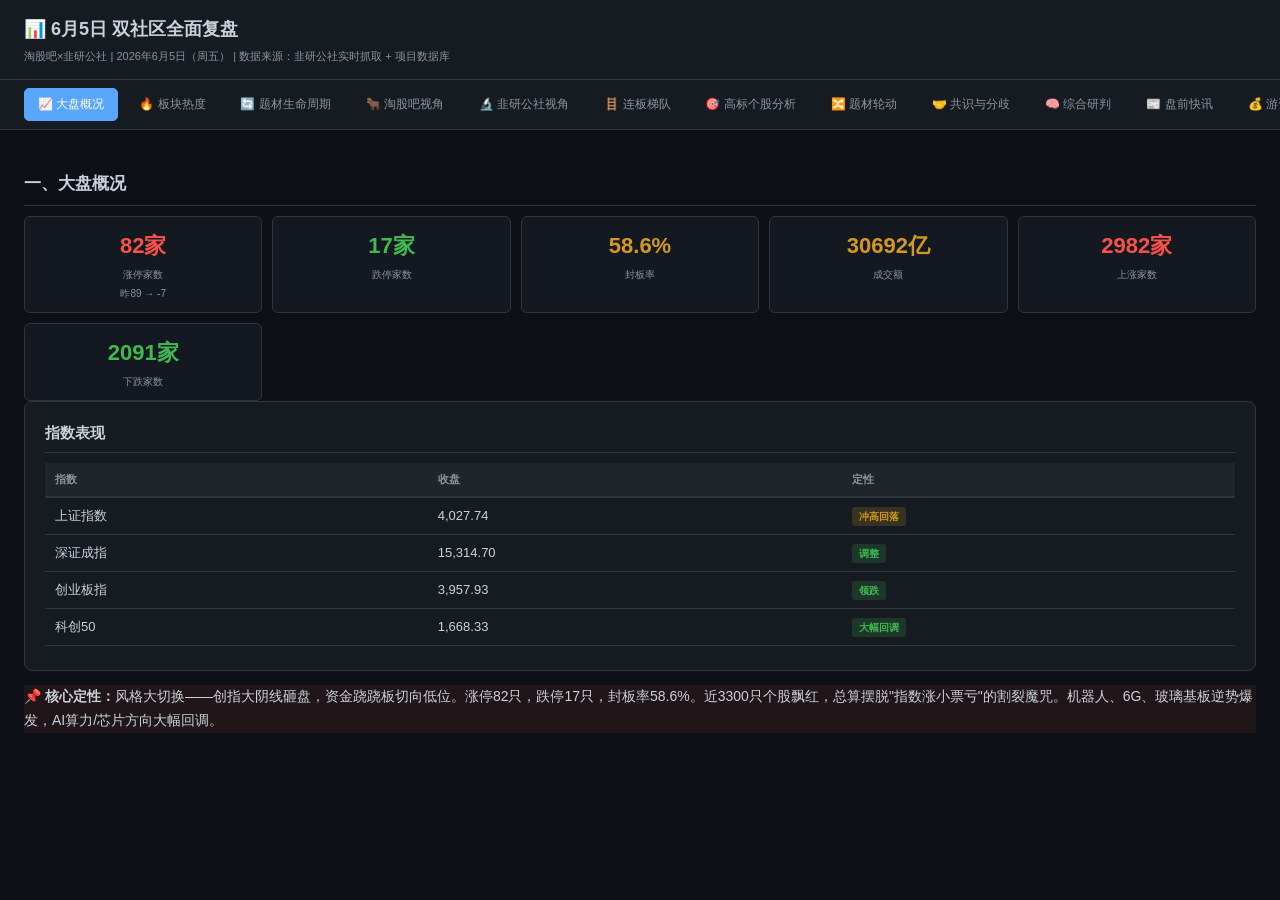
<file: frontend/社区复盘_20260605.html>
<!DOCTYPE html>
<html lang="zh-CN">
<head>
<meta charset="UTF-8">
<meta name="viewport" content="width=device-width,initial-scale=1.0">
<title>6月5日双社区复盘 · 淘股吧×韭研公社</title>
<style>
:root{
  --bg:#0d1117; --card:#161b22; --border:#30363d;
  --text:#c9d1d9; --muted:#8b949e;
  --red:#f85149; --green:#3fb950; --blue:#58a6ff; --gold:#d2991d; --purple:#a371f7;
  --red-bg:rgba(248,81,73,.08); --green-bg:rgba(63,185,80,.08); --blue-bg:rgba(88,166,255,.08); --gold-bg:rgba(210,153,29,.08);
}
*{margin:0;padding:0;box-sizing:border-box}
body{background:var(--bg);color:var(--text);font-family:-apple-system,BlinkMacSystemFont,"PingFang SC","Microsoft YaHei",sans-serif;font-size:14px;line-height:1.7}
a{color:var(--blue);text-decoration:none}
header{background:var(--card);border-bottom:1px solid var(--border);padding:14px 24px;position:sticky;top:0;z-index:100}
header h1{font-size:18px;margin-bottom:2px}
header .meta{font-size:11px;color:var(--muted)}
.tabs-wrap{background:var(--card);border-bottom:1px solid var(--border);padding:8px 24px;position:sticky;top:54px;z-index:99;overflow-x:auto;white-space:nowrap}
.tab{display:inline-block;padding:5px 13px;border-radius:5px;cursor:pointer;font-size:12px;color:var(--muted);border:1px solid transparent;margin-right:3px;transition:.15s}
.tab:hover{color:var(--text);border-color:var(--border)}
.tab.active{background:var(--blue);color:#fff;border-color:var(--blue)}
main{padding:20px 24px;max-width:1500px;margin:0 auto}
.section{display:none}
.section.active{display:block}
.card{background:var(--card);border:1px solid var(--border);border-radius:8px;padding:18px 20px;margin-bottom:14px}
.card h3{font-size:15px;margin-bottom:10px;padding-bottom:6px;border-bottom:1px solid var(--border);display:flex;align-items:center;gap:8px}
.grid2{display:grid;grid-template-columns:repeat(auto-fit,minmax(200px,1fr));gap:10px}
.grid3{display:grid;grid-template-columns:repeat(auto-fit,minmax(300px,1fr));gap:14px}
.stat{background:rgba(22,27,34,.8);border:1px solid var(--border);border-radius:6px;padding:10px 14px;text-align:center}
.stat .v{font-size:22px;font-weight:700}
.stat .l{font-size:10px;color:var(--muted);margin-top:2px}
table{width:100%;border-collapse:collapse;font-size:13px;margin:6px 0}
th{background:rgba(48,54,61,.4);padding:7px 10px;text-align:left;font-weight:600;color:var(--muted);font-size:11px;border-bottom:2px solid var(--border)}
td{padding:7px 10px;border-bottom:1px solid var(--border);vertical-align:top}
tr:hover{background:rgba(48,54,61,.2)}
.tag{display:inline-block;padding:1px 7px;border-radius:3px;font-size:10px;font-weight:700}
.r{background:rgba(248,81,73,.18);color:var(--red)}
.g{background:rgba(63,185,80,.18);color:var(--green)}
.b{background:rgba(88,166,255,.18);color:var(--blue)}
.y{background:rgba(210,153,29,.18);color:var(--gold)}
.p{background:rgba(163,113,247,.18);color:var(--purple)}
.up{color:var(--red)} .dn{color:var(--green)} .ne{color:var(--blue)} .warn{color:var(--gold)}
.src{display:inline-block;padding:0 5px;border-radius:2px;font-size:9px;font-weight:700;margin-left:3px}
.st{background:rgba(248,81,73,.2);color:var(--red)}
.sj{background:rgba(88,166,255,.2);color:var(--blue)}
.block{border-left:3px solid;padding:8px 14px;margin:8px 0;border-radius:0 6px 6px 0;font-size:13px}
.bl-red{border-color:var(--red);background:var(--red-bg)}
.bl-green{border-color:var(--green);background:var(--green-bg)}
.bl-blue{border-color:var(--blue);background:var(--blue-bg)}
.bl-gold{border-color:var(--gold);background:var(--gold-bg)}
.chip{display:inline-block;padding:3px 9px;border-radius:12px;font-size:11px;border:1px solid var(--border);margin:2px}
.chip-up{border-color:var(--red);color:var(--red);background:rgba(248,81,73,.08)}
.chip-dn{border-color:var(--green);color:var(--green);background:rgba(63,185,80,.08)}
.quote{background:rgba(163,113,247,.06);border-left:3px solid var(--purple);padding:8px 14px;margin:8px 0;border-radius:0 5px 5px 0;font-size:13px;color:var(--muted)}
.quote strong{color:var(--purple)}
.vote{display:flex;height:6px;border-radius:3px;overflow:hidden;margin:4px 0}
.v-up{background:var(--red)} .v-dn{background:var(--green)} .v-ne{background:var(--border)}
.v-label{font-size:10px;color:var(--muted)}
.badge{display:inline-block;padding:1px 5px;border-radius:2px;font-size:9px;font-weight:700}
.bg{background:rgba(248,81,73,.2);color:var(--red)}
.br{background:rgba(63,185,80,.2);color:var(--green)}
.bk{background:rgba(88,166,255,.2);color:var(--blue)}
h2{font-size:17px;margin:20px 0 10px;padding-bottom:6px;border-bottom:1px solid var(--border)}
.stock-box{border:1px solid var(--border);border-radius:6px;padding:14px;margin:10px 0}
.stock-box h4{font-size:14px;margin-bottom:6px}
.stock-box .headline{color:var(--muted);font-size:12px;margin-bottom:8px}
</style>
</head>
<body>

<header>
<h1>📊 6月5日 双社区全面复盘</h1>
<div class="meta">淘股吧×韭研公社 | 2026年6月5日（周五） | 数据来源：韭研公社实时抓取 + 项目数据库</div>
</header>

<div class="tabs-wrap">
<div class="tab active" onclick="switchTab('s1')">📈 大盘概况</div>
<div class="tab" onclick="switchTab('s2')">🔥 板块热度</div>
<div class="tab" onclick="switchTab('s3')">🔄 题材生命周期</div>
<div class="tab" onclick="switchTab('s5')">🐂 淘股吧视角</div>
<div class="tab" onclick="switchTab('s6')">🔬 韭研公社视角</div>
<div class="tab" onclick="switchTab('s7')">🪜 连板梯队</div>
<div class="tab" onclick="switchTab('s8')">🎯 高标个股分析</div>
<div class="tab" onclick="switchTab('s9')">🔀 题材轮动</div>
<div class="tab" onclick="switchTab('s10')">🤝 共识与分歧</div>
<div class="tab" onclick="switchTab('s11')">🧠 综合研判</div>
<div class="tab" onclick="switchTab('s0')">📰 盘前快讯</div>
<div class="tab" onclick="switchTab('s13')">💰 游资观察</div>
</div>

<main>

<div class="section" id="s0">
<h2>📰 盘前快讯（6月5日） <span class="src sj">韭:实时抓取</span></h2>
<div class="card">
<h3>今日热点速览</h3>

<div class="bl-red" style="margin-bottom:8px">
<strong>1. 北交所柔性屏、商业航天双热点，化工低位股转型新材料</strong><br>
市场段子： 【瑞华技术】低位化工转身新材料，强势介入塑料黄金，全产业链布局 聚酰亚胺被称为 &quot;塑料黄金&quot;，是塑料价格的天花板。瑞华技术PI研发已全部完成，进入中试阶段，布局 2000吨产能，2027年投产。产品为自主研发，打通产业链布局，主

</div>
<div class="bl-red" style="margin-bottom:8px">
<strong>2. 航天动力投资研报（三）：航天六院液体动力唯一产业化平台，商业航天+液氢双拐点兑现</strong><br>
核心结论前置：航天动力是A股稀缺的国家级液体火箭动力正宗标的，技术端背靠航天六院（国内唯一全谱系液体动力研制院所），产业端同时受益商业航天高密度发射红利、航天级液氢国产化替代红利，改革端子公司市场化改制落地，三重拐点共振，基本面具备极强稀缺

</div>
<div class="bl-red" style="margin-bottom:8px">
<strong>3. 久之洋：光电、商业航天、深海经济、物理ai集一身</strong><br>
一、军工光电：筑牢业绩基本盘 久之洋的核心竞争力源于其在军工光电领域的深厚积淀。公司前身为中国船舶集团第七一七研究所，拥有齐全的军工科研生产资质和二级保密资质，是国内唯一同时掌握 &quot;红外 + 激光 + 光学 + 光纤器件&quot; 全链条技术的军工

</div>
<div class="bl-red" style="margin-bottom:8px">
<strong>4. 6G核心AI梳理</strong><br>
好的，根据您提供的【参考资料】，我已梳理与“6G”概念直接相关的核心公司及产业链信息。以下是处理后的内容： 一、6G产业链核心公司梳理 产业链环节 核心公司 核心逻辑与业务亮点（精炼） 主设备商/标准制定 中兴通讯 全球通信设备巨头及6G标

</div>
<div class="bl-red" style="margin-bottom:8px">
<strong>5. Rubin 架构引爆被动元件超级周期，全产业链机会</strong><br>
Rubin 架构引爆被动元件超级周期，全产业链机会｜ 前言 AI 算力行情从 GPU、PCB 逐步下沉到最不起眼的被动元件，本轮上涨核心驱动只有一个：英伟达 Rubin 新一代 VR200 架构电源革命，单机 BOM 里电阻、电感、MLCC

</div>
<div class="bl-red" style="margin-bottom:8px">
<strong>6. 玻璃基板低位预期差隆华科技：靶材龙头卡位TGV玻璃基板+商业航天</strong><br>
玻璃基板低位预期差 隆华科技「靶材+航天」双主线 TGV种子层溅射靶材需求爆发 × 商业航天PMI泡沫轻量化放量 ▎核心逻辑 国内高纯铜靶材龙头，京东方、天马核心供应商，康宁、三星体系内合作方，TGV种子层溅射靶材需求爆发；同时，旗下兆恒科

</div>
</div>
</div>

<div class="section active" id="s1">
<h2>一、大盘概况</h2>

<div class="grid2">
<div class="stat"><div class="v" style="color:var(--red)">82家</div><div class="l">涨停家数</div><div style="font-size:10px;color:var(--muted);margin-top:2px">昨89 → -7</div></div>
<div class="stat"><div class="v" style="color:var(--green)">17家</div><div class="l">跌停家数</div></div>
<div class="stat"><div class="v" style="color:var(--gold)">58.6%</div><div class="l">封板率</div></div>
<div class="stat"><div class="v" style="color:var(--gold)">30692亿</div><div class="l">成交额</div></div>
<div class="stat"><div class="v" style="color:var(--red)">2982家</div><div class="l">上涨家数</div></div>
<div class="stat"><div class="v" style="color:var(--green)">2091家</div><div class="l">下跌家数</div></div>
</div>

<div class="card">
<h3>指数表现</h3>
<table>
<tr><th>指数</th><th>收盘</th><th>定性</th></tr>
<tr><td>上证指数</td><td>4,027.74</td><td><span class="tag y">冲高回落</span></td></tr>
<tr><td>深证成指</td><td>15,314.70</td><td><span class="tag g">调整</span></td></tr>
<tr><td>创业板指</td><td>3,957.93</td><td><span class="tag g">领跌</span></td></tr>
<tr><td>科创50</td><td>1,668.33</td><td><span class="tag g">大幅回调</span></td></tr>
</table>
</div>

<div class="bl-red">
<strong>📌 核心定性：</strong>风格大切换——创指大阴线砸盘，资金跷跷板切向低位。涨停82只，跌停17只，封板率58.6%。近3300只个股飘红，总算摆脱"指数涨小票亏"的割裂魔咒。机器人、6G、玻璃基板逆势爆发，AI算力/芯片方向大幅回调。
</div>
</div>

<div class="section" id="s2">
<h2>二、板块热度</h2>

<div class="card">
<h3>板块全景</h3>
<table>
<tr><th>板块</th><th>涨停</th><th>阶段</th><th>龙头</th></tr>
<tr><td><strong>通用设备</strong></td><td>8</td><td><span class="tag r">主升</span></td><td>宇环数控/莱伯泰科</td></tr><tr><td><strong>专用设备</strong></td><td>7</td><td><span class="tag r">主升</span></td><td>中重科技(3板)/泰坦股份(2板)</td></tr><tr><td><strong>家居用品</strong></td><td>4</td><td><span class="tag y">活跃</span></td><td>德尔未来/松霖科技</td></tr><tr><td><strong>光学光电</strong></td><td>4</td><td><span class="tag y">活跃</span></td><td>维信诺/凯盛科技</td></tr><tr><td><strong>通信设备</strong></td><td>3</td><td><span class="tag y">活跃</span></td><td>武汉凡谷/东方通信</td></tr><tr><td><strong>电网设备</strong></td><td>3</td><td><span class="tag y">活跃</span></td><td>中超控股/宝胜股份</td></tr><tr><td><strong>玻璃玻纤</strong></td><td>3</td><td><span class="tag y">活跃</span></td><td>三峡新材(2板)/北玻股份</td></tr><tr><td><strong>汽车零部</strong></td><td>3</td><td><span class="tag y">活跃</span></td><td>光洋股份/福达股份</td></tr><tr><td><strong>房地产开</strong></td><td>3</td><td><span class="tag y">活跃</span></td><td>荣安地产/荣丰控股</td></tr><tr><td><strong>化学制品</strong></td><td>3</td><td><span class="tag y">活跃</span></td><td>XD百合花/XD雅运股</td></tr><tr><td><strong>IT服务Ⅱ</strong></td><td>3</td><td><span class="tag y">活跃</span></td><td>能科科技/达实智能</td></tr><tr><td><strong>电机Ⅱ</strong></td><td>2</td><td><span class="tag b">异动</span></td><td>华瑞股份/科力尔</td></tr><tr><td><strong>化学纤维</strong></td><td>2</td><td><span class="tag b">异动</span></td><td>泰和新材/皖维高新</td></tr><tr><td><strong>化学原料</strong></td><td>2</td><td><span class="tag b">异动</span></td><td>三孚股份/金瑞矿业</td></tr><tr><td><strong>冶钢原料</strong></td><td>2</td><td><span class="tag b">异动</span></td><td>方大炭素/广东明珠</td></tr>
</table>
</div>

<div class="card">
<h3>今日热门话题词云 <span class="src sj">韭:实时抓取</span></h3>
<div>
<span class="chip chip-up">玻璃基板</span> <span class="chip chip-up">商业航天</span> <span class="chip chip-up">机器人</span> <span class="chip chip-up">6G</span> <span class="chip chip-up">AI</span> <span class="chip chip-up">电感</span> <span class="chip chip-up">散热</span> <span class="chip chip-up">石墨烯</span>
</div>
</div>
</div>

<div class="section" id="s3">
<h2>三、题材生命周期全景</h2>

<div class="stock-box" style="border-color:var(--green)">
<h4>📊 专用设备 <span class="tag g">启动期</span> <span style="float:right;font-size:13px;color:var(--muted)">总分42.5</span></h4>
<div style="display:flex;gap:8px;flex-wrap:wrap;font-size:11px;margin:4px 0">
<span>价格60.0</span><span>资金28.0</span><span>催化5.0</span><span>热度61.0</span><span>结构73.0</span>
</div>
<div style="margin:4px 0;font-size:12px"><strong>龙头</strong> 中重科技 3板 · <strong>涨停</strong> 7家</div>
</div>
<div class="stock-box" style="border-color:var(--green)">
<h4>📊 玻璃玻纤 <span class="tag g">启动期</span> <span style="float:right;font-size:13px;color:var(--muted)">总分36.4</span></h4>
<div style="display:flex;gap:8px;flex-wrap:wrap;font-size:11px;margin:4px 0">
<span>价格45.0</span><span>资金28.0</span><span>催化5.0</span><span>热度55.0</span><span>结构66.0</span>
</div>
<div style="margin:4px 0;font-size:12px"><strong>龙头</strong> 三峡新材 2板 · <strong>涨停</strong> 3家</div>
</div>
<div class="stock-box" style="border-color:var(--green)">
<h4>📊 通用设备 <span class="tag g">启动期</span> <span style="float:right;font-size:13px;color:var(--muted)">总分35.0</span></h4>
<div style="display:flex;gap:8px;flex-wrap:wrap;font-size:11px;margin:4px 0">
<span>价格50.0</span><span>资金28.0</span><span>催化5.0</span><span>热度55.0</span><span>结构38.0</span>
</div>
<div style="margin:4px 0;font-size:12px"><strong>龙头</strong> 宇环数控 1板 · <strong>涨停</strong> 8家</div>
</div>
<div class="stock-box" style="border-color:var(--blue)">
<h4>📊 通信设备 <span class="tag b">孕育期/预热期</span> <span style="float:right;font-size:13px;color:var(--muted)">总分33.2</span></h4>
<div style="display:flex;gap:8px;flex-wrap:wrap;font-size:11px;margin:4px 0">
<span>价格41.0</span><span>资金28.0</span><span>催化5.0</span><span>热度61.0</span><span>结构38.0</span>
</div>
<div style="margin:4px 0;font-size:12px"><strong>龙头</strong> 武汉凡谷 1板 · <strong>涨停</strong> 3家</div>
</div>
<div class="stock-box" style="border-color:var(--blue)">
<h4>📊 家居用品 <span class="tag b">孕育期/预热期</span> <span style="float:right;font-size:13px;color:var(--muted)">总分32.3</span></h4>
<div style="display:flex;gap:8px;flex-wrap:wrap;font-size:11px;margin:4px 0">
<span>价格41.0</span><span>资金28.0</span><span>催化5.0</span><span>热度55.0</span><span>结构38.0</span>
</div>
<div style="margin:4px 0;font-size:12px"><strong>龙头</strong> 德尔未来 1板 · <strong>涨停</strong> 4家</div>
</div>
<div class="stock-box" style="border-color:var(--blue)">
<h4>📊 光学光电 <span class="tag b">孕育期/预热期</span> <span style="float:right;font-size:13px;color:var(--muted)">总分32.3</span></h4>
<div style="display:flex;gap:8px;flex-wrap:wrap;font-size:11px;margin:4px 0">
<span>价格41.0</span><span>资金28.0</span><span>催化5.0</span><span>热度55.0</span><span>结构38.0</span>
</div>
<div style="margin:4px 0;font-size:12px"><strong>龙头</strong> 维信诺 1板 · <strong>涨停</strong> 4家</div>
</div>
<div class="stock-box" style="border-color:var(--blue)">
<h4>📊 电网设备 <span class="tag b">孕育期/预热期</span> <span style="float:right;font-size:13px;color:var(--muted)">总分32.3</span></h4>
<div style="display:flex;gap:8px;flex-wrap:wrap;font-size:11px;margin:4px 0">
<span>价格41.0</span><span>资金28.0</span><span>催化5.0</span><span>热度55.0</span><span>结构38.0</span>
</div>
<div style="margin:4px 0;font-size:12px"><strong>龙头</strong> 中超控股 1板 · <strong>涨停</strong> 3家</div>
</div>
<div class="stock-box" style="border-color:var(--blue)">
<h4>📊 汽车零部 <span class="tag b">孕育期/预热期</span> <span style="float:right;font-size:13px;color:var(--muted)">总分32.3</span></h4>
<div style="display:flex;gap:8px;flex-wrap:wrap;font-size:11px;margin:4px 0">
<span>价格41.0</span><span>资金28.0</span><span>催化5.0</span><span>热度55.0</span><span>结构38.0</span>
</div>
<div style="margin:4px 0;font-size:12px"><strong>龙头</strong> 光洋股份 1板 · <strong>涨停</strong> 3家</div>
</div>
</div>

<div class="section" id="s5">
<h2>五、社区热门观点（韭研公社实时 TOP10）</h2>

<div class="grid2" style="margin-bottom:12px">
<div class="stat"><div class="v" style="color:var(--red)">4看多</div></div>
<div class="stat"><div class="v" style="color:var(--green)">0看空</div></div>
<div class="stat"><div class="v" style="color:var(--blue)">6中性</div></div>
</div>

<div class="card">
<h3>1. AAAA大A王总2026-06-05 1 — 中性 <span class="tag r">热门帖</span></h3>
<div class="bl-blue">
<strong>北交所柔性屏、商业航天双热点，化工低位股转型新材料</strong><br>
市场段子： 【瑞华技术】低位化工转身新材料，强势介入塑料黄金，全产业链布局 聚酰亚胺被称为 &quot;塑料黄金&quot;，是塑料价格的天花板。瑞华技术PI研发已全部完成，进入中试阶段，布局 2000吨产能，2027年投产。产品为自主研发，打通产业链布局，主打中高端，低成本高毛利。 航空级PI膜是商业航天与太空光伏的
</div>
</div>
<div class="card">
<h3>2. 宜臻論古只买龙头的游资2026-06-0 — 中性 <span class="tag y">讨论帖</span></h3>
<div class="bl-blue">
<strong>航天动力投资研报（三）：航天六院液体动力唯一产业化平台，商业航天+液氢双拐点兑现</strong><br>
核心结论前置：航天动力是A股稀缺的国家级液体火箭动力正宗标的，技术端背靠航天六院（国内唯一全谱系液体动力研制院所），产业端同时受益商业航天高密度发射红利、航天级液氢国产化替代红利，改革端子公司市场化改制落地，三重拐点共振，基本面具备极强稀缺性与确定性。 1、股权与技术壁垒（严谨溯源） 公司直接控股股
</div>
</div>
<div class="card">
<h3>3. 小黄瓜炒辣椒2026-06-05 15: — 看多 <span class="tag y">讨论帖</span></h3>
<div class="bl-red">
<strong>久之洋：光电、商业航天、深海经济、物理ai集一身</strong><br>
一、军工光电：筑牢业绩基本盘 久之洋的核心竞争力源于其在军工光电领域的深厚积淀。公司前身为中国船舶集团第七一七研究所，拥有齐全的军工科研生产资质和二级保密资质，是国内唯一同时掌握 &quot;红外 + 激光 + 光学 + 光纤器件&quot; 全链条技术的军工企业。 海军装备：绝对龙头地位稳固 在海军舰船光电系统领域，
</div>
</div>
<div class="card">
<h3>4. 炒谷养娃2007一路向北的公社达人202 — 看多 <span class="tag b">分享帖</span></h3>
<div class="bl-red">
<strong>6G核心AI梳理</strong><br>
好的，根据您提供的【参考资料】，我已梳理与“6G”概念直接相关的核心公司及产业链信息。以下是处理后的内容： 一、6G产业链核心公司梳理 产业链环节 核心公司 核心逻辑与业务亮点（精炼） 主设备商/标准制定 中兴通讯 全球通信设备巨头及6G标准核心制定者，已全面展开6G端到端系统预研，在RIS、通感算
</div>
</div>
<div class="card">
<h3>5. 参证消息2026-06-05 13:53 — 中性 <span class="tag b">分享帖</span></h3>
<div class="bl-blue">
<strong>Rubin 架构引爆被动元件超级周期，全产业链机会</strong><br>
Rubin 架构引爆被动元件超级周期，全产业链机会｜ 前言 AI 算力行情从 GPU、PCB 逐步下沉到最不起眼的被动元件，本轮上涨核心驱动只有一个：英伟达 Rubin 新一代 VR200 架构电源革命，单机 BOM 里电阻、电感、MLCC 全部量价齐升，用量、单价双双大幅抬升，行业迎来三年最强景气
</div>
</div>
<div class="card">
<h3>6. 路边新闻社不要怂的老司机2026-06- — 看多 <span class="tag b">分享帖</span></h3>
<div class="bl-red">
<strong>玻璃基板低位预期差隆华科技：靶材龙头卡位TGV玻璃基板+商业航天</strong><br>
玻璃基板低位预期差 隆华科技「靶材+航天」双主线 TGV种子层溅射靶材需求爆发 × 商业航天PMI泡沫轻量化放量 ▎核心逻辑 国内高纯铜靶材龙头，京东方、天马核心供应商，康宁、三星体系内合作方，TGV种子层溅射靶材需求爆发；同时，旗下兆恒科技PMI泡沫卡位商业航天轻量化赛道，已配套主要商业航天客户。
</div>
</div>
<div class="card">
<h3>7. 致远趋势中线波段2026-06-04 1 — 中性 <span class="tag b">分享帖</span></h3>
<div class="bl-blue">
<strong>玻璃基板TGV工艺：玻璃（微通孔）为什么这么难？</strong><br>
玻璃基板：首先得在上面打出成千上万个微米级的孔，然后在孔里填满铜，最后还得保证几百度温差下不开裂。 玻璃基板要取代有机基板，英特尔、三星、台积电、英伟达全在押注。但有一个绕不开的死结：为什么这么好、还迟迟没有大规模量产？ 答案就在两个字里：TGV。 TGV，全称Through-Glass Via，玻
</div>
</div>
<div class="card">
<h3>8. 无名小韭735805222026-06- — 中性 <span class="tag b">分享帖</span></h3>
<div class="bl-blue">
<strong>电感涨价风云再起，关注低位的中光防雷，叠加6G！</strong><br>
7月1日起，村田全系列功率电感出厂涨价50%；太阳诱电功率电感紧缺料号现货统一上调150%，常规型号上调35%，7月1日新单执行新报价，日韩原厂停止小批量接单，代理商现货全面锁价惜售。芯片电感为什么要升级：#一方面，高端 GPU、ASIC、TPU 等算力芯片功耗快速提升，供电系统从“能供电”转向“要
</div>
</div>
<div class="card">
<h3>9. muma2026-06-05 14:54 — 看多 <span class="tag b">分享帖</span></h3>
<div class="bl-red">
<strong>明阳电路：玻璃基板+英伟达机器人+6g，今天的三大热点于一身</strong><br>
明阳电路：玻璃基板+英伟达机器人+6g，今天的三大热点于一身 玻璃基板大爆发，明阳电路有玻璃基板工艺技术研发，制备多层玻璃基板，完成样品小试，并交付检测；同时公司玻璃基板压合的方法 机器人今天同样爆涨：【申万机器人】 明阳电路，基于NVIDIA Jetson系列提供载板设计制造，为机器人客户提供定制
</div>
</div>
<div class="card">
<h3>10. hulidion2026-06-05 1 — 中性 <span class="tag b">分享帖</span></h3>
<div class="bl-blue">
<strong>周末发酵新题材英伟达物理ai机器人</strong><br>
12:48:58【英伟达CEO：芯片制造将变得更加自动化。 英伟达可以将机器人技术应用于韩国工业。 机器人将成为韩国的下一个主要支柱产业】 英伟达CEO：芯片制造将变得更加自动化。 英伟达可以将机器人技术应用于韩国工业。 机器人将成为韩国的下一个主要支柱产业。
</div>
</div>
</div>

<div class="section" id="s6">
<h2>六、韭研公社热门研究帖（实时 TOP8）</h2>

<div class="grid2" style="margin-bottom:12px">
<div class="stat"><div class="v" style="color:var(--red)">7看多</div><div class="l">产业深度挖掘</div></div>
<div class="stat"><div class="v" style="color:var(--blue)">1中性</div><div class="l">策略研判</div></div>
</div>

<div class="card">
<h3>1. AAAA大A王总2026-06-05 1 — 北交所柔性屏、商业航天双热点，化工低位股转型新材料 <span class="tag r">商业航天</span></h3>
<div class="bl-red">
市场段子： 【瑞华技术】低位化工转身新材料，强势介入塑料黄金，全产业链布局 聚酰亚胺被称为 &quot;塑料黄金&quot;，是塑料价格的天花板。瑞华技术PI研发已全部完成，进入中试阶段，布局 2000吨产能，2027年投产。产品为自主研发，打通产业链布局，主打中高端，低成本高毛利。 航空级PI膜是商业航天与太空光伏的 &quot;刚需材料&quot;，价同黄金，可作为太空太阳能电池基板，是卫星多层隔热系统、星间链路天线罩、柔性电路基板
</div>
</div>
<div class="card">
<h3>2. 宜臻論古只买龙头的游资2026-06-0 — 航天动力投资研报（三）：航天六院液体动力唯一产业化平台，商业航天+液氢双拐点兑现 <span class="tag r">商业航天</span></h3>
<div class="bl-red">
核心结论前置：航天动力是A股稀缺的国家级液体火箭动力正宗标的，技术端背靠航天六院（国内唯一全谱系液体动力研制院所），产业端同时受益商业航天高密度发射红利、航天级液氢国产化替代红利，改革端子公司市场化改制落地，三重拐点共振，基本面具备极强稀缺性与确定性。 1、股权与技术壁垒（严谨溯源） 公司直接控股股东为西安航天科技工业有限公司，系航天六院专属产业化持股平台，院所与上市公司技术、产业、资源深度绑定。
</div>
</div>
<div class="card">
<h3>3. 小黄瓜炒辣椒2026-06-05 15: — 久之洋：光电、商业航天、深海经济、物理ai集一身 <span class="tag r">光纤</span></h3>
<div class="bl-red">
一、军工光电：筑牢业绩基本盘 久之洋的核心竞争力源于其在军工光电领域的深厚积淀。公司前身为中国船舶集团第七一七研究所，拥有齐全的军工科研生产资质和二级保密资质，是国内唯一同时掌握 &quot;红外 + 激光 + 光学 + 光纤器件&quot; 全链条技术的军工企业。 海军装备：绝对龙头地位稳固 在海军舰船光电系统领域，久之洋拥有不可撼动的市场地位。2025 年，公司在海军舰船光电系统的市占率超过 60%，其红外热成像
</div>
</div>
<div class="card">
<h3>4. 参证消息2026-06-05 13:53 — Rubin 架构引爆被动元件超级周期，全产业链机会 <span class="tag r">MLCC</span></h3>
<div class="bl-red">
Rubin 架构引爆被动元件超级周期，全产业链机会｜ 前言 AI 算力行情从 GPU、PCB 逐步下沉到最不起眼的被动元件，本轮上涨核心驱动只有一个：英伟达 Rubin 新一代 VR200 架构电源革命，单机 BOM 里电阻、电感、MLCC 全部量价齐升，用量、单价双双大幅抬升，行业迎来三年最强景气拐点。大摩拆解 Rubin 整机 BOM 数据落地后，市场资金开始挖掘这条被低估的算力细分主线，钧崴
</div>
</div>
<div class="card">
<h3>5. 路边新闻社不要怂的老司机2026-06- — 玻璃基板低位预期差隆华科技：靶材龙头卡位TGV玻璃基板+商业航天 <span class="tag r">玻璃基板</span></h3>
<div class="bl-red">
玻璃基板低位预期差 隆华科技「靶材+航天」双主线 TGV种子层溅射靶材需求爆发 × 商业航天PMI泡沫轻量化放量 ▎核心逻辑 国内高纯铜靶材龙头，京东方、天马核心供应商，康宁、三星体系内合作方，TGV种子层溅射靶材需求爆发；同时，旗下兆恒科技PMI泡沫卡位商业航天轻量化赛道，已配套主要商业航天客户。双赛道高景气共振，估值存在显著预期差。 一传统主业稳中有进，面板靶材基本盘扎实 公司传统业务涵盖节能
</div>
</div>
<div class="card">
<h3>6. 致远趋势中线波段2026-06-04 1 — 玻璃基板TGV工艺：玻璃（微通孔）为什么这么难？ <span class="tag r">玻璃基板</span></h3>
<div class="bl-red">
玻璃基板：首先得在上面打出成千上万个微米级的孔，然后在孔里填满铜，最后还得保证几百度温差下不开裂。 玻璃基板要取代有机基板，英特尔、三星、台积电、英伟达全在押注。但有一个绕不开的死结：为什么这么好、还迟迟没有大规模量产？ 答案就在两个字里：TGV。 TGV，全称Through-Glass Via，玻璃通孔。它是玻璃基板的&quot;任督二脉&quot;——没有它，玻璃就是一块普通的玻璃板，做不了芯片封装。而TGV恰恰
</div>
</div>
<div class="card">
<h3>7. 无名小韭735805222026-06- — 电感涨价风云再起，关注低位的中光防雷，叠加6G！ <span class="tag r">6G</span></h3>
<div class="bl-red">
7月1日起，村田全系列功率电感出厂涨价50%；太阳诱电功率电感紧缺料号现货统一上调150%，常规型号上调35%，7月1日新单执行新报价，日韩原厂停止小批量接单，代理商现货全面锁价惜售。芯片电感为什么要升级：#一方面，高端 GPU、ASIC、TPU 等算力芯片功耗快速提升，供电系统从“能供电”转向“要在极短时间内稳定供电”。#另一方面，VPD 把供电模块进一步靠近芯片，降低供电路径阻抗。两者共同推动
</div>
</div>
<div class="card">
<h3>8. muma2026-06-05 14:54 — 明阳电路：玻璃基板+英伟达机器人+6g，今天的三大热点于一身 <span class="tag r">机器人</span></h3>
<div class="bl-red">
明阳电路：玻璃基板+英伟达机器人+6g，今天的三大热点于一身 玻璃基板大爆发，明阳电路有玻璃基板工艺技术研发，制备多层玻璃基板，完成样品小试，并交付检测；同时公司玻璃基板压合的方法 机器人今天同样爆涨：【申万机器人】 明阳电路，基于NVIDIA Jetson系列提供载板设计制造，为机器人客户提供定制化解决方案，价值量数千元 6g受消息面刺激大涨，明阳电路在6G研发领域有参与部分客户的PCB样品设计
</div>
</div>
</div>

<div class="section" id="s7">
<h2>七、连板梯队</h2>

<div class="card">
<h3>今日连板全表</h3>
<table>
<tr><th>梯队</th><th>标的</th><th>板块</th><th>强度</th></tr>
<tr><td><span class="tag bg">5板</span></td><td><strong>大有能源</strong></td><td>煤炭开采</td><td><span class="tag r">强</span></td></tr><tr><td><span class="tag br">3板</span></td><td><strong>中重科技</strong></td><td>专用设备</td><td><span class="tag y">中</span></td></tr><tr><td><span class="tag br">2板</span></td><td><strong>祥和实业</strong></td><td>轨交设备</td><td><span class="tag y">中</span></td></tr><tr><td><span class="tag br">2板</span></td><td><strong>凤凰航运</strong></td><td>航运港口</td><td><span class="tag y">中</span></td></tr><tr><td><span class="tag br">2板</span></td><td><strong>泰坦股份</strong></td><td>专用设备</td><td><span class="tag y">中</span></td></tr><tr><td><span class="tag br">2板</span></td><td><strong>三峡新材</strong></td><td>玻璃玻纤</td><td><span class="tag y">中</span></td></tr><tr><td><span class="tag br">1板</span></td><td><strong>天娱数科</strong></td><td>广告营销</td><td><span class="tag b">弱</span></td></tr><tr><td><span class="tag br">1板</span></td><td><strong>新华网</strong></td><td>数字媒体</td><td><span class="tag b">弱</span></td></tr><tr><td><span class="tag br">1板</span></td><td><strong>能科科技</strong></td><td>IT服务Ⅱ</td><td><span class="tag b">弱</span></td></tr><tr><td><span class="tag br">1板</span></td><td><strong>达实智能</strong></td><td>IT服务Ⅱ</td><td><span class="tag b">弱</span></td></tr><tr><td><span class="tag br">1板</span></td><td><strong>中超控股</strong></td><td>电网设备</td><td><span class="tag b">弱</span></td></tr><tr><td><span class="tag br">1板</span></td><td><strong>中青宝</strong></td><td>IT服务Ⅱ</td><td><span class="tag b">弱</span></td></tr><tr><td><span class="tag br">1板</span></td><td><strong>步步高</strong></td><td>一般零售</td><td><span class="tag b">弱</span></td></tr><tr><td><span class="tag br">1板</span></td><td><strong>宇环数控</strong></td><td>通用设备</td><td><span class="tag b">弱</span></td></tr><tr><td><span class="tag br">1板</span></td><td><strong>荣安地产</strong></td><td>房地产开</td><td><span class="tag b">弱</span></td></tr><tr><td><span class="tag br">1板</span></td><td><strong>中百集团</strong></td><td>一般零售</td><td><span class="tag b">弱</span></td></tr><tr><td><span class="tag br">1板</span></td><td><strong>莱伯泰科</strong></td><td>通用设备</td><td><span class="tag b">弱</span></td></tr><tr><td><span class="tag br">1板</span></td><td><strong>方大炭素</strong></td><td>冶钢原料</td><td><span class="tag b">弱</span></td></tr><tr><td><span class="tag br">1板</span></td><td><strong>武汉凡谷</strong></td><td>通信设备</td><td><span class="tag b">弱</span></td></tr><tr><td><span class="tag br">1板</span></td><td><strong>东方通信</strong></td><td>通信设备</td><td><span class="tag b">弱</span></td></tr><tr><td><span class="tag br">1板</span></td><td><strong>三孚股份</strong></td><td>化学原料</td><td><span class="tag b">弱</span></td></tr><tr><td><span class="tag br">1板</span></td><td><strong>维信诺</strong></td><td>光学光电</td><td><span class="tag b">弱</span></td></tr><tr><td><span class="tag br">1板</span></td><td><strong>XD百合花</strong></td><td>化学制品</td><td><span class="tag b">弱</span></td></tr><tr><td><span class="tag br">1板</span></td><td><strong>北玻股份</strong></td><td>玻璃玻纤</td><td><span class="tag b">弱</span></td></tr><tr><td><span class="tag br">1板</span></td><td><strong>荣丰控股</strong></td><td>房地产开</td><td><span class="tag b">弱</span></td></tr><tr><td><span class="tag br">1板</span></td><td><strong>凯盛科技</strong></td><td>光学光电</td><td><span class="tag b">弱</span></td></tr><tr><td><span class="tag br">1板</span></td><td><strong>宝胜股份</strong></td><td>电网设备</td><td><span class="tag b">弱</span></td></tr><tr><td><span class="tag br">1板</span></td><td><strong>金瑞矿业</strong></td><td>化学原料</td><td><span class="tag b">弱</span></td></tr><tr><td><span class="tag br">1板</span></td><td><strong>创远信科</strong></td><td>通用设备</td><td><span class="tag b">弱</span></td></tr><tr><td><span class="tag br">1板</span></td><td><strong>泰和新材</strong></td><td>化学纤维</td><td><span class="tag b">弱</span></td></tr><tr><td><span class="tag br">1板</span></td><td><strong>神剑股份</strong></td><td>塑料</td><td><span class="tag b">弱</span></td></tr><tr><td><span class="tag br">1板</span></td><td><strong>广东明珠</strong></td><td>冶钢原料</td><td><span class="tag b">弱</span></td></tr><tr><td><span class="tag br">1板</span></td><td><strong>江南新材</strong></td><td>金属新材</td><td><span class="tag b">弱</span></td></tr><tr><td><span class="tag br">1板</span></td><td><strong>华瑞股份</strong></td><td>电机Ⅱ</td><td><span class="tag b">弱</span></td></tr><tr><td><span class="tag br">1板</span></td><td><strong>安彩高科</strong></td><td>光伏设备</td><td><span class="tag b">弱</span></td></tr><tr><td><span class="tag br">1板</span></td><td><strong>阳光股份</strong></td><td>房地产开</td><td><span class="tag b">弱</span></td></tr><tr><td><span class="tag br">1板</span></td><td><strong>上海亚虹</strong></td><td>专用设备</td><td><span class="tag b">弱</span></td></tr><tr><td><span class="tag br">1板</span></td><td><strong>皖维高新</strong></td><td>化学纤维</td><td><span class="tag b">弱</span></td></tr><tr><td><span class="tag br">1板</span></td><td><strong>怡 亚 通</strong></td><td>贸易Ⅱ</td><td><span class="tag b">弱</span></td></tr><tr><td><span class="tag br">1板</span></td><td><strong>江化微</strong></td><td>电子化学</td><td><span class="tag b">弱</span></td></tr><tr><td><span class="tag br">1板</span></td><td><strong>耀皮玻璃</strong></td><td>玻璃玻纤</td><td><span class="tag b">弱</span></td></tr><tr><td><span class="tag br">1板</span></td><td><strong>智能自控</strong></td><td>通用设备</td><td><span class="tag b">弱</span></td></tr><tr><td><span class="tag br">1板</span></td><td><strong>江顺科技</strong></td><td>专用设备</td><td><span class="tag b">弱</span></td></tr><tr><td><span class="tag br">1板</span></td><td><strong>雷曼光电</strong></td><td>光学光电</td><td><span class="tag b">弱</span></td></tr><tr><td><span class="tag br">1板</span></td><td><strong>芯瑞达</strong></td><td>光学光电</td><td><span class="tag b">弱</span></td></tr><tr><td><span class="tag br">1板</span></td><td><strong>万控智造</strong></td><td>电网设备</td><td><span class="tag b">弱</span></td></tr><tr><td><span class="tag br">1板</span></td><td><strong>德尔未来</strong></td><td>家居用品</td><td><span class="tag b">弱</span></td></tr><tr><td><span class="tag br">1板</span></td><td><strong>津膜科技</strong></td><td>环境治理</td><td><span class="tag b">弱</span></td></tr><tr><td><span class="tag br">1板</span></td><td><strong>曙光股份</strong></td><td>商用车</td><td><span class="tag b">弱</span></td></tr><tr><td><span class="tag br">1板</span></td><td><strong>顺络电子</strong></td><td>元件</td><td><span class="tag b">弱</span></td></tr><tr><td><span class="tag br">1板</span></td><td><strong>贵广网络</strong></td><td>电视广播</td><td><span class="tag b">弱</span></td></tr><tr><td><span class="tag br">1板</span></td><td><strong>百傲化学</strong></td><td>农化制品</td><td><span class="tag b">弱</span></td></tr><tr><td><span class="tag br">1板</span></td><td><strong>绿的谐波</strong></td><td>自动化设</td><td><span class="tag b">弱</span></td></tr><tr><td><span class="tag br">1板</span></td><td><strong>松霖科技</strong></td><td>家居用品</td><td><span class="tag b">弱</span></td></tr><tr><td><span class="tag br">1板</span></td><td><strong>光洋股份</strong></td><td>汽车零部</td><td><span class="tag b">弱</span></td></tr><tr><td><span class="tag br">1板</span></td><td><strong>青鸟智控</strong></td><td>专用设备</td><td><span class="tag b">弱</span></td></tr><tr><td><span class="tag br">1板</span></td><td><strong>丰光精密</strong></td><td>通用设备</td><td><span class="tag b">弱</span></td></tr><tr><td><span class="tag br">1板</span></td><td><strong>炜冈科技</strong></td><td>专用设备</td><td><span class="tag b">弱</span></td></tr><tr><td><span class="tag br">1板</span></td><td><strong>冠龙节能</strong></td><td>通用设备</td><td><span class="tag b">弱</span></td></tr><tr><td><span class="tag br">1板</span></td><td><strong>东土科技</strong></td><td>通信设备</td><td><span class="tag b">弱</span></td></tr><tr><td><span class="tag br">1板</span></td><td><strong>福达股份</strong></td><td>汽车零部</td><td><span class="tag b">弱</span></td></tr><tr><td><span class="tag br">1板</span></td><td><strong>科力尔</strong></td><td>电机Ⅱ</td><td><span class="tag b">弱</span></td></tr><tr><td><span class="tag br">1板</span></td><td><strong>银宝山新</strong></td><td>专用设备</td><td><span class="tag b">弱</span></td></tr><tr><td><span class="tag br">1板</span></td><td><strong>中大力德</strong></td><td>通用设备</td><td><span class="tag b">弱</span></td></tr><tr><td><span class="tag br">1板</span></td><td><strong>家联科技</strong></td><td>家居用品</td><td><span class="tag b">弱</span></td></tr><tr><td><span class="tag br">1板</span></td><td><strong>XD雅运股</strong></td><td>化学制品</td><td><span class="tag b">弱</span></td></tr><tr><td><span class="tag br">1板</span></td><td><strong>天安新材</strong></td><td>家居用品</td><td><span class="tag b">弱</span></td></tr><tr><td><span class="tag br">1板</span></td><td><strong>爱普股份</strong></td><td>化学制品</td><td><span class="tag b">弱</span></td></tr><tr><td><span class="tag br">1板</span></td><td><strong>中天火箭</strong></td><td>航天装备</td><td><span class="tag b">弱</span></td></tr><tr><td><span class="tag br">1板</span></td><td><strong>金帝股份</strong></td><td>通用设备</td><td><span class="tag b">弱</span></td></tr><tr><td><span class="tag br">1板</span></td><td><strong>亚泰集团</strong></td><td>综合Ⅱ</td><td><span class="tag b">弱</span></td></tr><tr><td><span class="tag br">1板</span></td><td><strong>三星新材</strong></td><td>家电零部</td><td><span class="tag b">弱</span></td></tr><tr><td><span class="tag br">1板</span></td><td><strong>浙江黎明</strong></td><td>汽车零部</td><td><span class="tag b">弱</span></td></tr>
</table>
</div>

<div class="card">
<h3>热点题材涨停分布</h3>
<table>
<tr><th>题材</th><th>涨停家数</th><th>最高板</th><th>代表个股</th></tr>
<tr><td>通用设备</td><td class="up">8</td><td>1板</td><td>宇环数控</td></tr><tr><td>专用设备</td><td class="up">7</td><td>3板</td><td>中重科技</td></tr><tr><td>家居用品</td><td class="up">4</td><td>1板</td><td>德尔未来</td></tr><tr><td>光学光电</td><td class="up">4</td><td>1板</td><td>维信诺</td></tr><tr><td>通信设备</td><td class="up">3</td><td>1板</td><td>武汉凡谷</td></tr><tr><td>电网设备</td><td class="up">3</td><td>1板</td><td>中超控股</td></tr><tr><td>玻璃玻纤</td><td class="up">3</td><td>2板</td><td>三峡新材</td></tr><tr><td>汽车零部</td><td class="up">3</td><td>1板</td><td>光洋股份</td></tr><tr><td>房地产开</td><td class="up">3</td><td>1板</td><td>荣安地产</td></tr><tr><td>化学制品</td><td class="up">3</td><td>1板</td><td>XD百合花</td></tr>
</table>
</div>
</div>

<div class="section" id="s8">
<h2>八、高标个股分析（≥3板）</h2>

<div class="stock-box" style="border-color:var(--red)">
<h4>⭐ 大有能源（5板）· 煤炭开采 <span class="tag r">高度标</span></h4>
<table>
<tr><th style="width:80px">维度</th><th>分析</th></tr>
<tr><td>涨停时间</td><td>09:36</td></tr>
<tr><td>板块地位</td><td>煤炭开采方向龙头，5板高度</td></tr>
<tr><td>强度</td><td><span class="tag r">超强</span></td></tr>
</table>
</div>
<div class="stock-box" style="border-color:var(--gold)">
<h4>⭐ 中重科技（3板）· 专用设备 <span class="tag y">高度标</span></h4>
<table>
<tr><th style="width:80px">维度</th><th>分析</th></tr>
<tr><td>涨停时间</td><td>10:43</td></tr>
<tr><td>板块地位</td><td>专用设备方向龙头，3板高度</td></tr>
<tr><td>强度</td><td><span class="tag y">强</span></td></tr>
</table>
</div>
</div>

<div class="section" id="s9">
<h2>九、题材轮动逻辑</h2>

<div class="card">
<h3>今日轮动格局</h3>
<table>
<tr><th>方向</th><th>龙头</th><th>阶段</th><th>强度评分</th></tr>
<tr><td><strong>专用设备</strong></td><td>中重科技</td><td>启动期</td><td class="up">19.2</td></tr><tr><td><strong>玻璃玻纤</strong></td><td>三峡新材</td><td>启动期</td><td class="up">14.4</td></tr><tr><td><strong>通用设备</strong></td><td>宇环数控</td><td>启动期</td><td class="up">14.4</td></tr><tr><td><strong>家居用品</strong></td><td>德尔未来</td><td>孕育期/预热期</td><td class="up">12.0</td></tr><tr><td><strong>光学光电</strong></td><td>维信诺</td><td>孕育期/预热期</td><td class="up">12.0</td></tr><tr><td><strong>汽车零部</strong></td><td>光洋股份</td><td>孕育期/预热期</td><td class="up">12.0</td></tr><tr><td><strong>通信设备</strong></td><td></td><td>未知</td><td class="up">0.0</td></tr><tr><td><strong>电网设备</strong></td><td></td><td>未知</td><td class="up">0.0</td></tr>
</table>
</div>

<div class="card">
<h3>热点题材热度排行 <span class="src sj">韭研公社</span></h3>
<div>
<span class="chip chip-up">玻璃基板</span> <span class="chip chip-up">商业航天</span> <span class="chip chip-up">机器人</span> <span class="chip chip-dn">6G</span> <span class="chip chip-dn">AI</span> <span class="chip chip-dn">电感</span> <span class="chip chip-dn">散热</span> <span class="chip chip-dn">石墨烯</span>
</div>
</div>
</div>

<div class="section" id="s10">
<h2>十、社区共识与分歧</h2>

<div class="card">
<h3>看多/看空/中性 分布</h3>
<div class="vote"><div class="v-up" style="width:40%"></div><div class="v-dn" style="width:0%"></div><div class="v-ne" style="width:60%"></div></div>
<div class="v-label">看多4 · 看空0 · 中性6</div>
</div>

<div class="card">
<h3>热点题材多空研判</h3>
<table>
<tr><th>题材</th><th>热度排名</th><th>社区态度</th></tr>
<tr><td>玻璃基板</td><td>1</td><td><span class="tag r">偏多</span></td></tr><tr><td>商业航天</td><td>2</td><td><span class="tag r">偏多</span></td></tr><tr><td>机器人</td><td>3</td><td><span class="tag r">偏多</span></td></tr><tr><td>6G</td><td>4</td><td><span class="tag y">中性</span></td></tr><tr><td>AI</td><td>5</td><td><span class="tag y">中性</span></td></tr><tr><td>电感</td><td>6</td><td><span class="tag y">中性</span></td></tr><tr><td>散热</td><td>7</td><td><span class="tag y">中性</span></td></tr><tr><td>石墨烯</td><td>8</td><td><span class="tag y">中性</span></td></tr>
</table>
</div>
</div>

<div class="section" id="s11">
<h2>十一、综合研判</h2>

<div class="card">
<h3>判定框架</h3>
<table>
<tr><th>因子</th><th>数据</th><th>判定</th></tr>
<tr><td>涨停/跌停比</td><td>82/17=高</td><td><span class="tag y">正常</span></td></tr>
<tr><td>封板率</td><td>58.6%</td><td><span class="tag g">偏弱</span></td></tr>
<tr><td>连板高度</td><td>5板</td><td><span class="tag r">正常</span></td></tr>
<tr><td>成交额</td><td>30692亿</td><td><span class="tag r">活跃</span></td></tr>
<tr><td>情绪周期</td><td>风格切换</td><td><span class="tag y">混沌转机</span></td></tr>
</table>
<div style="background:rgba(210,153,29,.12);border:2px solid var(--gold);border-radius:8px;padding:16px 20px;margin-top:14px;text-align:center">
<div style="font-size:28px;font-weight:900;color:var(--gold);margin-bottom:6px">⚡ 综合判定：风格切换期</div>
<div style="font-size:15px;color:var(--text);line-height:2">
AI算力/芯片大幅回调，资金跷跷板切向机器人、6G、玻璃基板等低位新方向<br>
创业板大跌但近3300家上涨——"假指数，真赚钱"<br>
<span style="color:var(--gold);font-weight:700">关注新方向持续性：机器人+玻璃基板能否成为新主线</span>
</div>
</div>
</div>
</div>

<div class="section" id="s13">
<h2>💰 游资观察 — 韭研公社热门博主</h2>

<div class="grid2" style="margin-bottom:12px">
<div class="stat"><div class="v" style="color:var(--red)">7篇看多</div><div class="l">产业挖掘派</div></div>
<div class="stat"><div class="v" style="color:var(--blue)">3篇策略</div><div class="l">数据研判派</div></div>
</div>

<div class="card">
<h3>今日热门博主 TOP10 <span class="src sj">韭:实时热榜</span></h3>
<table>
<tr><th>排名</th><th>博主</th><th>方向</th><th>核心观点</th></tr>
<tr><td>1</td><td><strong>AAAA大A王总2026</strong></td><td><span class="tag b">中性</span></td><td style="font-size:11px">北交所柔性屏、商业航天双热点，化工低位股转型新材料</td></tr><tr><td>2</td><td><strong>宜臻論古只买龙头的游资2</strong></td><td><span class="tag b">中性</span></td><td style="font-size:11px">航天动力投资研报（三）：航天六院液体动力唯一产业化平台，商业航天+液氢双拐点兑现</td></tr><tr><td>3</td><td><strong>小黄瓜炒辣椒2026-0</strong></td><td><span class="tag r">看多</span></td><td style="font-size:11px">久之洋：光电、商业航天、深海经济、物理ai集一身</td></tr><tr><td>4</td><td><strong>炒谷养娃2007一路向北</strong></td><td><span class="tag r">看多</span></td><td style="font-size:11px">6G核心AI梳理</td></tr><tr><td>5</td><td><strong>参证消息2026-06-</strong></td><td><span class="tag b">中性</span></td><td style="font-size:11px">Rubin 架构引爆被动元件超级周期，全产业链机会</td></tr><tr><td>6</td><td><strong>路边新闻社不要怂的老司机</strong></td><td><span class="tag r">看多</span></td><td style="font-size:11px">玻璃基板低位预期差隆华科技：靶材龙头卡位TGV玻璃基板+商业航天</td></tr><tr><td>7</td><td><strong>致远趋势中线波段2026</strong></td><td><span class="tag b">中性</span></td><td style="font-size:11px">玻璃基板TGV工艺：玻璃（微通孔）为什么这么难？</td></tr><tr><td>8</td><td><strong>无名小韭73580522</strong></td><td><span class="tag b">中性</span></td><td style="font-size:11px">电感涨价风云再起，关注低位的中光防雷，叠加6G！</td></tr><tr><td>9</td><td><strong>muma2026-06-</strong></td><td><span class="tag r">看多</span></td><td style="font-size:11px">明阳电路：玻璃基板+英伟达机器人+6g，今天的三大热点于一身</td></tr><tr><td>10</td><td><strong>hulidion2026</strong></td><td><span class="tag b">中性</span></td><td style="font-size:11px">周末发酵新题材英伟达物理ai机器人</td></tr>
</table>
</div>
</div>

<main>
<script>
function switchTab(id) {
  document.querySelectorAll('.section').forEach(function(s) { s.classList.remove('active'); });
  document.querySelectorAll('.tab').forEach(function(t) { t.classList.remove('active'); });
  var el = document.getElementById(id);
  if (el) el.classList.add('active');
  if (event && event.target) event.target.classList.add('active');
}
</script>
</body>
</html>
</file>
